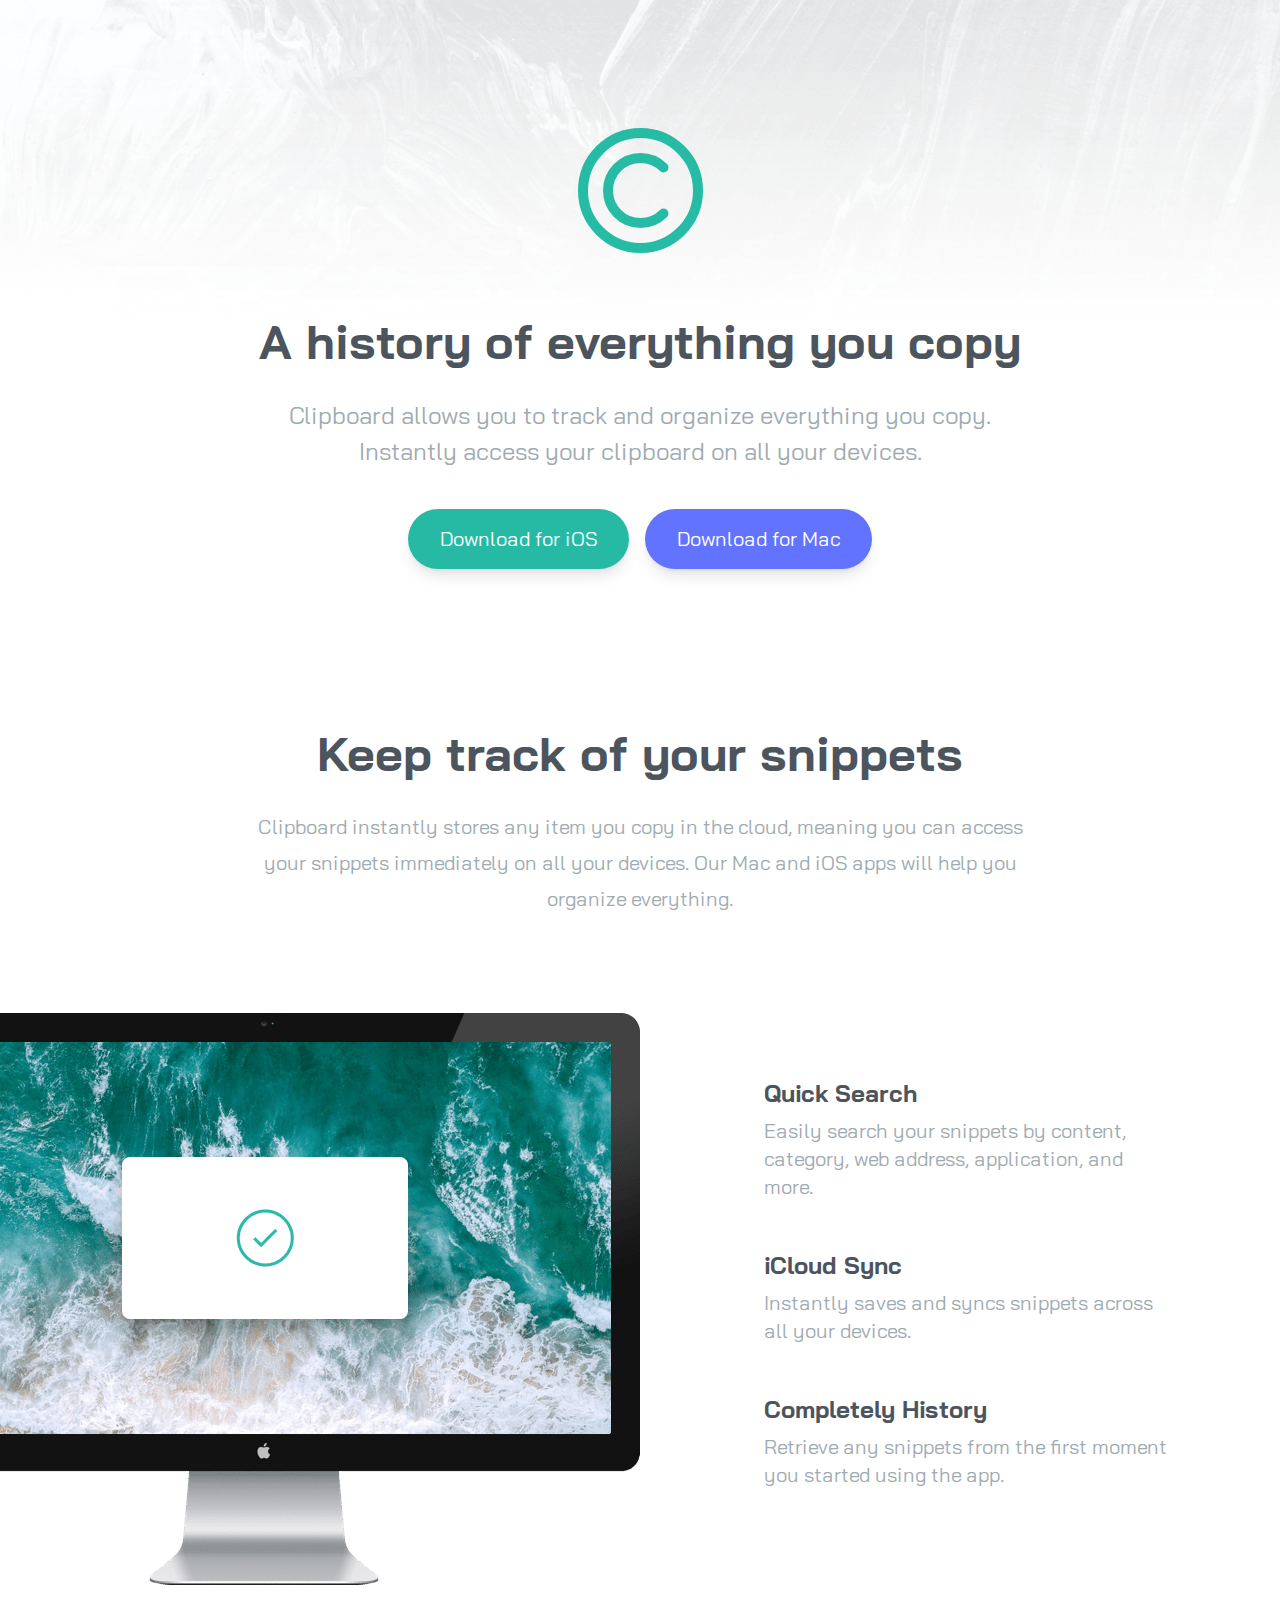
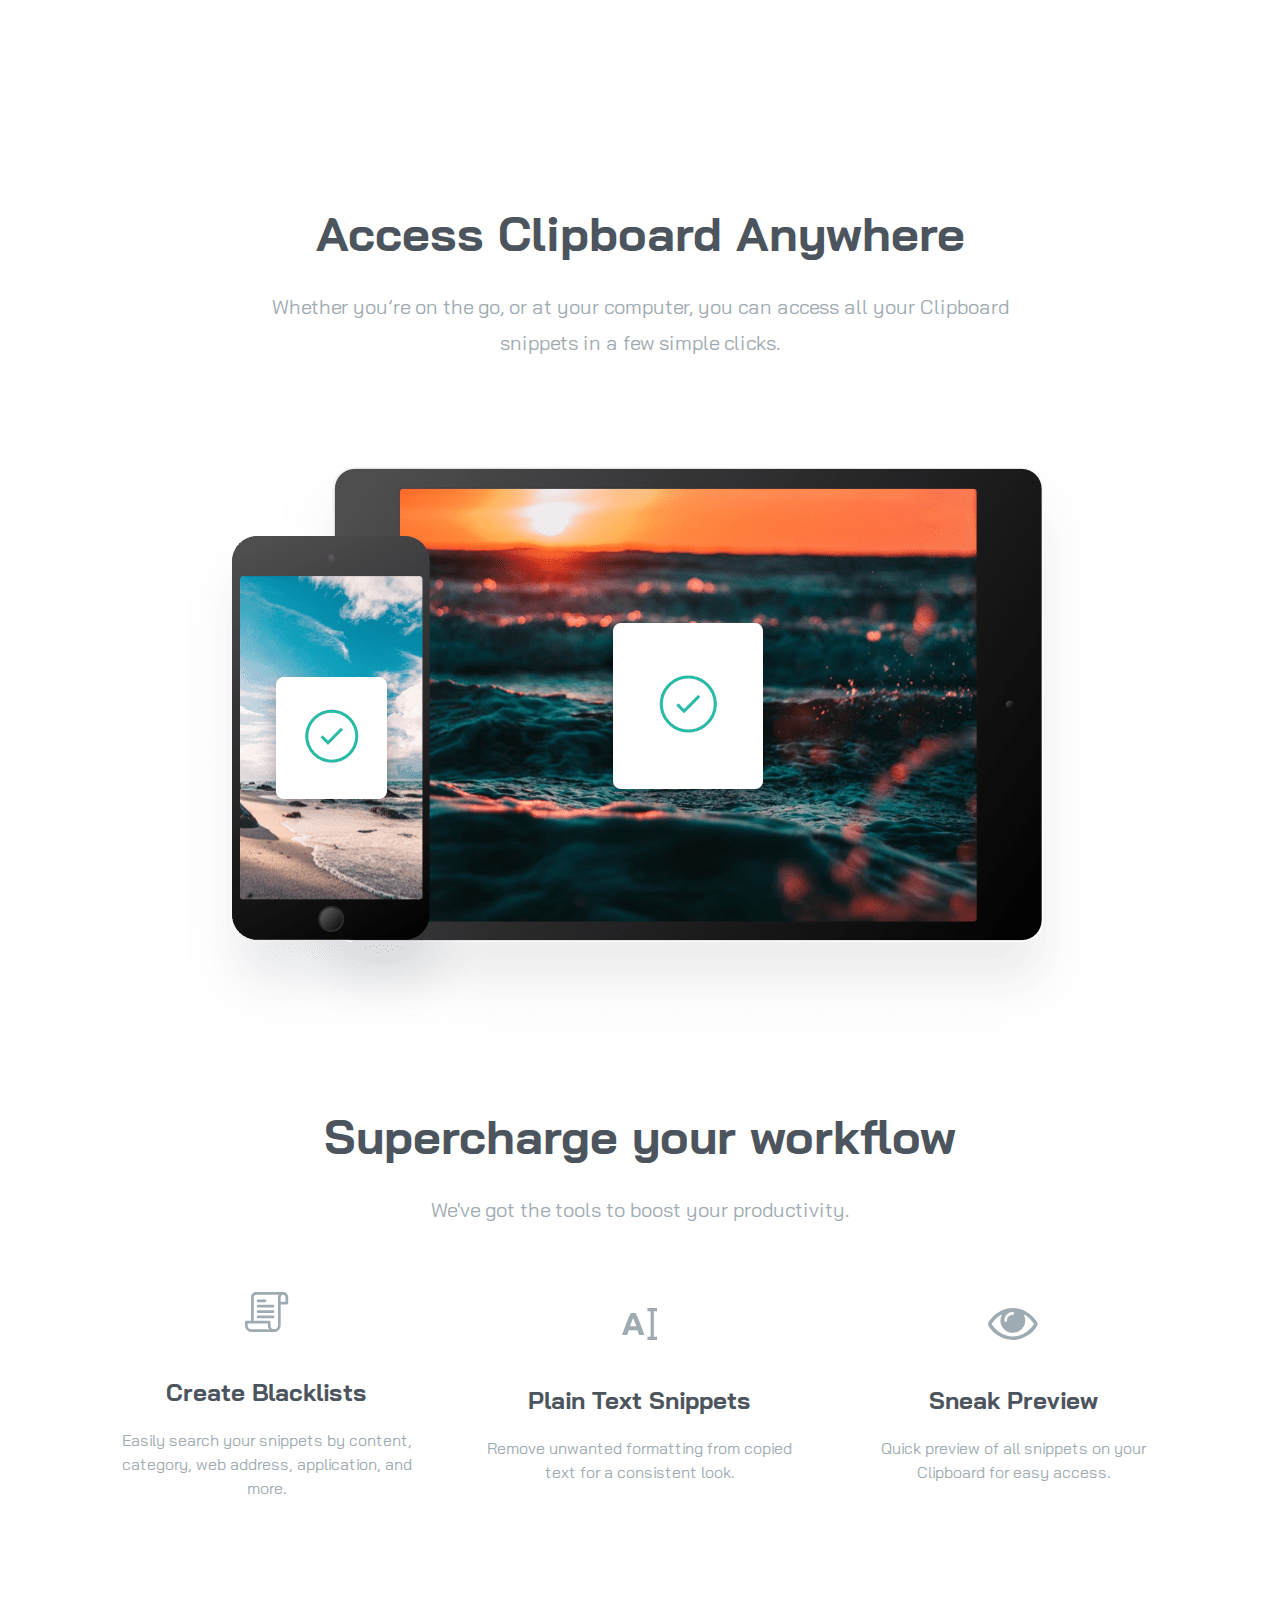
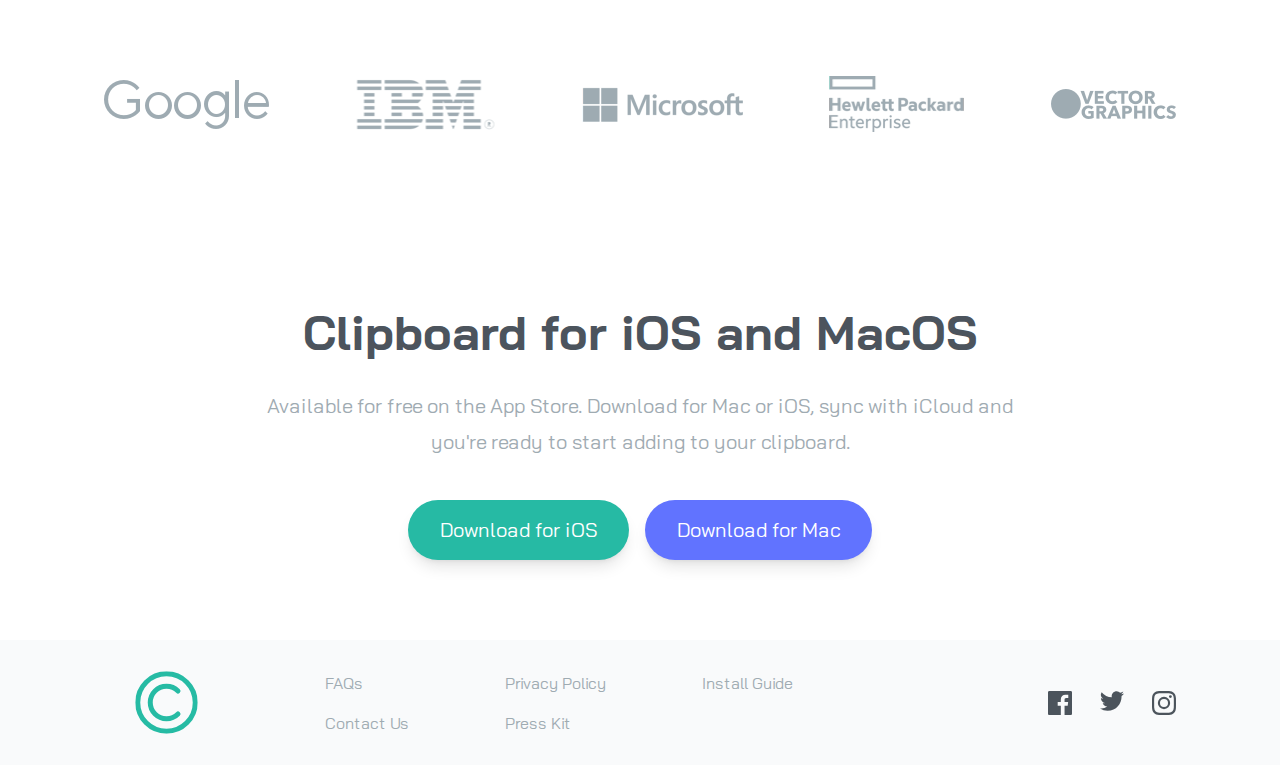
<file: clipboardProject/index.html>
<!DOCTYPE html>
<html lang="en">
  <head>
    <meta charset="UTF-8" />
    <meta http-equiv="X-UA-Compatible" content="IE=edge" />
    <meta name="viewport" content="width=device-width, initial-scale=1.0" />
    <link rel="preconnect" href="https://fonts.googleapis.com" />
    <link rel="preconnect" href="https://fonts.gstatic.com" crossorigin />
    <link
      href="https://fonts.googleapis.com/css2?family=Bai+Jamjuree:wght@400;600&display=swap"
      rel="stylesheet"
    />

    <link rel="stylesheet" href="css/style.css" />
    <title>Clipboard Website</title>
  </head>
  <body>
    <!-- Hero Section -->
    <section id="hero">
      <div class="section-container mb-40 pt-16">
        <img src="images/logo.svg" alt="" class="mx-auto my-16" />

        <h3>A history of everything you copy</h3>

        <p class="section-content mb-10 text-2xl">
          Clipboard allows you to track and organize everything you copy.
          Instantly access your clipboard on all your devices.
        </p>

        <!-- Button Container -->
        <div class="button-container">
          <a
            href="#"
            class="p-4 px-8 rounded-full shadow-lg bg-strongCyan duration-200 hover:opacity-80"
          >
            Download for iOS
          </a>
          <a
            href="#"
            class="p-4 px-8 rounded-full shadow-lg bg-lightBlue duration-200 hover:opacity-80"
          >
            Download for Mac
          </a>
        </div>
      </div>
    </section>

    <!-- Snippets Section -->
    <section id="snippets">
      <div class="section-container my-20">
        <h3>Keep track of your snippets</h3>
        <p class="section-content mb-24 text-xl">
          Clipboard instantly stores any item you copy in the cloud, meaning you
          can access your snippets immediately on all your devices. Our Mac and
          iOS apps will help you organize everything.
        </p>
      </div>
    </section>

    <!-- Features Section -->
    <section id="features">
      <div class="section-container my-20">
        <div class="relative flex flex-col md:flex-row md:space-x-32">
          <!-- Image -->
          <div class="md:w-1/2">
            <img
              src="images/image-computer.png"
              alt=""
              class="md:absolute top-0 right-[50%]"
            />
          </div>

          <!-- Items Container -->
          <div
            class="flex flex-col mt-16 mb-24 space-y-12 text-xl md:w-1/2 md:mb-60 md:text-left md:pl-16"
          >
            <!-- Item 1 -->
            <div>
              <h5>Quick Search</h5>
              <p class="max-w-md text-grayishBlue">
                Easily search your snippets by content, category, web address,
                application, and more.
              </p>
            </div>
            <!-- Item 2 -->
            <div>
              <h5>iCloud Sync</h5>
              <p class="max-w-md text-grayishBlue">
                Instantly saves and syncs snippets across all your devices.
              </p>
            </div>
            <!-- Item 3 -->
            <div>
              <h5>Completely History</h5>
              <p class="max-w-md text-grayishBlue">
                Retrieve any snippets from the first moment you started using
                the app.
              </p>
            </div>
          </div>
        </div>
      </div>
    </section>

    <!-- Access Anywhere Section -->
    <section id="access">
      <div class="section-container my-20">
        <h3>Access Clipboard Anywhere</h3>
        <p class="section-content mb-24 text-xl">
          Whether you’re on the go, or at your computer, you can access all your
          Clipboard snippets in a few simple clicks.
        </p>

        <img src="images/image-devices.png" alt="" class="mx-auto" />
      </div>
    </section>

    <!-- Supercharge Section -->
    <section id="supercharge">
      <div class="section-container my-20">
        <h3>Supercharge your workflow</h3>
        <p class="section-content mb-16 text-xl">
          We've got the tools to boost your productivity.
        </p>
        <!-- Items Container -->
        <div
          class="flex flex-col items-center justify-between space-y-16 md:flex-row md:space-y-0 md:space-x-12"
        >
          <!-- Item 1 -->
          <div class="flex flex-col items-center space-y-5">
            <img src="images/icon-blacklist.svg" alt="" class="mb-6" />
            <h5>Create Blacklists</h5>
            <p class="max-w-md text-grayishBlue">
              Easily search your snippets by content, category, web address,
              application, and more.
            </p>
          </div>

          <!-- Item 2 -->
          <div class="flex flex-col items-center space-y-5">
            <img src="images/icon-text.svg" alt="" class="mb-6" />
            <h5>Plain Text Snippets</h5>
            <p class="max-w-md text-grayishBlue">
              Remove unwanted formatting from copied text for a consistent look.
            </p>
          </div>

          <!-- Item 3 -->
          <div class="flex flex-col items-center space-y-5">
            <img src="images/icon-preview.svg" alt="" class="mb-6" />
            <h5>Sneak Preview</h5>
            <p class="max-w-md text-grayishBlue">
              Quick preview of all snippets on your Clipboard for easy access.
            </p>
          </div>
        </div>
      </div>
    </section>

    <!-- References Section -->
    <section id="references">
      <div
        class="flex flex-col items-center justify-between max-w-6xl px-10 mx-auto space-y-16 my-44 md:flex-row md:space-y-0"
      >
        <img src="images/logo-google.png" alt="" />
        <img src="images/logo-ibm.png" alt="" />
        <img src="images/logo-microsoft.png" alt="" />
        <img src="images/logo-hp.png" alt="" />
        <img src="images/logo-vector-graphics.png" alt="" />
      </div>
    </section>

    <!-- Bottom CTA Section -->
    <section id="bottom">
      <div class="section-container my-20">
        <h3>Clipboard for iOS and MacOS</h3>
        <p class="section-content mb-10 text-xl">
          Available for free on the App Store. Download for Mac or iOS, sync
          with iCloud and you're ready to start adding to your clipboard.
        </p>

        <!-- Button Container -->
        <div class="button-container">
          <a
            href="#"
            class="p-4 px-8 rounded-full shadow-lg bg-strongCyan duration-200 hover:opacity-80"
          >
            Download for iOS
          </a>
          <a
            href="#"
            class="p-4 px-8 rounded-full shadow-lg bg-lightBlue duration-200 hover:opacity-80"
          >
            Download for Mac
          </a>
        </div>
      </div>
    </section>

    <footer class="bg-gray-50">
      <div class="section-container">
        <div class="flex flex-col items-center justify-between md:flex-row">
          <!-- Image -->
          <img src="images/logo.svg" alt="" class="scale-50" />
          <!-- Container for Menus & Social -->
          <div
            class="flex flex-col items-center justify-between flex-1 mb-10 space-y-6 md:flex-row md:mb-0 md:space-y-0 text-grayishBlue"
          >
            <!-- Menus -->
            <div
              class="flex flex-col space-y-4 md:flex-row md:ml-24 md:space-x-24 md:space-y-0"
            >
              <!-- Menu 1 -->
              <div class="flex flex-col space-y-4 text-center md:text-left">
                <div><a href="#" class="hover:text-strongCyan">FAQs</a></div>
                <div>
                  <a href="#" class="hover:text-strongCyan">Contact Us</a>
                </div>
              </div>
              <!-- Menu 2 -->
              <div class="flex flex-col space-y-4 text-center md:text-left">
                <div>
                  <a href="#" class="hover:text-strongCyan">Privacy Policy</a>
                </div>
                <div>
                  <a href="#" class="hover:text-strongCyan">Press Kit</a>
                </div>
              </div>
              <!-- Menu 3 -->
              <div class="flex flex-col space-y-4 text-center md:text-left">
                <div>
                  <a href="#" class="hover:text-strongCyan">Install Guide</a>
                </div>
              </div>
            </div>

            <!-- Social Icons -->
            <div class="flex justify-between w-32 py-1">
              <a href="#"
                ><img
                  src="images/icon-facebook.svg"
                  alt=""
                  class="duration-200 ficon"
              /></a>
              <a href="#"
                ><img
                  src="images/icon-twitter.svg"
                  alt=""
                  class="duration-200 ficon"
              /></a>
              <a href="#"
                ><img
                  src="images/icon-instagram.svg"
                  alt=""
                  class="duration-200 ficon"
              /></a>
            </div>
          </div>
        </div>
      </div>
    </footer>
  </body>
</html>
</file>
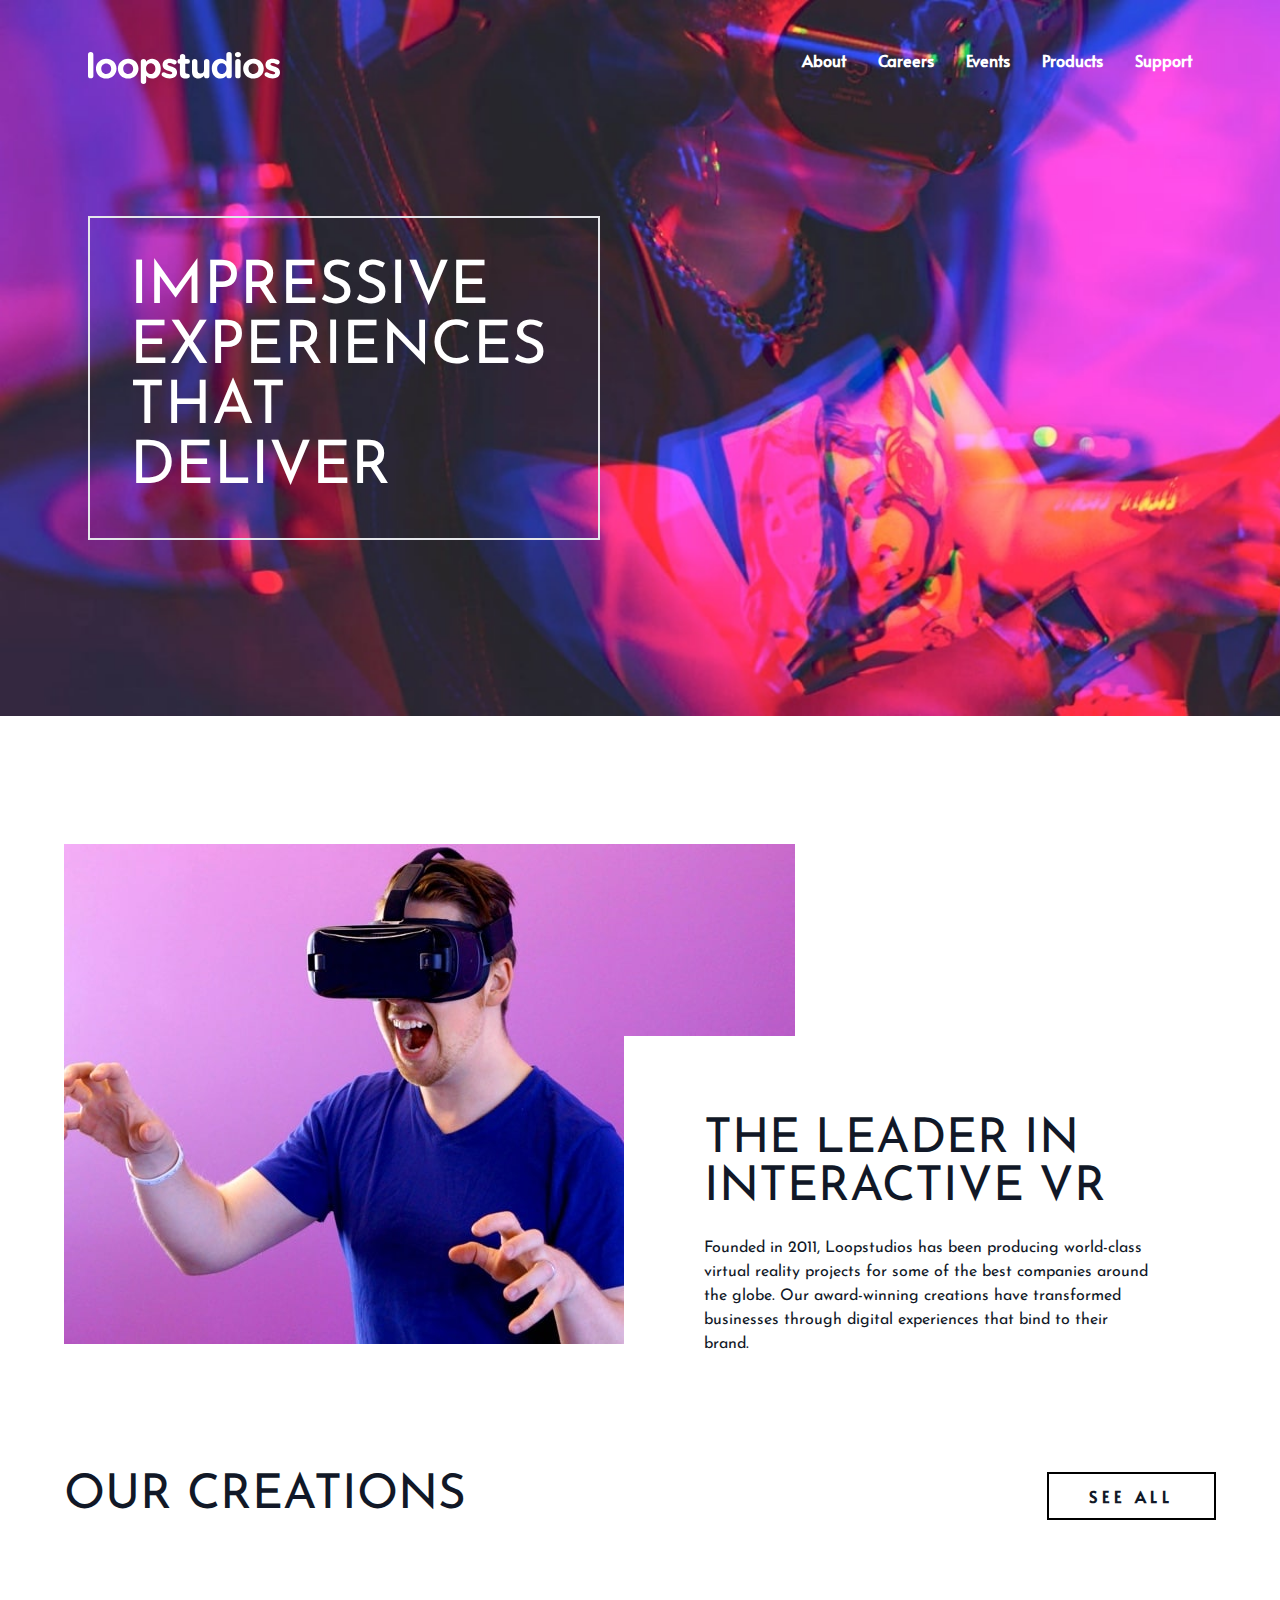
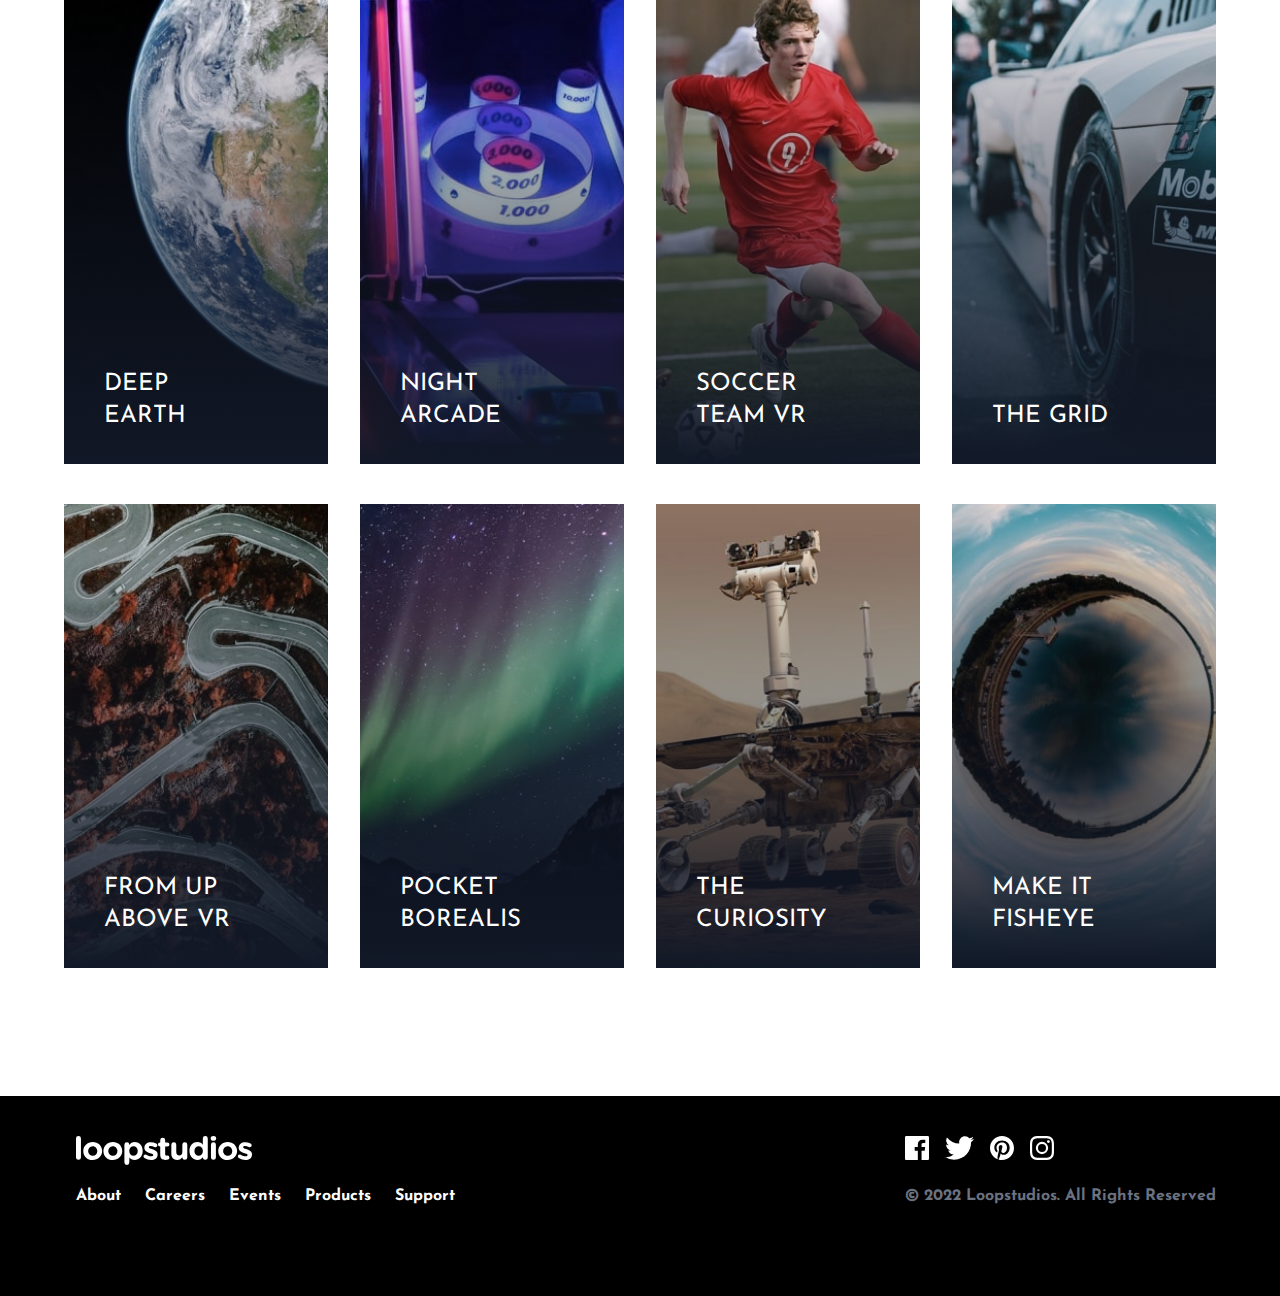
<file: loopstudiosFinal/index.html>
<!DOCTYPE html>
<html lang="en">
  <head>
    <meta charset="UTF-8" />
    <meta http-equiv="X-UA-Compatible" content="IE=edge" />
    <meta name="viewport" content="width=device-width, initial-scale=1.0" />
    <link rel="preconnect" href="https://fonts.googleapis.com" />
    <link rel="preconnect" href="https://fonts.gstatic.com" crossorigin />
    <link
      href="https://fonts.googleapis.com/css2?family=Alata&family=Josefin+Sans:wght@300&display=swap"
      rel="stylesheet"
    />
    <script src="js/script.js" defer></script>
    <link rel="stylesheet" href="css/style.css" />
    <title>Simple Tailwind Starter</title>
  </head>
  <body>
    <!-- Hero Section -->
    <section id="hero">
      <!-- Hero Container -->
      <div class="container max-w-6xl mx-auto px-6 py-12">
        <!-- Menu/Logo Container -->
        <nav class="flex items-center justify-between font-bold text-white">
          <!-- Logo -->
          <img src="images/logo.svg" alt="" />
          <!-- Menu -->
          <div class="hidden h-10 font-alata md:flex md:space-x-8">
            <div class="group">
              <a href="#">About</a>
              <div
                class="mx-2 group-hover:border-b group-hover:border-blue-50"
              ></div>
            </div>
            <div class="group">
              <a href="#">Careers</a>
              <div
                class="mx-2 group-hover:border-b group-hover:border-blue-50"
              ></div>
            </div>
            <div class="group">
              <a href="#">Events</a>
              <div
                class="mx-2 group-hover:border-b group-hover:border-blue-50"
              ></div>
            </div>
            <div class="group">
              <a href="#">Products</a>
              <div
                class="mx-2 group-hover:border-b group-hover:border-blue-50"
              ></div>
            </div>
            <div class="group">
              <a href="#">Support</a>
              <div
                class="mx-2 group-hover:border-b group-hover:border-blue-50"
              ></div>
            </div>
          </div>
          <!-- Hamburger Button -->
          <div class="md:hidden">
            <button
              id="menu-btn"
              type="button"
              class="z-40 block hamburger md:hidden focus:outline-none"
            >
              <span class="hamburger-top"></span>
              <span class="hamburger-middle"></span>
              <span class="hamburger-bottom"></span>
            </button>
          </div>

        </nav>

        <!-- Mobile Menu -->

        
        <div
          id="menu"
          class="absolute top-0 bottom-0 left-0 hidden flex-col self-end w-full min-h-screen py-1 pt-40 pl-12 space-y-3 text-lg text-white uppercase bg-black"
        >
          <a href="#" class="hover:text-pink-500">About</a>
          <a href="#" class="hover:text-pink-500">Careers</a>
          <a href="#" class="hover:text-pink-500">Events</a>
          <a href="#" class="hover:text-pink-500">Products</a>
          <a href="#" class="hover:text-pink-500">Support</a>
        </div>

        <div
          class="max-w-lg mt-32 mb-32 p-4 font-sans text-4xl md:text-6xl text-white uppercase border-2 md:p-10 md:m-32 md:mx-0 "
        >
          Impressive Experiences That Deliver
        </div>


      </div>
    </section>

    <!-- Feature Section -->
    <section id="feature">
      <!-- Feature Container -->
      <div
        class="relative container flex flex-col max-w-6xl mx-auto my-32 px-6 text-gray-900 md:flex-row md:px-0"
      >
        <!-- Image -->
        <img src="images/desktop/image-interactive.jpg" alt="" />

        <!-- Text Container -->
        <div
          class="top-48 pr-0 bg-white md:absolute md:right-0 md:py-20 md:pl-20"
        >
          <h2
            class="max-w-lg mx-auto mt-10 mb-6 font-sans text-4xl text-center text-gray-900 uppercase md:text-5xl md:mt-0 md:text-left"
          >
            The leader in interactive VR
          </h2>

          <p class="max-w-md mx-auto md:mx-0 md:text-left text-center">
            Founded in 2011, Loopstudios has been producing world-class virtual
            reality projects for some of the best companies around the globe.
            Our award-winning creations have transformed businesses through
            digital experiences that bind to their brand.
          </p>
        </div>

      </div>
    </section>

    <!-- Creations Section -->
    <section id="creations">
      <!-- Creations Container -->
      <div class="container max-w-6xl mx-auto my-32 px-6 text-gray-900 md:px-0">
        <!-- Creations Header -->
        <div class="flex justify-center mb-20 md:justify-between">
          <h2 class="text-4xl text-center uppercase md:text-left md:text-5xl">
            Our Creations
          </h2>

          <button class="hidden btn md:block">See All</button>
        </div>

        <!-- Items Container -->
        <div class="item-container">
          <!-- Item 1 -->
          <div class="group item">
            <!-- Desktop Image -->
            <img
              src="images/desktop/image-deep-earth.jpg"
              alt=""
              class="hidden w-full duration-200 md:block group-hover:scale-110"
            />
            <!-- Mobile Image -->
            <img
              src="images/mobile/image-deep-earth.jpg"
              alt=""
              class="w-full md:hidden"
            />
            <!-- Item Gradient -->
            <div class="item-gradient"></div>
            <!-- Item Text -->
            <h5>Deep Earth</h5>
          </div>

          <!-- Item 2 -->
          <div class="group item">
            <!-- Desktop Image -->
            <img
              src="images/desktop/image-night-arcade.jpg"
              alt=""
              class="hidden w-full duration-200 md:block group-hover:scale-110"
            />
            <!-- Mobile Image -->
            <img
              src="images/mobile/image-night-arcade.jpg"
              alt=""
              class="w-full md:hidden"
            />
            <!-- Item Gradient -->
            <div class="item-gradient"></div>
            <!-- Item Text -->
            <h5>Night Arcade</h5>
          </div>

          <!-- Item 3 -->
          <div class="group item">
            <!-- Desktop Image -->
            <img
              src="images/desktop/image-soccer-team.jpg"
              alt=""
              class="hidden w-full duration-200 md:block group-hover:scale-110"
            />
            <!-- Mobile Image -->
            <img
              src="images/mobile/image-soccer-team.jpg"
              alt=""
              class="w-full md:hidden"
            />
            <!-- Item Gradient -->
            <div class="item-gradient"></div>
            <!-- Item Text -->
            <h5>Soccer Team VR</h5>
          </div>

          <!-- Item 4 -->
          <div class="group item">
            <!-- Desktop Image -->
            <img
              src="images/desktop/image-grid.jpg"
              alt=""
              class="hidden w-full duration-200 md:block group-hover:scale-110"
            />
            <!-- Mobile Image -->
            <img
              src="images/mobile/image-grid.jpg"
              alt=""
              class="w-full md:hidden"
            />
            <!-- Item Gradient -->
            <div class="item-gradient"></div>
            <!-- Item Text -->
            <h5>The Grid</h5>
          </div>
        </div>

        <!-- Item Container 2 -->
        <div class="item-container mt-10">
          <!-- Item 1 -->
          <div class="group item">
            <!-- Desktop Image -->
            <img
              src="images/desktop/image-from-above.jpg"
              alt=""
              class="hidden w-full duration-200 md:block group-hover:scale-110"
            />
            <!-- Mobile Image -->
            <img
              src="images/mobile/image-from-above.jpg"
              alt=""
              class="w-full md:hidden"
            />
            <!-- Item Gradient -->
            <div class="item-gradient"></div>
            <!-- Item Text -->
            <h5>From Up Above VR</h5>
          </div>

          <!-- Item 2 -->
          <div class="group item">
            <!-- Desktop Image -->
            <img
              src="images/desktop/image-pocket-borealis.jpg"
              alt=""
              class="hidden w-full duration-200 md:block group-hover:scale-110"
            />
            <!-- Mobile Image -->
            <img
              src="images/mobile/image-pocket-borealis.jpg"
              alt=""
              class="w-full md:hidden"
            />
            <!-- Item Gradient -->
            <div class="item-gradient"></div>
            <!-- Item Text -->
            <h5>Pocket Borealis</h5>
          </div>

          <!-- Item 3 -->
          <div class="group item">
            <!-- Desktop Image -->
            <img
              src="images/desktop/image-curiosity.jpg"
              alt=""
              class="hidden w-full duration-200 md:block group-hover:scale-110"
            />
            <!-- Mobile Image -->
            <img
              src="images/mobile/image-curiosity.jpg"
              alt=""
              class="w-full md:hidden"
            />
            <!-- Item Gradient -->
            <div class="item-gradient"></div>
            <!-- Item Text -->
            <h5>The Curiosity</h5>
          </div>

          <!-- Item 4 -->
          <div class="group item">
            <!-- Desktop Image -->
            <img
              src="images/desktop/image-fisheye.jpg"
              alt=""
              class="hidden w-full duration-200 md:block group-hover:scale-110"
            />
            <!-- Mobile Image -->
            <img
              src="images/mobile/image-fisheye.jpg"
              alt=""
              class="w-full md:hidden"
            />
            <!-- Item Gradient -->
            <div class="item-gradient"></div>
            <!-- Item Text -->
            <h5>Make It Fisheye</h5>
          </div>
        </div>
        <!-- Bottom Button Container -->
        <div class="flex justify-center mt-10 md:hidden">
          <button class="btn w-full md:hidden">See All</button>
        </div>
      </div>
    </section>

    <footer class="bg-black">
      <!-- Container -->
      <div class="container max-w-6xl py-10 mx-auto">
        <!-- Footer Flex Container -->
        <div
          class="flex flex-col items-center mb-8 space-y-6 md:flex-row md:space-y-0 md:justify-between md:items-start"
        >
          <!-- Menu & Logo Container -->
          <div
            class="flex flex-col items-center space-y-8 md:items-start md:space-y-4"
          >
            <!-- Logo -->
            <div class="h-8">
              <img src="images/logo.svg" alt="" class="w-44 md:ml-3" />
            </div>
            <!-- Menu Container -->
            <div
              class="flex flex-col items-center space-y-4 font-bold text-white md:flex-row md:space-y-0 md:space-x-6 md:ml-3"
            >
              <!-- Item 1 -->
              <div class="h-10 group">
                <a href="#">About</a>
                <div
                  class="mx-2 group-hover:border-b group-hover:border-blue-50"
                ></div>
              </div>
              <!-- Item 2 -->
              <div class="h-10 group">
                <a href="#">Careers</a>
                <div
                  class="mx-2 group-hover:border-b group-hover:border-blue-50"
                ></div>
              </div>
              <!-- Item 3 -->
              <div class="h-10 group">
                <a href="#">Events</a>
                <div
                  class="mx-2 group-hover:border-b group-hover:border-blue-50"
                ></div>
              </div>
              <!-- Item 4 -->
              <div class="h-10 group">
                <a href="#">Products</a>
                <div
                  class="mx-2 group-hover:border-b group-hover:border-blue-50"
                ></div>
              </div>
              <!-- Item 5 -->
              <div class="h-10 group">
                <a href="#">Support</a>
                <div
                  class="mx-2 group-hover:border-b group-hover:border-blue-50"
                ></div>
              </div>
            </div>
          </div>

          <!-- Social & Copy Container -->
          <div
            class="flex flex-col items-start justify-between space-y-4 text-gray-500"
          >
            <!-- icons Container -->
            <div
              class="flex items-center justify-center mx-auto space-x-4 md:justify-end md:mx-0"
            >
              <!-- Icon 1 -->
              <div class="h-8 group">
                <a href="#">
                  <img src="images/icon-facebook.svg" alt="" class="h-6" />
                </a>
              </div>
              <!-- Icon 2 -->
              <div class="h-8 group">
                <a href="#">
                  <img src="images/icon-twitter.svg" alt="" class="h-6" />
                </a>
              </div>
              <!-- Icon 3 -->
              <div class="h-8 group">
                <a href="#">
                  <img src="images/icon-pinterest.svg" alt="" class="h-6" />
                </a>
              </div>
              <!-- Icon 4 -->
              <div class="h-8 group">
                <a href="#">
                  <img src="images/icon-instagram.svg" alt="" class="h-6" />
                </a>
              </div>
            </div>

            <!-- Copy -->
            <div class="font-bold">
              &copy; 2022 Loopstudios. All Rights Reserved
            </div>
          </div>
        </div>
      </div>
    </footer>
  </body>
</html>
</file>
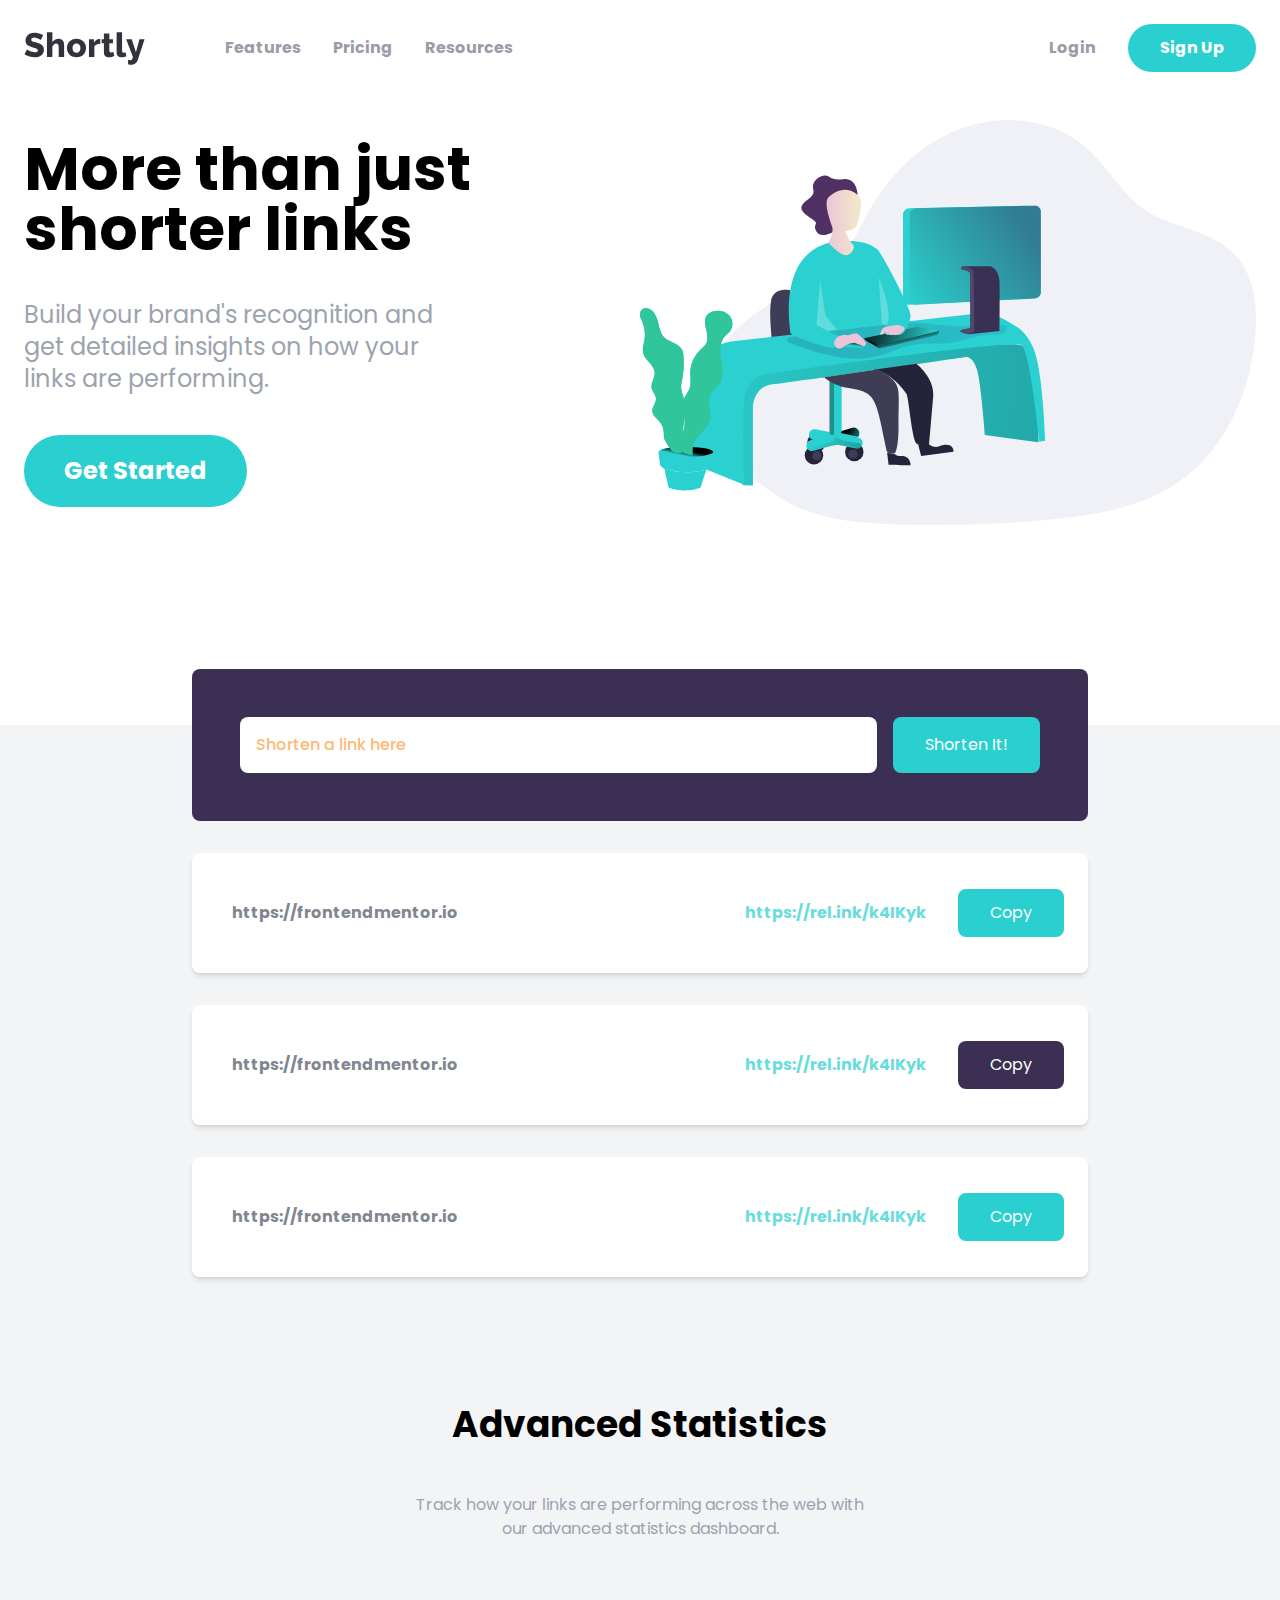
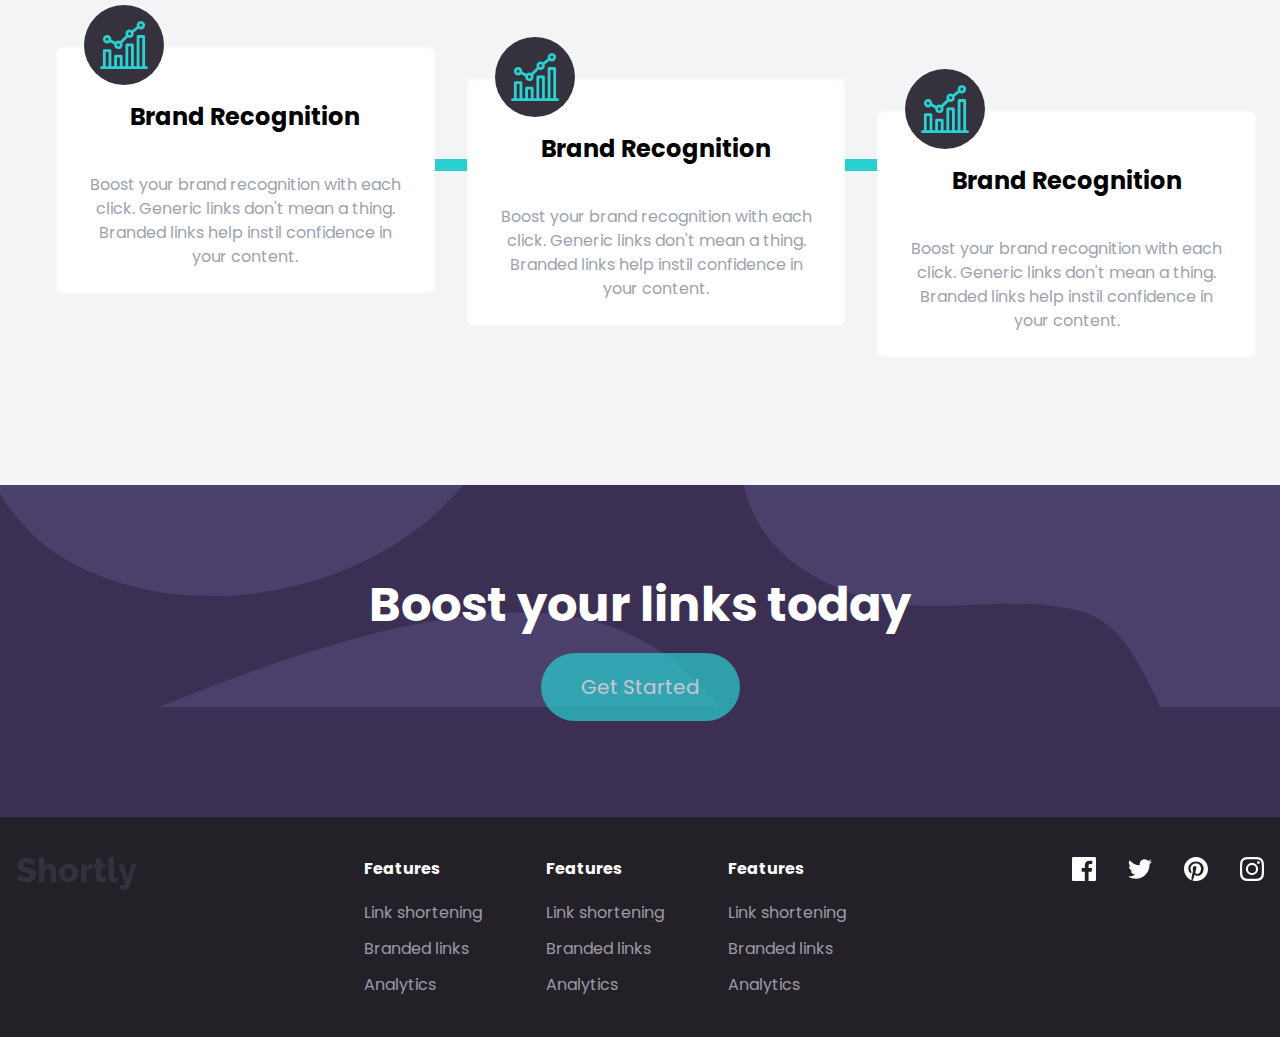
<file: shortly/index.html>
<!DOCTYPE html>
<html lang="en">
  <head>
    <meta charset="UTF-8" />
    <meta http-equiv="X-UA-Compatible" content="IE=edge" />
    <meta name="viewport" content="width=device-width, initial-scale=1.0" />
    <link rel="stylesheet" href="./css/style.css">
    <link rel="shortcut icon" type="image/png" href="images/favicon-32x32.png"/>
    <link rel="preconnect" href="https://fonts.googleapis.com" />
    <link rel="preconnect" href="https://fonts.gstatic.com" crossorigin />
    <link href="https://fonts.googleapis.com/css2?family=Alata&family=Poppins:wght@400;500;700&display=swap" rel="stylesheet"/>
    <script src="./Js/index.js" defer></script>
    <title>Shortly</title>
  </head>
  <body>

    <!--Nav-->
    
    <nav class="relative p-6 mx-auto">
      <!-- Nav flex container -->
       <div class="flex items-center justify-between">
        <!--Left icon/menu-->
        <div class="flex items-center space-x-20">
          <!--Logo menu-->
          <img src="./images/logo.svg" alt="nav logo" class="cursor-pointer">

          <!--Left menu items-->

          <div class="items-center space-x-8 hidden lg:flex">
             <a href="#" class="text-grayishViolet hover:text-veryDarkViolet duration-200 hover:-translate-y-0.5 font-bold">Features</a>
             <a href="#" class="text-grayishViolet hover:text-veryDarkViolet duration-200 hover:-translate-y-0.5 font-bold">Pricing</a>
             <a href="#" class="text-grayishViolet hover:text-veryDarkViolet duration-200 hover:-translate-y-0.5 font-bold">Resources</a>
          </div>

        </div>

        <!-- Right content login/signup -->
         <div class="items-center space-x-8 hidden lg:flex">
          <!--login-->
          <p class="text-grayishViolet hover:text-veryDarkViolet duration-200 hover:-translate-y-0.5 cursor-pointer font-bold">Login</p>

          <!--Sign Up-->
          <p class="px-8 cursor-pointer py-3 text-white font-bold rounded-full bg-cyan hover:opacity-70 duration-200 hover:-translate-y-0.5">Sign Up</p>
         </div>

         <!--@todo Hamburguer button-->

         <!-- Hamburger Button -->
         <div class="lg:hidden">
          <button
            id="menu-btn"
            type="button"
            class="z-40 block hamburger lg:hidden focus:outline-none"
          >
            <span class="hamburger-top"></span>
            <span class="hamburger-middle"></span>
            <span class="hamburger-bottom"></span>
          </button>
        </div>

       </div>
       <!--@todo Mobile menu-->

       <div id="menu" class="hidden  absolute left-6 flex-col right-6 top-20 bg-darkViolet mx-auto py-10 text-center rounded-lg z-100 px-8">
        <a href="#" class="w-full text-white font-bold mb-4 capitalize">Features</a>
        <a href="#" class="w-full text-white font-bold mb-4 capitalize">Pricing</a>
        <a href="#" class="w-full text-white font-bold  capitalize pb-6 border-b border-white">Resources</a>
        <a href="#" class="w-full text-white font-bold mb-8 pt-6 capitalize">Login</a>
        <a href="#" class="w-full text-white font-bold bg-cyan py-5 rounded-full capitalize">sign up</a>
       </div>


    </nav>

    <!--Hero section-->

    <section id="hero" class="p-6 flex flex-col-reverse  lg:flex-row md:space-y-0 items-center  md:justify-between">
      <!--Text container-->

      <div class="max-w-md flex flex-col items-center justify-center md:items-start text-center lg:text-left space-y-10">
        <h3 class="text-5xl font-bold md:text-6xl ">More than just shorter links</h3>
        <p class="text-gray-400 text-2xl">Build your brand's recognition and get detailed insights on how your links are performing.</p>
        <a href="#" class="py-5 px-10 text-white font-bold text-2xl rounded-full bg-cyan duration-200 hover:opacity-70 hover:-translate-y-0.5">Get Started</a>
      </div>


      <!--Image content-->
      <div class="md:w-180 lg:w-1/2 mb-24">
        <img src="./images/illustration-working.svg" alt="">
      </div>

      
    </section>

    <!--Shorten section-->
    <section id="shorten" class="p-6 bg-gray-100 mt-44 ">

      <!--section container-->

      <div class="max-w-4xl mx-auto flex flex-col space-y-8">

        <form id="link-form" class="relative -mt-20 w-full p-12 flex flex-col items-end space-y-6 md:space-y-0 md:flex-row md:justify-between  bg-darkViolet rounded-lg space-x-4">
          <!--link Input--> 
   
          <input id="link-input" type="text" class="w-full md:w-auto md:flex-1 p-4 placeholder:text-orange-300 text-gray-600 font-medium focus:outline-none rounded-lg duration-200 focus:-translate-y-0.5 " placeholder="Shorten a link here" >
   
          <!--Btn action-->
          <button class=" w-full md:w-auto text-white bg-cyan rounded-lg py-4 px-8 hover:opacity-70 duration-200 hover:-translate-y-0.5">Shorten It!</button>

          <!--Error Messages-->

          <div id="err-msg" class="absolute left-7 bottom-3 text-red text-sm italic">

          </div>



         </form>
   
         <!--shorten link 1-->
         <article class=" bg-white shadow-md hover:shadow-lg duration-200 flex justify-center items-center flex-col  md:justify-between space-y-2 md:flex-row md:space-y-0 py-4 px-6 md:py-8 rounded-lg">
           <!--Left link-->
           <div class="group md:p-4 cursor-pointer">
            <p class="text-gray-600 font-bold opacity-70 group-hover:opacity-100 duration-200 transition-all group-hover:-translate-y-0.5 group-hover:tracking-tight">https://frontendmentor.io</p>
           </div>
     
   
           <!--right link/btn-->
           <div class="flex flex-col space-y-2 md:space-y-0 items-center justify-center md:flex-row md:space-x-4">
            <div class="group md:p-4 cursor-pointer">
              <p class="text-cyan font-bold opacity-70 group-hover:opacity-100 duration-200 transition-all group-hover:-translate-y-0.5 group-hover:tracking-tight">https://rel.ink/k4IKyk</p>
             </div>

             <a href="#" class="py-3 px-8 bg-cyan text-white duration-200 transition-all hover:opacity-70 hover:-translate-y-0.5 rounded-lg ">Copy</a>
           </div>
   
   
         </article>

         <!--shorten link 2-->
         <article class=" bg-white shadow-md hover:shadow-lg duration-200 flex justify-center items-center flex-col  md:justify-between space-y-2 md:flex-row md:space-y-0 py-4 px-6 md:py-8 rounded-lg">
          <!--Left link-->
          <div class="group md:p-4 cursor-pointer">
           <p class="text-gray-600 font-bold opacity-70 group-hover:opacity-100 duration-200 transition-all group-hover:-translate-y-0.5 group-hover:tracking-tight">https://frontendmentor.io</p>
          </div>
    
  
          <!--right link/btn-->
          <div class="flex flex-col space-y-2 md:space-y-0 items-center justify-center md:flex-row md:space-x-4">
           <div class="group md:p-4 cursor-pointer">
             <p class="text-cyan font-bold opacity-70 group-hover:opacity-100 duration-200 transition-all group-hover:-translate-y-0.5 group-hover:tracking-tight">https://rel.ink/k4IKyk</p>
            </div>

            <a href="#" class="py-3 px-8 bg-darkViolet text-white duration-200 transition-all hover:opacity-70 hover:-translate-y-0.5 rounded-lg ">Copy</a>
          </div>
  
  
        </article>

        <!--shorten link 3-->
        <article class=" bg-white shadow-md hover:shadow-lg duration-200 flex justify-center items-center flex-col  md:justify-between space-y-2 md:flex-row md:space-y-0 py-4 px-6 md:py-8 rounded-lg">
          <!--Left link-->
          <div class="group md:p-4 cursor-pointer">
           <p class="text-gray-600 font-bold opacity-70 group-hover:opacity-100 duration-200 transition-all group-hover:-translate-y-0.5 group-hover:tracking-tight">https://frontendmentor.io</p>
          </div>
    
  
          <!--right link/btn-->
          <div class="flex flex-col space-y-2 md:space-y-0 items-center justify-center md:flex-row md:space-x-4">
           <div class="group md:p-4 cursor-pointer">
             <p class="text-cyan font-bold opacity-70 group-hover:opacity-100 duration-200 transition-all group-hover:-translate-y-0.5 group-hover:tracking-tight">https://rel.ink/k4IKyk</p>
            </div>

            <a href="#" class="py-3 px-8 bg-cyan text-white duration-200 transition-all hover:opacity-70 hover:-translate-y-0.5 rounded-lg ">Copy</a>
          </div>
  
  
        </article>
   
         

      </div>

    </section>

    <!--Stats section-->
    <section id="stats" class="bg-gray-100 p-6">
      <!--stats container-->
      <div class="py-20 mx-auto">
        <h5 class="text-4xl font-bold text-center mb-12">Advanced Statistics</h5>
        <p class="text-gray-400 max-w-xs mx-auto text-center md:max-w-md">Track how your links are performing across the web with our advanced statistics dashboard.</p>
      </div>
    </section>

    
    <!--Feature box section-->

    <section id="features" class="bg-gray-100 ">
      <!--Features container-->
      <div class=" px-6  pb-32 flex flex-col md:flex-row md:space-x-8 relative">
        <!--Horizontal line-->
        <div class="hidden absolute h-3 w-10/12 top-[26%] left-16 bg-cyan md:block"></div>

        <!--vertical line-->
        <div class="absolute h-3/4 w-3 left-1/2  bg-cyan md:hidden"></div>

        <!--Box 1-->

        <div class="feature-box">
          <!--image positioning-->
          <div class="absolute -top-11 left-1/2 -ml-9  md:left-16 lg:-top-10 md:-top-10">
            <!--image container-->
            <div class="w-20 h-20 flex items-center-justify-center bg-veryDarkBlue rounded-full p-4">
              <img src="images/icon-brand-recognition.svg" alt="icon brand">
            </div>
          </div>

          <h5 class="font-bold text-2xl text-center mb-10 mt-8 ">Brand Recognition
          </h5>
          <p class="text-gray-400 max-w-md mx-auto text-center">Boost your brand recognition with each click. Generic links don't mean a thing. Branded links help instil confidence in your content.</p>
          
        </div>

        <!--Box 2-->

        <div class="feature-box mt-28 md:mt-8">
          <!--image positioning-->
          <div class="absolute -top-11 left-1/2 -ml-9  md:left-16 lg:-top-10 md:-top-10">
            <!--image container-->
            <div class="w-20 h-20 flex items-center-justify-center bg-veryDarkBlue rounded-full p-4">
              <img src="images/icon-brand-recognition.svg" alt="icon brand">
            </div>
          </div>

          <h5 class="font-bold text-2xl text-center mb-10 mt-8">Brand Recognition
          </h5>
          <p class="text-gray-400 max-w-md mx-auto text-center">Boost your brand recognition with each click. Generic links don't mean a thing. Branded links help instil confidence in your content.</p>
          
        </div>

        <!--Box 3-->

        <div class="feature-box mt-28 md:mt-16">
          <!--image positioning-->
          <div class="absolute -top-11 left-1/2 -ml-9  md:left-16 lg:-top-10 md:-top-10">
            <!--image container-->
            <div class="w-20 h-20 flex items-center-justify-center bg-veryDarkBlue rounded-full p-4">
              <img src="images/icon-brand-recognition.svg" alt="icon brand">
            </div>
          </div>

          <h5 class="font-bold text-2xl text-center mb-10 mt-8">Brand Recognition
          </h5>
          <p class="text-gray-400 max-w-md mx-auto text-center">Boost your brand recognition with each click. Generic links don't mean a thing. Branded links help instil confidence in your content.</p>
          
        </div>

         

        




      </div>
    </section>

    <!--CTA section-->

    <section id="cta" class="py-24 bg-darkViolet">

      <!--Cta container-->
      <div class="flex flex-col items-center justify-center space-y-6">
        <h3 class="text-4xl md:text-5xl  font-bold text-white text-center">Boost your links today</h3>
        <button class="py-5 px-10 text-white text-xl bg-cyan text-center rounded-full opacity-70 hover:opacity-100 duration-200 hover:-translate-y-0.5">
          Get Started
        </button>

      </div>

    </section>

    <!--footer container-->

    <footer class="bg-veryDarkViolet py-10 px-4">
      <!--Footer content-->

      <div class="w-full flex flex-col items-center justify-center space-y-16 md:flex-row md:items-start md:space-y-0 md:justify-between">

        <!--logo-->

        <img src="./images/logo.svg" alt="shorly logo" title="logo">

        <!--Menu container-->

        <div class="flex flex-col items-center justify-center space-y-16 md:space-y-0 md:flex-row  md:space-x-16">

          <!--item 1-->
          <div class="flex flex-col items-center justify-center md:items-start">
            <p class="mb-5 text-white font-bold">
              Features</p>
  
            <!--list container-->
            <div class="flex flex-col space-y-3 items-center justify-center md:items-start">
              <a href="#" class="footer-list">Link shortening</a>
              <a href="#" class="footer-list">Branded links</a>
              <a href="#" class="footer-list">Analytics</a>
            </div>
          </div>

          <!--item 2-->
          <div class="flex flex-col items-center justify-center md:items-start">
            <p class="mb-5 text-white font-bold">
              Features</p>
  
            <!--list container-->
            <div class="flex flex-col space-y-3 items-center justify-center md:items-start">
              <a href="#" class="footer-list hover:text-cyan duration-200">Link shortening</a>
              <a href="#" class="footer-list">Branded links</a>
              <a href="#" class="footer-list">Analytics</a>
            </div>
          </div>


          <!--item 3-->
          <div class="flex flex-col items-center justify-center md:items-start">
            <p class="mb-5 text-white font-bold">
              Features</p>
  
            <!--list container-->
            <div class="flex flex-col space-y-3 items-center justify-center md:items-start">
              <a href="#" class="footer-list">Link shortening</a>
              <a href="#" class="footer-list">Branded links</a>
              <a href="#" class="footer-list">Analytics</a>
            </div>
          </div>


           
          

        </div>

        <!--icons container-->

        <div class="flex flex-row space-x-8 items-center justify-center group">
          <a href="#"><img src="./images/icon-facebook.svg" alt="fc-icon" class="ficon"></a>
          <a href="#"><img src="./images/icon-twitter.svg" alt="tw-icon" class="ficon"></a>
          <a href="#"><img src="./images/icon-pinterest.svg" alt="pin-icon" class="ficon"></a>
          <a href="#"><img src="./images/icon-instagram.svg" alt="ins-icon" class="ficon"></a>
        </div>
      </div>
    </footer>
   


  </body>
</html>
</file>
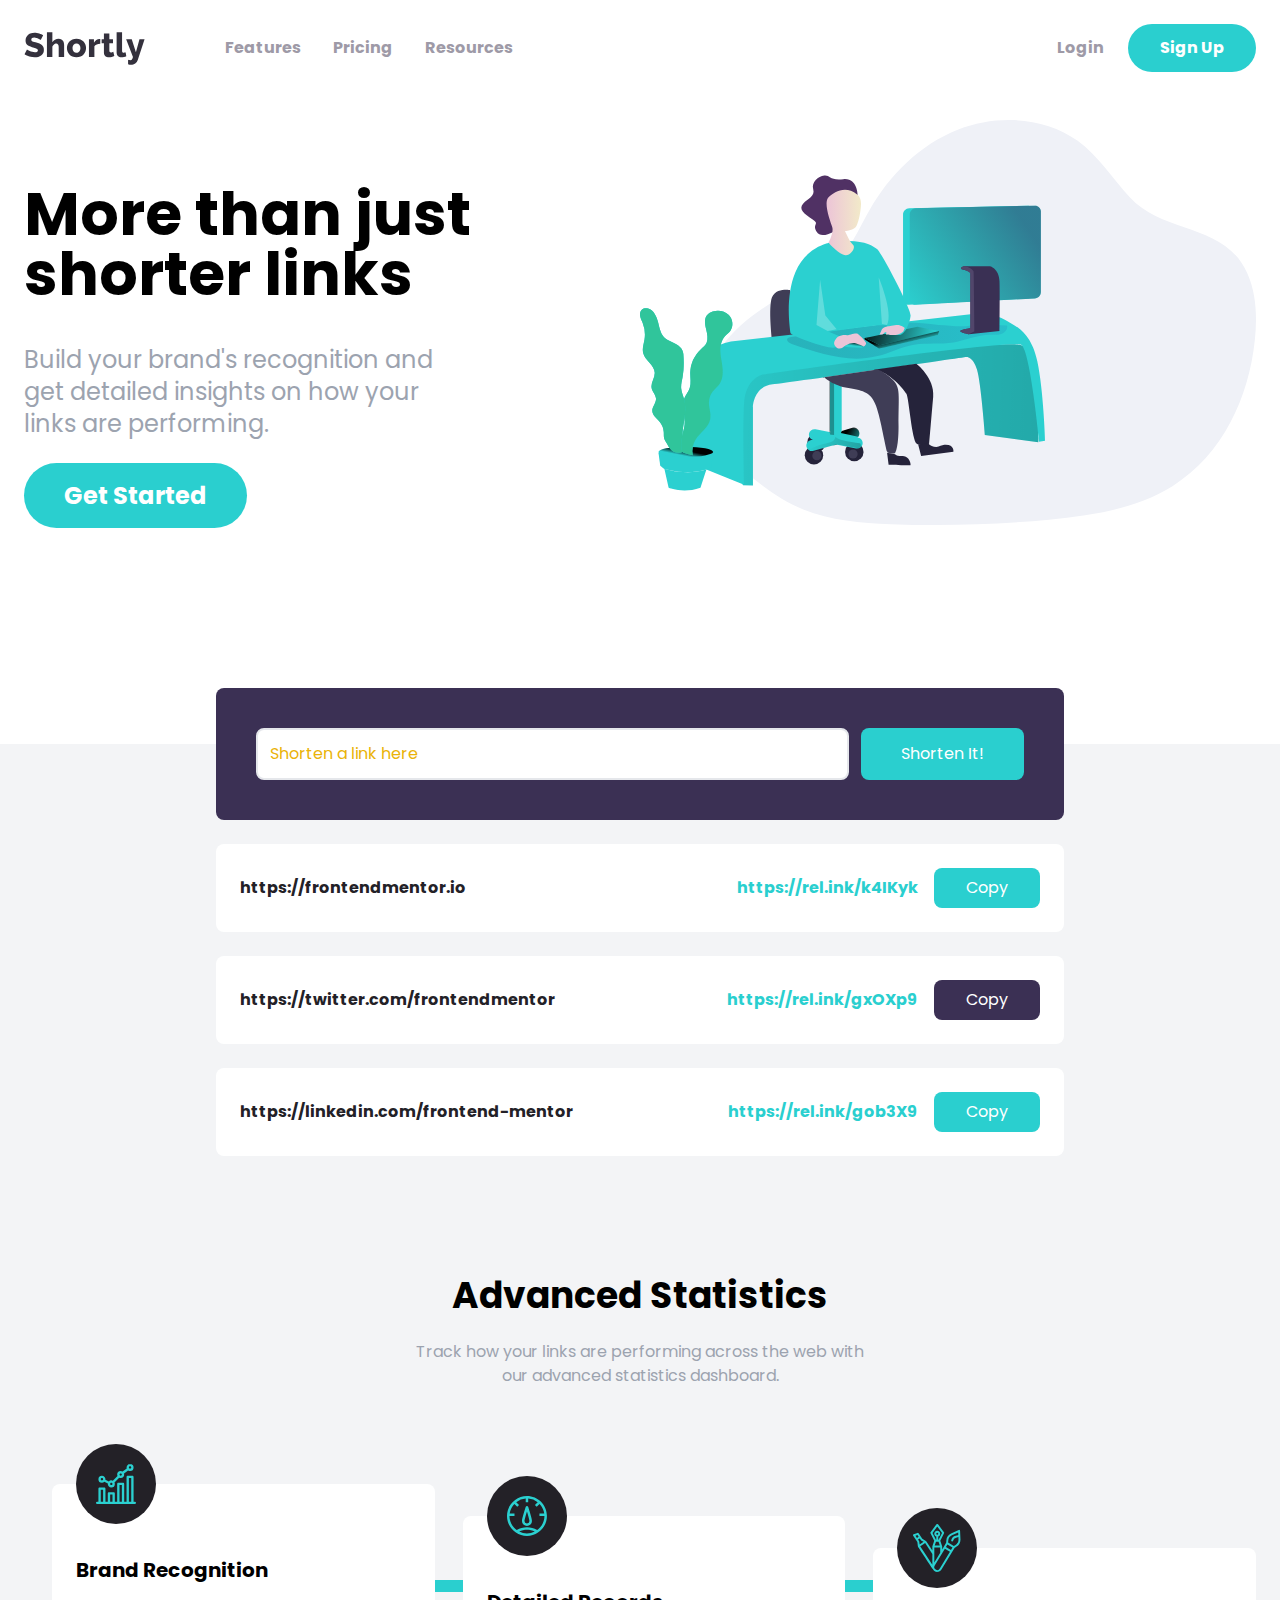
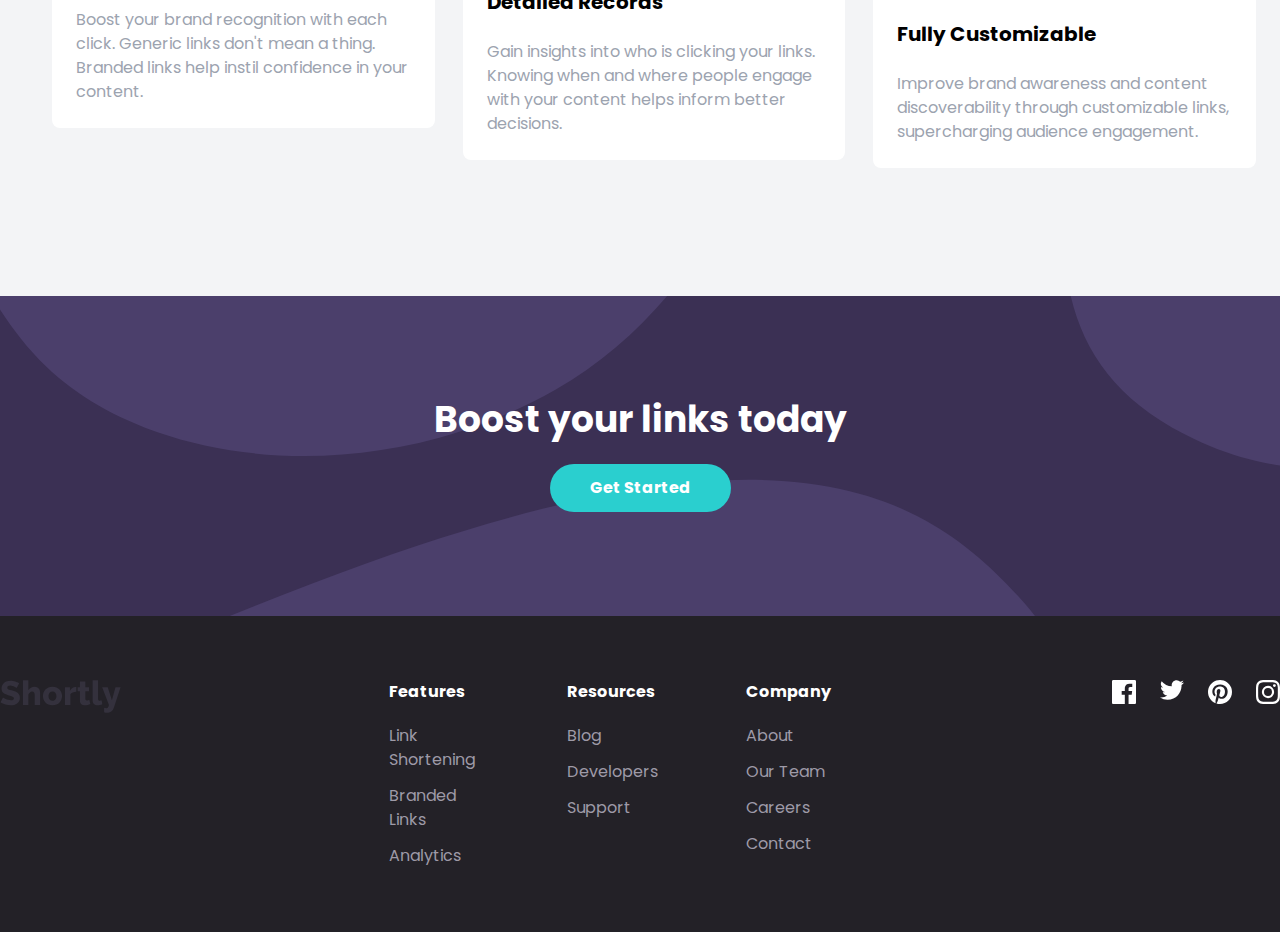
<file: shortlyFinal/index.html>
<!DOCTYPE html>
<html lang="en">
  <head>
    <meta charset="UTF-8" />
    <meta http-equiv="X-UA-Compatible" content="IE=edge" />
    <meta name="viewport" content="width=device-width, initial-scale=1.0" />
    <link
      rel="shortcut icon"
      type="image/png"
      href="images/favicon-32x32.png"
    />
    <link rel="preconnect" href="https://fonts.googleapis.com" />
    <link rel="preconnect" href="https://fonts.gstatic.com" crossorigin />
    <link
      href="https://fonts.googleapis.com/css2?family=Alata&family=Poppins:wght@400;500;700&display=swap"
      rel="stylesheet"
    />
    <link rel="stylesheet" href="css/style.css" />
    <script src="js/script.js" defer></script>
    <title>Shortly</title>
  </head>
  <body>
    <!-- Nav Container -->
    <nav class="relative container mx-auto p-6">
      <!-- Flex Container For All Items -->
      <div class="flex items-center justify-between">
        <!-- Flex Container For Logo/Menu -->
        <div class="flex items-center space-x-20">
          <!-- Logo -->
          <img src="images/logo.svg" alt="" />
          <!-- Left Menu -->
          <div class="hidden space-x-8 font-bold lg:flex">
            <a href="#" class="text-grayishViolet hover:text-veryDarkViolet"
              >Features</a
            >
            <a href="#" class="text-grayishViolet hover:text-veryDarkViolet"
              >Pricing</a
            >
            <a href="#" class="text-grayishViolet hover:text-veryDarkViolet"
              >Resources</a
            >
          </div>
        </div>

        <!-- Right Buttons Menu -->
        <div
          class="hidden items-center space-x-6 font-bold text-grayishViolet lg:flex"
        >
          <div class="hover:text-veryDarkViolet">Login</div>
          <a
            href="#"
            class="px-8 py-3 font-bold text-white bg-cyan rounded-full hover:opacity-70"
            >Sign Up</a
          >
        </div>

        <!-- Hamburger Button -->
        <button
          id="menu-btn"
          class="block hamburger lg:hidden focus:outline-none"
          type="button"
        >
          <span class="hamburger-top"></span>
          <span class="hamburger-middle"></span>
          <span class="hamburger-bottom"></span>
        </button>
      </div>

      <!-- Mobile Menu -->
      <div
        id="menu"
        class="absolute hidden p-6 rounded-lg bg-darkViolet left-6 right-6 top-20 z-100"
      >
        <div
          class="flex flex-col items-center justify-center w-full space-y-6 font-bold text-white rounded-sm"
        >
          <a href="#" class="w-full text-center">Features</a>
          <a href="#" class="w-full text-center">Pricing</a>
          <a href="#" class="w-full text-center">Resources</a>
          <a href="#" class="w-full pt-6 border-t border-gray-400 text-center"
            >Login</a
          >
          <a href="#" class="w-full py-3 text-center rounded-full bg-cyan"
            >Sign Up</a
          >
        </div>
      </div>
    </nav>

    <!-- Hero Section -->
    <section id="hero">
      <!-- Hero Container -->
      <div class="container flex flex-col-reverse mx-auto p-6 lg:flex-row">
        <!-- Content Container -->
        <div class="flex flex-col space-y-10 mb-44 lg:mt-16 lg:w-1/2 xl:mb-52">
          <h1
            class="text-5xl font-bold text-center lg:text-6xl lg:max-w-md lg:text-left"
          >
            More than just shorter links
          </h1>
          <p
            class="text-2xl text-center text-gray-400 lg:max-w-md lg:text-left"
          >
            Build your brand's recognition and get detailed insights on how your
            links are performing.
          </p>
          <div class="mx-auto lg:mx-0">
            <a
              href="#"
              class="py-5 px-10 text-2xl font-bold text-white bg-cyan rounded-full lg:py-4 hover:opacity-70"
              >Get Started</a
            >
          </div>
        </div>

        <!-- Image -->
        <div class="mb-24 mx-auto md:w-180 lg:mb-0 lg:w-1/2">
          <img src="images/illustration-working.svg" alt="" />
        </div>
      </div>
    </section>

    <!-- Shorten Section -->
    <section id="shorten" class="relative bg-gray-100">
      <!-- Shorten Container -->
      <div class="max-w-4xl mx-auto p-6 space-y-6">
        <!-- Form -->
        <form
          id="link-form"
          class="relative flex flex-col w-full p-10 -mt-20 space-y-4 bg-darkViolet rounded-lg md:flex-row md:space-y-0 md:space-x-3"
        >
          <input
            type="text"
            class="flex-1 p-3 border-2 rounded-lg placeholder-yellow-500 focus:outline-none"
            placeholder="Shorten a link here"
            id="link-input"
          />

          <button
            class="px-10 py-3 text-white bg-cyan rounded-lg hover:bg-cyanLight focus:outline-none md:py-2"
          >
            Shorten It!
          </button>

          <!-- Error Message -->
          <div
            id="err-msg"
            class="absolute left-7 bottom-3 text-red text-sm italic"
          ></div>
        </form>

        <!-- Link 1 -->
        <div
          class="flex flex-col items-center justify-between w-full p-6 bg-white rounded-lg md:flex-row"
        >
          <p class="font-bold text-center text-veryDarkViolet md:text-left">
            https://frontendmentor.io
          </p>

          <div
            class="flex flex-col items-center justify-end flex-1 space-x-4 space-y-2 md:flex-row md:space-y-0"
          >
            <div class="font-bold text-cyan">https://rel.ink/k4IKyk</div>
            <button
              class="p-2 px-8 text-white bg-cyan rounded-lg hover:opacity-70 focus:outline-none"
            >
              Copy
            </button>
          </div>
        </div>

        <!-- Link 2 -->
        <div
          class="flex flex-col items-center justify-between w-full p-6 bg-white rounded-lg md:flex-row"
        >
          <p class="font-bold text-center text-veryDarkViolet md:text-left">
            https://twitter.com/frontendmentor
          </p>

          <div
            class="flex flex-col items-center justify-end flex-1 space-x-4 space-y-2 md:flex-row md:space-y-0"
          >
            <div class="font-bold text-cyan">https://rel.ink/gxOXp9</div>
            <button
              class="p-2 px-8 text-white bg-darkViolet rounded-lg hover:opacity-70 focus:outline-none"
            >
              Copy
            </button>
          </div>
        </div>

        <!-- Link 3 -->
        <div
          class="flex flex-col items-center justify-between w-full p-6 bg-white rounded-lg md:flex-row"
        >
          <p class="font-bold text-center text-veryDarkViolet md:text-left">
            https://linkedin.com/frontend-mentor
          </p>

          <div
            class="flex flex-col items-center justify-end flex-1 space-x-4 space-y-2 md:flex-row md:space-y-0"
          >
            <div class="font-bold text-cyan">https://rel.ink/gob3X9</div>
            <button
              class="p-2 px-8 text-white bg-cyan rounded-lg hover:opacity-70 focus:outline-none"
            >
              Copy
            </button>
          </div>
        </div>
      </div>
    </section>

    <!-- Stats Section -->
    <section id="stats" class="py-24 bg-gray-100">
      <div class="container mx-auto px-3">
        <h2 class="text-4xl mb-6 font-bold text-center">Advanced Statistics</h2>
        <p class="max-w-xs mx-auto text-center text-gray-400 md:max-w-md">
          Track how your links are performing across the web with our advanced
          statistics dashboard.
        </p>
      </div>
    </section>

    <!-- Feature Box Section -->
    <section id="features" class="pb-32 bg-gray-100">
      <div
        class="relative container flex flex-col items-start px-6 mx-auto md:flex-row md:space-x-7"
      >
        <!-- Horizontal Line -->
        <div
          class="hidden absolute top-24 w-10/12 left-16 h-3 bg-cyan md:block"
        ></div>
        <!-- Vertical Line -->
        <div class="absolute w-2 left-1/2 h-full -ml-1 bg-cyan md:hidden"></div>

        <!-- Box 1 -->
        <div
          class="relative flex flex-col p-6 space-y-6 bg-white rounded-lg md:w-1/3"
        >
          <!-- Image Positioning -->
          <div class="absolute -ml-10 left-1/2 -top-10 md:left-16">
            <!-- Image Container For Background & Center -->
            <div
              class="flex items-center justify-center w-20 h-20 p-4 rounded-full bg-veryDarkViolet"
            >
              <img src="images/icon-brand-recognition.svg" alt="" />
            </div>
          </div>
          <h5
            class="pt-6 text-xl font-bold text-center capitalize md:text-left"
          >
            Brand Recognition
          </h5>
          <p class="text-center text-gray-400 md:text-left">
            Boost your brand recognition with each click. Generic links don't
            mean a thing. Branded links help instil confidence in your content.
          </p>
        </div>

        <!-- Box 2 -->
        <div
          class="relative flex flex-col mt-24 p-6 space-y-6 bg-white rounded-lg md:mt-8 md:w-1/3"
        >
          <!-- Image Positioning -->
          <div class="absolute -ml-10 left-1/2 -top-10 md:left-16">
            <!-- Image Container For Background & Center -->
            <div
              class="flex items-center justify-center w-20 h-20 p-4 rounded-full bg-veryDarkViolet"
            >
              <img src="images/icon-detailed-records.svg" alt="" />
            </div>
          </div>
          <h5
            class="pt-6 text-xl font-bold text-center capitalize md:text-left"
          >
            Detailed records
          </h5>
          <p class="text-center text-gray-400 md:text-left">
            Gain insights into who is clicking your links. Knowing when and
            where people engage with your content helps inform better decisions.
          </p>
        </div>

        <!-- Box 3 -->
        <div
          class="relative flex flex-col mt-24 p-6 space-y-6 bg-white rounded-lg md:mt-16 md:w-1/3"
        >
          <!-- Image Positioning -->
          <div class="absolute -ml-10 left-1/2 -top-10 md:left-16">
            <!-- Image Container For Background & Center -->
            <div
              class="flex items-center justify-center w-20 h-20 p-4 rounded-full bg-veryDarkViolet"
            >
              <img src="images/icon-fully-customizable.svg" alt="" />
            </div>
          </div>
          <h5
            class="pt-6 text-xl font-bold text-center capitalize md:text-left"
          >
            Fully customizable
          </h5>
          <p class="text-center text-gray-400 md:text-left">
            Improve brand awareness and content discoverability through
            customizable links, supercharging audience engagement.
          </p>
        </div>
      </div>
    </section>

    <!-- CTA Section -->
    <section id="cta" class="py-24 bg-darkViolet">
      <div class="flex flex-col p-2 space-y-6">
        <h5
          class="mx-auto space-y-10 text-4xl font-bold text-center text-white"
        >
          Boost your links today
        </h5>
        <button
          class="px-10 py-5 mx-auto text-2xl font-bold text-white rounded-full bg-cyan hover:bg-cyanLlight md:text-base md:py-3 focus:outline-none"
        >
          Get Started
        </button>
      </div>
    </section>

    <footer class="py-16 bg-veryDarkViolet">
      <div
        class="container flex flex-col items-center justify-between mx-auto space-y-16 md:flex-row md:space-y-0 md:items-start"
      >
        <!-- Logo -->
        <img src="images/logo.svg" alt="" />

        <!-- Menus Container -->
        <div
          class="flex flex-col space-y-16 md:space-x-20 md:flex-row md:space-y-0"
        >
          <!-- Menu 1 -->
          <div class="flex flex-col items-center w-full md:items-start">
            <div class="mb-5 font-bold text-white capitalize">Features</div>
            <div class="flex flex-col items-center space-y-3 md:items-start">
              <a href="#" class="capitalize text-grayishViolet hover:text-cyan"
                >Link shortening</a
              >
              <a href="#" class="capitalize text-grayishViolet hover:text-cyan"
                >Branded links</a
              >
              <a href="#" class="capitalize text-grayishViolet hover:text-cyan"
                >Analytics</a
              >
            </div>
          </div>

          <!-- Menu 2 -->
          <div class="flex flex-col items-center w-full md:items-start">
            <div class="mb-5 font-bold text-white capitalize">Resources</div>
            <div class="flex flex-col items-center space-y-3 md:items-start">
              <a href="#" class="capitalize text-grayishViolet hover:text-cyan"
                >Blog</a
              >
              <a href="#" class="capitalize text-grayishViolet hover:text-cyan"
                >Developers</a
              >
              <a href="#" class="capitalize text-grayishViolet hover:text-cyan"
                >Support</a
              >
            </div>
          </div>

          <!-- Menu 3 -->
          <div class="flex flex-col items-center w-full md:items-start">
            <div class="mb-5 font-bold text-white capitalize">Company</div>
            <div class="flex flex-col items-center space-y-3 md:items-start">
              <a href="#" class="capitalize text-grayishViolet hover:text-cyan"
                >About</a
              >
              <a href="#" class="capitalize text-grayishViolet hover:text-cyan"
                >Our Team</a
              >
              <a href="#" class="capitalize text-grayishViolet hover:text-cyan"
                >Careers</a
              >
              <a href="#" class="capitalize text-grayishViolet hover:text-cyan"
                >Contact</a
              >
            </div>
          </div>
        </div>

        <!-- Social Container -->
        <div class="flex space-x-6">
          <a href="#">
            <img src="images/icon-facebook.svg" alt="" class="ficon" />
          </a>
          <a href="#">
            <img src="images/icon-twitter.svg" alt="" class="ficon" />
          </a>
          <a href="#">
            <img src="images/icon-pinterest.svg" alt="" class="ficon" />
          </a>
          <a href="#">
            <img src="images/icon-instagram.svg" alt="" class="ficon" />
          </a>
        </div>
      </div>
    </footer>
  </body>
</html>
</file>
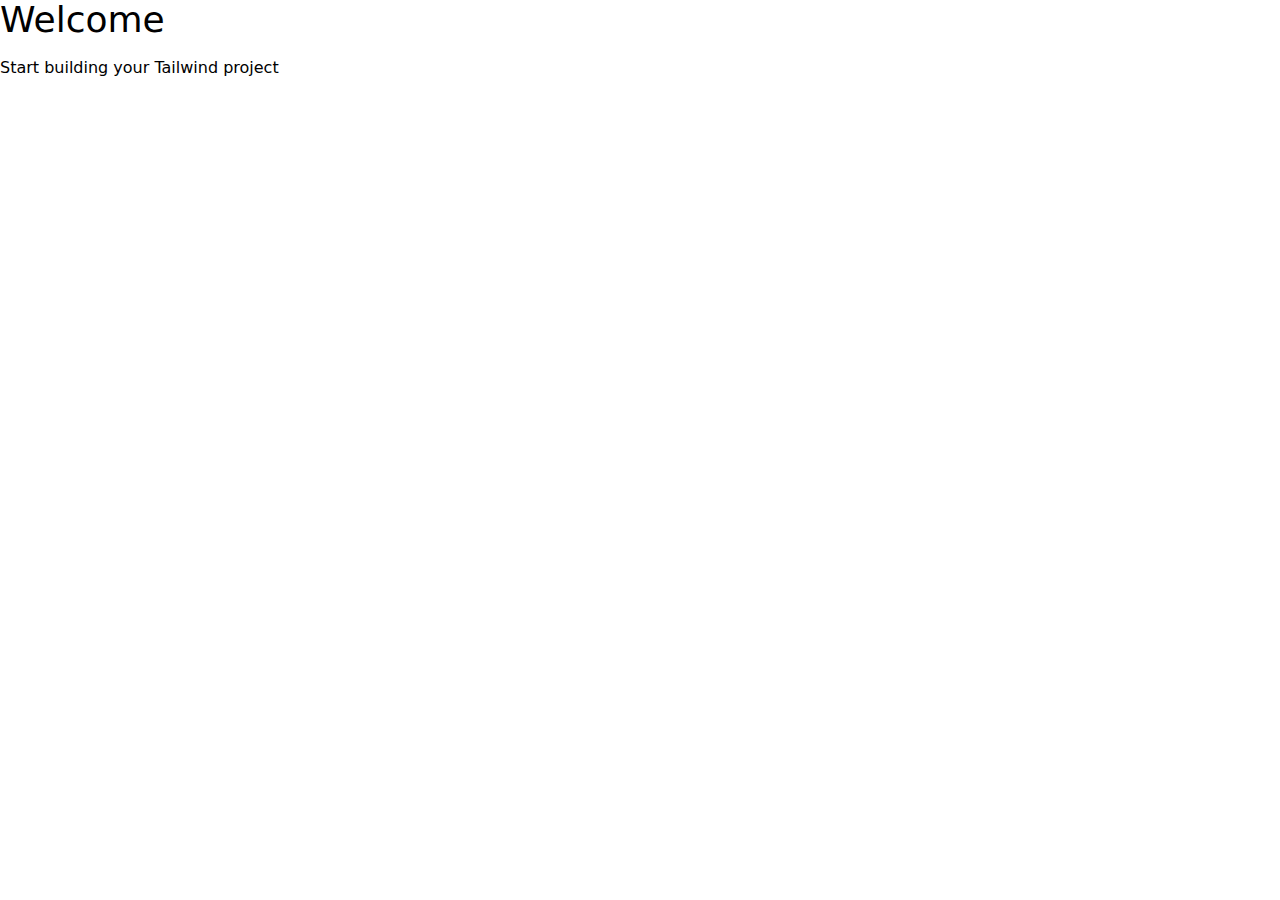
<file: simple-tailwind-starter/index.html>
<!DOCTYPE html>
<html lang="en">
  <head>
    <meta charset="UTF-8" />
    <meta http-equiv="X-UA-Compatible" content="IE=edge" />
    <meta name="viewport" content="width=device-width, initial-scale=1.0" />
    <link rel="stylesheet" href="css/style.css" />
    <title>Simple Tailwind Starter</title>
  </head>
  <body>
    <h1 class="text-4xl mb-4">Welcome</h1>
    <p>Start building your Tailwind project</p>
  </body>
</html>
</file>
<file: clipboardProject/css/style.css>
/*
! tailwindcss v3.4.3 | MIT License | https://tailwindcss.com
*/

/*
1. Prevent padding and border from affecting element width. (https://github.com/mozdevs/cssremedy/issues/4)
2. Allow adding a border to an element by just adding a border-width. (https://github.com/tailwindcss/tailwindcss/pull/116)
*/

*,
::before,
::after {
  box-sizing: border-box;
  /* 1 */
  border-width: 0;
  /* 2 */
  border-style: solid;
  /* 2 */
  border-color: #e5e7eb;
  /* 2 */
}

::before,
::after {
  --tw-content: '';
}

/*
1. Use a consistent sensible line-height in all browsers.
2. Prevent adjustments of font size after orientation changes in iOS.
3. Use a more readable tab size.
4. Use the user's configured `sans` font-family by default.
5. Use the user's configured `sans` font-feature-settings by default.
6. Use the user's configured `sans` font-variation-settings by default.
7. Disable tap highlights on iOS
*/

html,
:host {
  line-height: 1.5;
  /* 1 */
  -webkit-text-size-adjust: 100%;
  /* 2 */
  -moz-tab-size: 4;
  /* 3 */
  -o-tab-size: 4;
     tab-size: 4;
  /* 3 */
  font-family: Bai Jamjuree, sans-serif;
  /* 4 */
  font-feature-settings: normal;
  /* 5 */
  font-variation-settings: normal;
  /* 6 */
  -webkit-tap-highlight-color: transparent;
  /* 7 */
}

/*
1. Remove the margin in all browsers.
2. Inherit line-height from `html` so users can set them as a class directly on the `html` element.
*/

body {
  margin: 0;
  /* 1 */
  line-height: inherit;
  /* 2 */
}

/*
1. Add the correct height in Firefox.
2. Correct the inheritance of border color in Firefox. (https://bugzilla.mozilla.org/show_bug.cgi?id=190655)
3. Ensure horizontal rules are visible by default.
*/

hr {
  height: 0;
  /* 1 */
  color: inherit;
  /* 2 */
  border-top-width: 1px;
  /* 3 */
}

/*
Add the correct text decoration in Chrome, Edge, and Safari.
*/

abbr:where([title]) {
  -webkit-text-decoration: underline dotted;
          text-decoration: underline dotted;
}

/*
Remove the default font size and weight for headings.
*/

h1,
h2,
h3,
h4,
h5,
h6 {
  font-size: inherit;
  font-weight: inherit;
}

/*
Reset links to optimize for opt-in styling instead of opt-out.
*/

a {
  color: inherit;
  text-decoration: inherit;
}

/*
Add the correct font weight in Edge and Safari.
*/

b,
strong {
  font-weight: bolder;
}

/*
1. Use the user's configured `mono` font-family by default.
2. Use the user's configured `mono` font-feature-settings by default.
3. Use the user's configured `mono` font-variation-settings by default.
4. Correct the odd `em` font sizing in all browsers.
*/

code,
kbd,
samp,
pre {
  font-family: ui-monospace, SFMono-Regular, Menlo, Monaco, Consolas, "Liberation Mono", "Courier New", monospace;
  /* 1 */
  font-feature-settings: normal;
  /* 2 */
  font-variation-settings: normal;
  /* 3 */
  font-size: 1em;
  /* 4 */
}

/*
Add the correct font size in all browsers.
*/

small {
  font-size: 80%;
}

/*
Prevent `sub` and `sup` elements from affecting the line height in all browsers.
*/

sub,
sup {
  font-size: 75%;
  line-height: 0;
  position: relative;
  vertical-align: baseline;
}

sub {
  bottom: -0.25em;
}

sup {
  top: -0.5em;
}

/*
1. Remove text indentation from table contents in Chrome and Safari. (https://bugs.chromium.org/p/chromium/issues/detail?id=999088, https://bugs.webkit.org/show_bug.cgi?id=201297)
2. Correct table border color inheritance in all Chrome and Safari. (https://bugs.chromium.org/p/chromium/issues/detail?id=935729, https://bugs.webkit.org/show_bug.cgi?id=195016)
3. Remove gaps between table borders by default.
*/

table {
  text-indent: 0;
  /* 1 */
  border-color: inherit;
  /* 2 */
  border-collapse: collapse;
  /* 3 */
}

/*
1. Change the font styles in all browsers.
2. Remove the margin in Firefox and Safari.
3. Remove default padding in all browsers.
*/

button,
input,
optgroup,
select,
textarea {
  font-family: inherit;
  /* 1 */
  font-feature-settings: inherit;
  /* 1 */
  font-variation-settings: inherit;
  /* 1 */
  font-size: 100%;
  /* 1 */
  font-weight: inherit;
  /* 1 */
  line-height: inherit;
  /* 1 */
  letter-spacing: inherit;
  /* 1 */
  color: inherit;
  /* 1 */
  margin: 0;
  /* 2 */
  padding: 0;
  /* 3 */
}

/*
Remove the inheritance of text transform in Edge and Firefox.
*/

button,
select {
  text-transform: none;
}

/*
1. Correct the inability to style clickable types in iOS and Safari.
2. Remove default button styles.
*/

button,
input:where([type='button']),
input:where([type='reset']),
input:where([type='submit']) {
  -webkit-appearance: button;
  /* 1 */
  background-color: transparent;
  /* 2 */
  background-image: none;
  /* 2 */
}

/*
Use the modern Firefox focus style for all focusable elements.
*/

:-moz-focusring {
  outline: auto;
}

/*
Remove the additional `:invalid` styles in Firefox. (https://github.com/mozilla/gecko-dev/blob/2f9eacd9d3d995c937b4251a5557d95d494c9be1/layout/style/res/forms.css#L728-L737)
*/

:-moz-ui-invalid {
  box-shadow: none;
}

/*
Add the correct vertical alignment in Chrome and Firefox.
*/

progress {
  vertical-align: baseline;
}

/*
Correct the cursor style of increment and decrement buttons in Safari.
*/

::-webkit-inner-spin-button,
::-webkit-outer-spin-button {
  height: auto;
}

/*
1. Correct the odd appearance in Chrome and Safari.
2. Correct the outline style in Safari.
*/

[type='search'] {
  -webkit-appearance: textfield;
  /* 1 */
  outline-offset: -2px;
  /* 2 */
}

/*
Remove the inner padding in Chrome and Safari on macOS.
*/

::-webkit-search-decoration {
  -webkit-appearance: none;
}

/*
1. Correct the inability to style clickable types in iOS and Safari.
2. Change font properties to `inherit` in Safari.
*/

::-webkit-file-upload-button {
  -webkit-appearance: button;
  /* 1 */
  font: inherit;
  /* 2 */
}

/*
Add the correct display in Chrome and Safari.
*/

summary {
  display: list-item;
}

/*
Removes the default spacing and border for appropriate elements.
*/

blockquote,
dl,
dd,
h1,
h2,
h3,
h4,
h5,
h6,
hr,
figure,
p,
pre {
  margin: 0;
}

fieldset {
  margin: 0;
  padding: 0;
}

legend {
  padding: 0;
}

ol,
ul,
menu {
  list-style: none;
  margin: 0;
  padding: 0;
}

/*
Reset default styling for dialogs.
*/

dialog {
  padding: 0;
}

/*
Prevent resizing textareas horizontally by default.
*/

textarea {
  resize: vertical;
}

/*
1. Reset the default placeholder opacity in Firefox. (https://github.com/tailwindlabs/tailwindcss/issues/3300)
2. Set the default placeholder color to the user's configured gray 400 color.
*/

input::-moz-placeholder, textarea::-moz-placeholder {
  opacity: 1;
  /* 1 */
  color: #9ca3af;
  /* 2 */
}

input::placeholder,
textarea::placeholder {
  opacity: 1;
  /* 1 */
  color: #9ca3af;
  /* 2 */
}

/*
Set the default cursor for buttons.
*/

button,
[role="button"] {
  cursor: pointer;
}

/*
Make sure disabled buttons don't get the pointer cursor.
*/

:disabled {
  cursor: default;
}

/*
1. Make replaced elements `display: block` by default. (https://github.com/mozdevs/cssremedy/issues/14)
2. Add `vertical-align: middle` to align replaced elements more sensibly by default. (https://github.com/jensimmons/cssremedy/issues/14#issuecomment-634934210)
   This can trigger a poorly considered lint error in some tools but is included by design.
*/

img,
svg,
video,
canvas,
audio,
iframe,
embed,
object {
  display: block;
  /* 1 */
  vertical-align: middle;
  /* 2 */
}

/*
Constrain images and videos to the parent width and preserve their intrinsic aspect ratio. (https://github.com/mozdevs/cssremedy/issues/14)
*/

img,
video {
  max-width: 100%;
  height: auto;
}

/* Make elements with the HTML hidden attribute stay hidden by default */

[hidden] {
  display: none;
}

h3 {
  margin-bottom: 2rem;
  font-size: 2.25rem;
  line-height: 2.5rem;
  font-weight: 700;
  --tw-text-opacity: 1;
  color: hsl(210 10% 33% / var(--tw-text-opacity));
}

@media (min-width: 768px) {
  h3 {
    font-size: 3rem;
    line-height: 1;
  }
}

h5 {
  margin-bottom: 0.5rem;
  font-size: 1.5rem;
  line-height: 2rem;
  font-weight: 700;
  --tw-text-opacity: 1;
  color: hsl(210 10% 33% / var(--tw-text-opacity));
}

*, ::before, ::after {
  --tw-border-spacing-x: 0;
  --tw-border-spacing-y: 0;
  --tw-translate-x: 0;
  --tw-translate-y: 0;
  --tw-rotate: 0;
  --tw-skew-x: 0;
  --tw-skew-y: 0;
  --tw-scale-x: 1;
  --tw-scale-y: 1;
  --tw-pan-x:  ;
  --tw-pan-y:  ;
  --tw-pinch-zoom:  ;
  --tw-scroll-snap-strictness: proximity;
  --tw-gradient-from-position:  ;
  --tw-gradient-via-position:  ;
  --tw-gradient-to-position:  ;
  --tw-ordinal:  ;
  --tw-slashed-zero:  ;
  --tw-numeric-figure:  ;
  --tw-numeric-spacing:  ;
  --tw-numeric-fraction:  ;
  --tw-ring-inset:  ;
  --tw-ring-offset-width: 0px;
  --tw-ring-offset-color: #fff;
  --tw-ring-color: rgb(59 130 246 / 0.5);
  --tw-ring-offset-shadow: 0 0 #0000;
  --tw-ring-shadow: 0 0 #0000;
  --tw-shadow: 0 0 #0000;
  --tw-shadow-colored: 0 0 #0000;
  --tw-blur:  ;
  --tw-brightness:  ;
  --tw-contrast:  ;
  --tw-grayscale:  ;
  --tw-hue-rotate:  ;
  --tw-invert:  ;
  --tw-saturate:  ;
  --tw-sepia:  ;
  --tw-drop-shadow:  ;
  --tw-backdrop-blur:  ;
  --tw-backdrop-brightness:  ;
  --tw-backdrop-contrast:  ;
  --tw-backdrop-grayscale:  ;
  --tw-backdrop-hue-rotate:  ;
  --tw-backdrop-invert:  ;
  --tw-backdrop-opacity:  ;
  --tw-backdrop-saturate:  ;
  --tw-backdrop-sepia:  ;
  --tw-contain-size:  ;
  --tw-contain-layout:  ;
  --tw-contain-paint:  ;
  --tw-contain-style:  ;
}

::backdrop {
  --tw-border-spacing-x: 0;
  --tw-border-spacing-y: 0;
  --tw-translate-x: 0;
  --tw-translate-y: 0;
  --tw-rotate: 0;
  --tw-skew-x: 0;
  --tw-skew-y: 0;
  --tw-scale-x: 1;
  --tw-scale-y: 1;
  --tw-pan-x:  ;
  --tw-pan-y:  ;
  --tw-pinch-zoom:  ;
  --tw-scroll-snap-strictness: proximity;
  --tw-gradient-from-position:  ;
  --tw-gradient-via-position:  ;
  --tw-gradient-to-position:  ;
  --tw-ordinal:  ;
  --tw-slashed-zero:  ;
  --tw-numeric-figure:  ;
  --tw-numeric-spacing:  ;
  --tw-numeric-fraction:  ;
  --tw-ring-inset:  ;
  --tw-ring-offset-width: 0px;
  --tw-ring-offset-color: #fff;
  --tw-ring-color: rgb(59 130 246 / 0.5);
  --tw-ring-offset-shadow: 0 0 #0000;
  --tw-ring-shadow: 0 0 #0000;
  --tw-shadow: 0 0 #0000;
  --tw-shadow-colored: 0 0 #0000;
  --tw-blur:  ;
  --tw-brightness:  ;
  --tw-contrast:  ;
  --tw-grayscale:  ;
  --tw-hue-rotate:  ;
  --tw-invert:  ;
  --tw-saturate:  ;
  --tw-sepia:  ;
  --tw-drop-shadow:  ;
  --tw-backdrop-blur:  ;
  --tw-backdrop-brightness:  ;
  --tw-backdrop-contrast:  ;
  --tw-backdrop-grayscale:  ;
  --tw-backdrop-hue-rotate:  ;
  --tw-backdrop-invert:  ;
  --tw-backdrop-opacity:  ;
  --tw-backdrop-saturate:  ;
  --tw-backdrop-sepia:  ;
  --tw-contain-size:  ;
  --tw-contain-layout:  ;
  --tw-contain-paint:  ;
  --tw-contain-style:  ;
}

.relative {
  position: relative;
}

.right-\[50\%\] {
  right: 50%;
}

.top-0 {
  top: 0px;
}

.mx-auto {
  margin-left: auto;
  margin-right: auto;
}

.my-16 {
  margin-top: 4rem;
  margin-bottom: 4rem;
}

.my-20 {
  margin-top: 5rem;
  margin-bottom: 5rem;
}

.my-44 {
  margin-top: 11rem;
  margin-bottom: 11rem;
}

.mb-10 {
  margin-bottom: 2.5rem;
}

.mb-16 {
  margin-bottom: 4rem;
}

.mb-24 {
  margin-bottom: 6rem;
}

.mb-40 {
  margin-bottom: 10rem;
}

.mb-6 {
  margin-bottom: 1.5rem;
}

.mt-16 {
  margin-top: 4rem;
}

.flex {
  display: flex;
}

.w-32 {
  width: 8rem;
}

.max-w-6xl {
  max-width: 72rem;
}

.max-w-md {
  max-width: 28rem;
}

.flex-1 {
  flex: 1 1 0%;
}

.scale-50 {
  --tw-scale-x: .5;
  --tw-scale-y: .5;
  transform: translate(var(--tw-translate-x), var(--tw-translate-y)) rotate(var(--tw-rotate)) skewX(var(--tw-skew-x)) skewY(var(--tw-skew-y)) scaleX(var(--tw-scale-x)) scaleY(var(--tw-scale-y));
}

.flex-col {
  flex-direction: column;
}

.items-center {
  align-items: center;
}

.justify-between {
  justify-content: space-between;
}

.space-y-12 > :not([hidden]) ~ :not([hidden]) {
  --tw-space-y-reverse: 0;
  margin-top: calc(3rem * calc(1 - var(--tw-space-y-reverse)));
  margin-bottom: calc(3rem * var(--tw-space-y-reverse));
}

.space-y-16 > :not([hidden]) ~ :not([hidden]) {
  --tw-space-y-reverse: 0;
  margin-top: calc(4rem * calc(1 - var(--tw-space-y-reverse)));
  margin-bottom: calc(4rem * var(--tw-space-y-reverse));
}

.space-y-4 > :not([hidden]) ~ :not([hidden]) {
  --tw-space-y-reverse: 0;
  margin-top: calc(1rem * calc(1 - var(--tw-space-y-reverse)));
  margin-bottom: calc(1rem * var(--tw-space-y-reverse));
}

.space-y-5 > :not([hidden]) ~ :not([hidden]) {
  --tw-space-y-reverse: 0;
  margin-top: calc(1.25rem * calc(1 - var(--tw-space-y-reverse)));
  margin-bottom: calc(1.25rem * var(--tw-space-y-reverse));
}

.space-y-6 > :not([hidden]) ~ :not([hidden]) {
  --tw-space-y-reverse: 0;
  margin-top: calc(1.5rem * calc(1 - var(--tw-space-y-reverse)));
  margin-bottom: calc(1.5rem * var(--tw-space-y-reverse));
}

.rounded-full {
  border-radius: 9999px;
}

.bg-gray-50 {
  --tw-bg-opacity: 1;
  background-color: rgb(249 250 251 / var(--tw-bg-opacity));
}

.bg-lightBlue {
  --tw-bg-opacity: 1;
  background-color: hsl(233 100% 69% / var(--tw-bg-opacity));
}

.bg-strongCyan {
  --tw-bg-opacity: 1;
  background-color: hsl(171 66% 44% / var(--tw-bg-opacity));
}

.p-4 {
  padding: 1rem;
}

.px-10 {
  padding-left: 2.5rem;
  padding-right: 2.5rem;
}

.px-8 {
  padding-left: 2rem;
  padding-right: 2rem;
}

.py-1 {
  padding-top: 0.25rem;
  padding-bottom: 0.25rem;
}

.pt-16 {
  padding-top: 4rem;
}

.text-center {
  text-align: center;
}

.text-2xl {
  font-size: 1.5rem;
  line-height: 2rem;
}

.text-xl {
  font-size: 1.25rem;
  line-height: 1.75rem;
}

.text-grayishBlue {
  --tw-text-opacity: 1;
  color: hsl(201 11% 66% / var(--tw-text-opacity));
}

.shadow-lg {
  --tw-shadow: 0 10px 15px -3px rgb(0 0 0 / 0.1), 0 4px 6px -4px rgb(0 0 0 / 0.1);
  --tw-shadow-colored: 0 10px 15px -3px var(--tw-shadow-color), 0 4px 6px -4px var(--tw-shadow-color);
  box-shadow: var(--tw-ring-offset-shadow, 0 0 #0000), var(--tw-ring-shadow, 0 0 #0000), var(--tw-shadow);
}

.duration-200 {
  transition-duration: 200ms;
}

.section-container {
  margin-left: auto;
  margin-right: auto;
  max-width: 72rem;
  padding-left: 2.5rem;
  padding-right: 2.5rem;
  text-align: center;
}

.section-content {
  margin-left: auto;
  margin-right: auto;
  max-width: 48rem;
  text-align: center;
  line-height: 2.25rem;
  --tw-text-opacity: 1;
  color: hsl(201 11% 66% / var(--tw-text-opacity));
}

.button-container {
  display: flex;
  width: 100%;
  flex-direction: column;
  justify-content: center;
}

.button-container > :not([hidden]) ~ :not([hidden]) {
  --tw-space-y-reverse: 0;
  margin-top: calc(1.5rem * calc(1 - var(--tw-space-y-reverse)));
  margin-bottom: calc(1.5rem * var(--tw-space-y-reverse));
}

.button-container {
  font-size: 1.25rem;
  line-height: 1.75rem;
  --tw-text-opacity: 1;
  color: rgb(255 255 255 / var(--tw-text-opacity));
}

@media (min-width: 768px) {
  .button-container {
    flex-direction: row;
  }

  .button-container > :not([hidden]) ~ :not([hidden]) {
    --tw-space-y-reverse: 0;
    margin-top: calc(0px * calc(1 - var(--tw-space-y-reverse)));
    margin-bottom: calc(0px * var(--tw-space-y-reverse));
    --tw-space-x-reverse: 0;
    margin-right: calc(1rem * var(--tw-space-x-reverse));
    margin-left: calc(1rem * calc(1 - var(--tw-space-x-reverse)));
  }
}

body {
  background-image: url('../images/bg-header-desktop.png');
  background-repeat: no-repeat;
  background-size: contain;
}

@media (max-width: 576px) {
  body {
    background-image: url('../images/bg-header-mobile.png');
  }
}

.ficon:hover {
  filter: invert(53%) sepia(68%) saturate(434%) hue-rotate(121deg)
    brightness(101%) contrast(94%);
}

.hover\:text-strongCyan:hover {
  --tw-text-opacity: 1;
  color: hsl(171 66% 44% / var(--tw-text-opacity));
}

.hover\:opacity-80:hover {
  opacity: 0.8;
}

@media (min-width: 768px) {
  .md\:absolute {
    position: absolute;
  }

  .md\:mb-0 {
    margin-bottom: 0px;
  }

  .md\:mb-60 {
    margin-bottom: 15rem;
  }

  .md\:ml-24 {
    margin-left: 6rem;
  }

  .md\:w-1\/2 {
    width: 50%;
  }

  .md\:flex-row {
    flex-direction: row;
  }

  .md\:space-x-12 > :not([hidden]) ~ :not([hidden]) {
    --tw-space-x-reverse: 0;
    margin-right: calc(3rem * var(--tw-space-x-reverse));
    margin-left: calc(3rem * calc(1 - var(--tw-space-x-reverse)));
  }

  .md\:space-x-24 > :not([hidden]) ~ :not([hidden]) {
    --tw-space-x-reverse: 0;
    margin-right: calc(6rem * var(--tw-space-x-reverse));
    margin-left: calc(6rem * calc(1 - var(--tw-space-x-reverse)));
  }

  .md\:space-x-32 > :not([hidden]) ~ :not([hidden]) {
    --tw-space-x-reverse: 0;
    margin-right: calc(8rem * var(--tw-space-x-reverse));
    margin-left: calc(8rem * calc(1 - var(--tw-space-x-reverse)));
  }

  .md\:space-y-0 > :not([hidden]) ~ :not([hidden]) {
    --tw-space-y-reverse: 0;
    margin-top: calc(0px * calc(1 - var(--tw-space-y-reverse)));
    margin-bottom: calc(0px * var(--tw-space-y-reverse));
  }

  .md\:pl-16 {
    padding-left: 4rem;
  }

  .md\:text-left {
    text-align: left;
  }
}
</file>
<file: loopstudiosFinal/css/style.css>
/*
! tailwindcss v3.4.3 | MIT License | https://tailwindcss.com
*/

/*
1. Prevent padding and border from affecting element width. (https://github.com/mozdevs/cssremedy/issues/4)
2. Allow adding a border to an element by just adding a border-width. (https://github.com/tailwindcss/tailwindcss/pull/116)
*/

*,
::before,
::after {
  box-sizing: border-box;
  /* 1 */
  border-width: 0;
  /* 2 */
  border-style: solid;
  /* 2 */
  border-color: #e5e7eb;
  /* 2 */
}

::before,
::after {
  --tw-content: '';
}

/*
1. Use a consistent sensible line-height in all browsers.
2. Prevent adjustments of font size after orientation changes in iOS.
3. Use a more readable tab size.
4. Use the user's configured `sans` font-family by default.
5. Use the user's configured `sans` font-feature-settings by default.
6. Use the user's configured `sans` font-variation-settings by default.
7. Disable tap highlights on iOS
*/

html,
:host {
  line-height: 1.5;
  /* 1 */
  -webkit-text-size-adjust: 100%;
  /* 2 */
  -moz-tab-size: 4;
  /* 3 */
  -o-tab-size: 4;
     tab-size: 4;
  /* 3 */
  font-family: Josefin Sans, sans-serif;
  /* 4 */
  font-feature-settings: normal;
  /* 5 */
  font-variation-settings: normal;
  /* 6 */
  -webkit-tap-highlight-color: transparent;
  /* 7 */
}

/*
1. Remove the margin in all browsers.
2. Inherit line-height from `html` so users can set them as a class directly on the `html` element.
*/

body {
  margin: 0;
  /* 1 */
  line-height: inherit;
  /* 2 */
}

/*
1. Add the correct height in Firefox.
2. Correct the inheritance of border color in Firefox. (https://bugzilla.mozilla.org/show_bug.cgi?id=190655)
3. Ensure horizontal rules are visible by default.
*/

hr {
  height: 0;
  /* 1 */
  color: inherit;
  /* 2 */
  border-top-width: 1px;
  /* 3 */
}

/*
Add the correct text decoration in Chrome, Edge, and Safari.
*/

abbr:where([title]) {
  -webkit-text-decoration: underline dotted;
          text-decoration: underline dotted;
}

/*
Remove the default font size and weight for headings.
*/

h1,
h2,
h3,
h4,
h5,
h6 {
  font-size: inherit;
  font-weight: inherit;
}

/*
Reset links to optimize for opt-in styling instead of opt-out.
*/

a {
  color: inherit;
  text-decoration: inherit;
}

/*
Add the correct font weight in Edge and Safari.
*/

b,
strong {
  font-weight: bolder;
}

/*
1. Use the user's configured `mono` font-family by default.
2. Use the user's configured `mono` font-feature-settings by default.
3. Use the user's configured `mono` font-variation-settings by default.
4. Correct the odd `em` font sizing in all browsers.
*/

code,
kbd,
samp,
pre {
  font-family: ui-monospace, SFMono-Regular, Menlo, Monaco, Consolas, "Liberation Mono", "Courier New", monospace;
  /* 1 */
  font-feature-settings: normal;
  /* 2 */
  font-variation-settings: normal;
  /* 3 */
  font-size: 1em;
  /* 4 */
}

/*
Add the correct font size in all browsers.
*/

small {
  font-size: 80%;
}

/*
Prevent `sub` and `sup` elements from affecting the line height in all browsers.
*/

sub,
sup {
  font-size: 75%;
  line-height: 0;
  position: relative;
  vertical-align: baseline;
}

sub {
  bottom: -0.25em;
}

sup {
  top: -0.5em;
}

/*
1. Remove text indentation from table contents in Chrome and Safari. (https://bugs.chromium.org/p/chromium/issues/detail?id=999088, https://bugs.webkit.org/show_bug.cgi?id=201297)
2. Correct table border color inheritance in all Chrome and Safari. (https://bugs.chromium.org/p/chromium/issues/detail?id=935729, https://bugs.webkit.org/show_bug.cgi?id=195016)
3. Remove gaps between table borders by default.
*/

table {
  text-indent: 0;
  /* 1 */
  border-color: inherit;
  /* 2 */
  border-collapse: collapse;
  /* 3 */
}

/*
1. Change the font styles in all browsers.
2. Remove the margin in Firefox and Safari.
3. Remove default padding in all browsers.
*/

button,
input,
optgroup,
select,
textarea {
  font-family: inherit;
  /* 1 */
  font-feature-settings: inherit;
  /* 1 */
  font-variation-settings: inherit;
  /* 1 */
  font-size: 100%;
  /* 1 */
  font-weight: inherit;
  /* 1 */
  line-height: inherit;
  /* 1 */
  letter-spacing: inherit;
  /* 1 */
  color: inherit;
  /* 1 */
  margin: 0;
  /* 2 */
  padding: 0;
  /* 3 */
}

/*
Remove the inheritance of text transform in Edge and Firefox.
*/

button,
select {
  text-transform: none;
}

/*
1. Correct the inability to style clickable types in iOS and Safari.
2. Remove default button styles.
*/

button,
input:where([type='button']),
input:where([type='reset']),
input:where([type='submit']) {
  -webkit-appearance: button;
  /* 1 */
  background-color: transparent;
  /* 2 */
  background-image: none;
  /* 2 */
}

/*
Use the modern Firefox focus style for all focusable elements.
*/

:-moz-focusring {
  outline: auto;
}

/*
Remove the additional `:invalid` styles in Firefox. (https://github.com/mozilla/gecko-dev/blob/2f9eacd9d3d995c937b4251a5557d95d494c9be1/layout/style/res/forms.css#L728-L737)
*/

:-moz-ui-invalid {
  box-shadow: none;
}

/*
Add the correct vertical alignment in Chrome and Firefox.
*/

progress {
  vertical-align: baseline;
}

/*
Correct the cursor style of increment and decrement buttons in Safari.
*/

::-webkit-inner-spin-button,
::-webkit-outer-spin-button {
  height: auto;
}

/*
1. Correct the odd appearance in Chrome and Safari.
2. Correct the outline style in Safari.
*/

[type='search'] {
  -webkit-appearance: textfield;
  /* 1 */
  outline-offset: -2px;
  /* 2 */
}

/*
Remove the inner padding in Chrome and Safari on macOS.
*/

::-webkit-search-decoration {
  -webkit-appearance: none;
}

/*
1. Correct the inability to style clickable types in iOS and Safari.
2. Change font properties to `inherit` in Safari.
*/

::-webkit-file-upload-button {
  -webkit-appearance: button;
  /* 1 */
  font: inherit;
  /* 2 */
}

/*
Add the correct display in Chrome and Safari.
*/

summary {
  display: list-item;
}

/*
Removes the default spacing and border for appropriate elements.
*/

blockquote,
dl,
dd,
h1,
h2,
h3,
h4,
h5,
h6,
hr,
figure,
p,
pre {
  margin: 0;
}

fieldset {
  margin: 0;
  padding: 0;
}

legend {
  padding: 0;
}

ol,
ul,
menu {
  list-style: none;
  margin: 0;
  padding: 0;
}

/*
Reset default styling for dialogs.
*/

dialog {
  padding: 0;
}

/*
Prevent resizing textareas horizontally by default.
*/

textarea {
  resize: vertical;
}

/*
1. Reset the default placeholder opacity in Firefox. (https://github.com/tailwindlabs/tailwindcss/issues/3300)
2. Set the default placeholder color to the user's configured gray 400 color.
*/

input::-moz-placeholder, textarea::-moz-placeholder {
  opacity: 1;
  /* 1 */
  color: #9ca3af;
  /* 2 */
}

input::placeholder,
textarea::placeholder {
  opacity: 1;
  /* 1 */
  color: #9ca3af;
  /* 2 */
}

/*
Set the default cursor for buttons.
*/

button,
[role="button"] {
  cursor: pointer;
}

/*
Make sure disabled buttons don't get the pointer cursor.
*/

:disabled {
  cursor: default;
}

/*
1. Make replaced elements `display: block` by default. (https://github.com/mozdevs/cssremedy/issues/14)
2. Add `vertical-align: middle` to align replaced elements more sensibly by default. (https://github.com/jensimmons/cssremedy/issues/14#issuecomment-634934210)
   This can trigger a poorly considered lint error in some tools but is included by design.
*/

img,
svg,
video,
canvas,
audio,
iframe,
embed,
object {
  display: block;
  /* 1 */
  vertical-align: middle;
  /* 2 */
}

/*
Constrain images and videos to the parent width and preserve their intrinsic aspect ratio. (https://github.com/mozdevs/cssremedy/issues/14)
*/

img,
video {
  max-width: 100%;
  height: auto;
}

/* Make elements with the HTML hidden attribute stay hidden by default */

[hidden] {
  display: none;
}

h5 {
  position: absolute;
  bottom: 1rem;
  width: 13rem;
  padding-left: 1.5rem;
  padding-right: 1.5rem;
  transition-duration: 200ms;
}

.group:hover h5 {
  --tw-scale-x: 1.1;
  --tw-scale-y: 1.1;
  transform: translate(var(--tw-translate-x), var(--tw-translate-y)) rotate(var(--tw-rotate)) skewX(var(--tw-skew-x)) skewY(var(--tw-skew-y)) scaleX(var(--tw-scale-x)) scaleY(var(--tw-scale-y));
  --tw-text-opacity: 1;
  color: rgb(0 0 0 / var(--tw-text-opacity));
}

@media (min-width: 768px) {
  h5 {
    bottom: 2rem;
    padding-left: 2.5rem;
    padding-right: 2.5rem;
  }
}

*, ::before, ::after {
  --tw-border-spacing-x: 0;
  --tw-border-spacing-y: 0;
  --tw-translate-x: 0;
  --tw-translate-y: 0;
  --tw-rotate: 0;
  --tw-skew-x: 0;
  --tw-skew-y: 0;
  --tw-scale-x: 1;
  --tw-scale-y: 1;
  --tw-pan-x:  ;
  --tw-pan-y:  ;
  --tw-pinch-zoom:  ;
  --tw-scroll-snap-strictness: proximity;
  --tw-gradient-from-position:  ;
  --tw-gradient-via-position:  ;
  --tw-gradient-to-position:  ;
  --tw-ordinal:  ;
  --tw-slashed-zero:  ;
  --tw-numeric-figure:  ;
  --tw-numeric-spacing:  ;
  --tw-numeric-fraction:  ;
  --tw-ring-inset:  ;
  --tw-ring-offset-width: 0px;
  --tw-ring-offset-color: #fff;
  --tw-ring-color: rgb(59 130 246 / 0.5);
  --tw-ring-offset-shadow: 0 0 #0000;
  --tw-ring-shadow: 0 0 #0000;
  --tw-shadow: 0 0 #0000;
  --tw-shadow-colored: 0 0 #0000;
  --tw-blur:  ;
  --tw-brightness:  ;
  --tw-contrast:  ;
  --tw-grayscale:  ;
  --tw-hue-rotate:  ;
  --tw-invert:  ;
  --tw-saturate:  ;
  --tw-sepia:  ;
  --tw-drop-shadow:  ;
  --tw-backdrop-blur:  ;
  --tw-backdrop-brightness:  ;
  --tw-backdrop-contrast:  ;
  --tw-backdrop-grayscale:  ;
  --tw-backdrop-hue-rotate:  ;
  --tw-backdrop-invert:  ;
  --tw-backdrop-opacity:  ;
  --tw-backdrop-saturate:  ;
  --tw-backdrop-sepia:  ;
  --tw-contain-size:  ;
  --tw-contain-layout:  ;
  --tw-contain-paint:  ;
  --tw-contain-style:  ;
}

::backdrop {
  --tw-border-spacing-x: 0;
  --tw-border-spacing-y: 0;
  --tw-translate-x: 0;
  --tw-translate-y: 0;
  --tw-rotate: 0;
  --tw-skew-x: 0;
  --tw-skew-y: 0;
  --tw-scale-x: 1;
  --tw-scale-y: 1;
  --tw-pan-x:  ;
  --tw-pan-y:  ;
  --tw-pinch-zoom:  ;
  --tw-scroll-snap-strictness: proximity;
  --tw-gradient-from-position:  ;
  --tw-gradient-via-position:  ;
  --tw-gradient-to-position:  ;
  --tw-ordinal:  ;
  --tw-slashed-zero:  ;
  --tw-numeric-figure:  ;
  --tw-numeric-spacing:  ;
  --tw-numeric-fraction:  ;
  --tw-ring-inset:  ;
  --tw-ring-offset-width: 0px;
  --tw-ring-offset-color: #fff;
  --tw-ring-color: rgb(59 130 246 / 0.5);
  --tw-ring-offset-shadow: 0 0 #0000;
  --tw-ring-shadow: 0 0 #0000;
  --tw-shadow: 0 0 #0000;
  --tw-shadow-colored: 0 0 #0000;
  --tw-blur:  ;
  --tw-brightness:  ;
  --tw-contrast:  ;
  --tw-grayscale:  ;
  --tw-hue-rotate:  ;
  --tw-invert:  ;
  --tw-saturate:  ;
  --tw-sepia:  ;
  --tw-drop-shadow:  ;
  --tw-backdrop-blur:  ;
  --tw-backdrop-brightness:  ;
  --tw-backdrop-contrast:  ;
  --tw-backdrop-grayscale:  ;
  --tw-backdrop-hue-rotate:  ;
  --tw-backdrop-invert:  ;
  --tw-backdrop-opacity:  ;
  --tw-backdrop-saturate:  ;
  --tw-backdrop-sepia:  ;
  --tw-contain-size:  ;
  --tw-contain-layout:  ;
  --tw-contain-paint:  ;
  --tw-contain-style:  ;
}

.container {
  width: 100%;
}

@media (min-width: 480px) {
  .container {
    max-width: 480px;
  }
}

@media (min-width: 768px) {
  .container {
    max-width: 768px;
  }
}

@media (min-width: 976px) {
  .container {
    max-width: 976px;
  }
}

@media (min-width: 1440px) {
  .container {
    max-width: 1440px;
  }
}

.btn {
  margin-top: 0px;
  margin-bottom: 0px;
  border-width: 2px;
  --tw-border-opacity: 1;
  border-color: rgb(0 0 0 / var(--tw-border-opacity));
  padding-left: 2.5rem;
  padding-right: 2.5rem;
  padding-top: 0.5rem;
  padding-bottom: 0.5rem;
  font-family: Alata;
  font-weight: 700;
  text-transform: uppercase;
  letter-spacing: .3em;
}

.btn:hover {
  --tw-bg-opacity: 1;
  background-color: rgb(0 0 0 / var(--tw-bg-opacity));
  --tw-text-opacity: 1;
  color: rgb(255 255 255 / var(--tw-text-opacity));
}

.absolute {
  position: absolute;
}

.relative {
  position: relative;
}

.bottom-0 {
  bottom: 0px;
}

.left-0 {
  left: 0px;
}

.top-0 {
  top: 0px;
}

.top-48 {
  top: 12rem;
}

.z-40 {
  z-index: 40;
}

.mx-2 {
  margin-left: 0.5rem;
  margin-right: 0.5rem;
}

.mx-auto {
  margin-left: auto;
  margin-right: auto;
}

.my-32 {
  margin-top: 8rem;
  margin-bottom: 8rem;
}

.mb-20 {
  margin-bottom: 5rem;
}

.mb-32 {
  margin-bottom: 8rem;
}

.mb-6 {
  margin-bottom: 1.5rem;
}

.mb-8 {
  margin-bottom: 2rem;
}

.mt-10 {
  margin-top: 2.5rem;
}

.mt-32 {
  margin-top: 8rem;
}

.block {
  display: block;
}

.flex {
  display: flex;
}

.hidden {
  display: none;
}

.h-10 {
  height: 2.5rem;
}

.h-6 {
  height: 1.5rem;
}

.h-8 {
  height: 2rem;
}

.min-h-screen {
  min-height: 100vh;
}

.w-44 {
  width: 11rem;
}

.w-full {
  width: 100%;
}

.max-w-6xl {
  max-width: 72rem;
}

.max-w-lg {
  max-width: 32rem;
}

.max-w-md {
  max-width: 28rem;
}

.flex-col {
  flex-direction: column;
}

.items-start {
  align-items: flex-start;
}

.items-center {
  align-items: center;
}

.justify-center {
  justify-content: center;
}

.justify-between {
  justify-content: space-between;
}

.space-x-4 > :not([hidden]) ~ :not([hidden]) {
  --tw-space-x-reverse: 0;
  margin-right: calc(1rem * var(--tw-space-x-reverse));
  margin-left: calc(1rem * calc(1 - var(--tw-space-x-reverse)));
}

.space-y-3 > :not([hidden]) ~ :not([hidden]) {
  --tw-space-y-reverse: 0;
  margin-top: calc(0.75rem * calc(1 - var(--tw-space-y-reverse)));
  margin-bottom: calc(0.75rem * var(--tw-space-y-reverse));
}

.space-y-4 > :not([hidden]) ~ :not([hidden]) {
  --tw-space-y-reverse: 0;
  margin-top: calc(1rem * calc(1 - var(--tw-space-y-reverse)));
  margin-bottom: calc(1rem * var(--tw-space-y-reverse));
}

.space-y-6 > :not([hidden]) ~ :not([hidden]) {
  --tw-space-y-reverse: 0;
  margin-top: calc(1.5rem * calc(1 - var(--tw-space-y-reverse)));
  margin-bottom: calc(1.5rem * var(--tw-space-y-reverse));
}

.space-y-8 > :not([hidden]) ~ :not([hidden]) {
  --tw-space-y-reverse: 0;
  margin-top: calc(2rem * calc(1 - var(--tw-space-y-reverse)));
  margin-bottom: calc(2rem * var(--tw-space-y-reverse));
}

.self-end {
  align-self: flex-end;
}

.border-2 {
  border-width: 2px;
}

.bg-black {
  --tw-bg-opacity: 1;
  background-color: rgb(0 0 0 / var(--tw-bg-opacity));
}

.bg-white {
  --tw-bg-opacity: 1;
  background-color: rgb(255 255 255 / var(--tw-bg-opacity));
}

.p-4 {
  padding: 1rem;
}

.px-6 {
  padding-left: 1.5rem;
  padding-right: 1.5rem;
}

.py-1 {
  padding-top: 0.25rem;
  padding-bottom: 0.25rem;
}

.py-10 {
  padding-top: 2.5rem;
  padding-bottom: 2.5rem;
}

.py-12 {
  padding-top: 3rem;
  padding-bottom: 3rem;
}

.pl-12 {
  padding-left: 3rem;
}

.pr-0 {
  padding-right: 0px;
}

.pt-40 {
  padding-top: 10rem;
}

.text-center {
  text-align: center;
}

.font-alata {
  font-family: Alata;
}

.font-sans {
  font-family: Josefin Sans, sans-serif;
}

.text-4xl {
  font-size: 2.25rem;
  line-height: 2.5rem;
}

.text-lg {
  font-size: 1.125rem;
  line-height: 1.75rem;
}

.font-bold {
  font-weight: 700;
}

.uppercase {
  text-transform: uppercase;
}

.text-gray-500 {
  --tw-text-opacity: 1;
  color: rgb(107 114 128 / var(--tw-text-opacity));
}

.text-gray-900 {
  --tw-text-opacity: 1;
  color: rgb(17 24 39 / var(--tw-text-opacity));
}

.text-white {
  --tw-text-opacity: 1;
  color: rgb(255 255 255 / var(--tw-text-opacity));
}

.duration-200 {
  transition-duration: 200ms;
}

.item-container {
  display: flex;
  width: 100%;
  flex-direction: column;
  justify-content: space-between;
}

.item-container > :not([hidden]) ~ :not([hidden]) {
  --tw-space-y-reverse: 0;
  margin-top: calc(1.5rem * calc(1 - var(--tw-space-y-reverse)));
  margin-bottom: calc(1.5rem * var(--tw-space-y-reverse));
}

.item-container {
  font-size: 1.5rem;
  line-height: 2rem;
  text-transform: uppercase;
  --tw-text-opacity: 1;
  color: rgb(255 255 255 / var(--tw-text-opacity));
}

@media (min-width: 768px) {
  .item-container {
    flex-direction: row;
  }

  .item-container > :not([hidden]) ~ :not([hidden]) {
    --tw-space-y-reverse: 0;
    margin-top: calc(0px * calc(1 - var(--tw-space-y-reverse)));
    margin-bottom: calc(0px * var(--tw-space-y-reverse));
    --tw-space-x-reverse: 0;
    margin-right: calc(2rem * var(--tw-space-x-reverse));
    margin-left: calc(2rem * calc(1 - var(--tw-space-x-reverse)));
  }
}

.item {
  position: relative;
  overflow: hidden;
}

@media (min-width: 768px) {
  .item {
    width: 25%;
  }
}

.item-gradient {
  position: absolute;
  top: 0px;
  bottom: 0px;
  right: 0px;
  left: 0px;
  background-image: linear-gradient(to bottom, var(--tw-gradient-stops));
  --tw-gradient-from: transparent var(--tw-gradient-from-position);
  --tw-gradient-to: rgb(0 0 0 / 0) var(--tw-gradient-to-position);
  --tw-gradient-stops: var(--tw-gradient-from), var(--tw-gradient-to);
  --tw-gradient-to: #111827 var(--tw-gradient-to-position);
}

.group:hover .item-gradient {
  --tw-gradient-from: #f9fafb var(--tw-gradient-from-position);
  --tw-gradient-to: rgb(249 250 251 / 0) var(--tw-gradient-to-position);
  --tw-gradient-stops: var(--tw-gradient-from), var(--tw-gradient-to);
  --tw-gradient-to: #fff var(--tw-gradient-to-position);
  opacity: 0.7;
}

#hero {
  background-image: url('../images/desktop/image-hero.jpg');
  background-repeat: no-repeat;
  background-size: cover;
}

@media (max-width: 576px) {
  #hero {
    background-image: url('../images/mobile/image-hero.jpg');
    background-position: center;
  }
}

/* Hamburger Menu */

.hamburger {
  cursor: pointer;
  width: 24px;
  height: 24px;
  transition: all 0.25s;
  position: relative;
}

.hamburger-top,
.hamburger-middle,
.hamburger-bottom {
  position: absolute;
  width: 24px;
  height: 2px;
  top: 0;
  left: 0;
  background: #fff;
  transform: rotate(0);
  transition: all 0.5s;
}

.hamburger-middle {
  transform: translateY(7px);
}

.hamburger-bottom {
  transform: translateY(14px);
}

.open {
  transform: rotate(90deg);
}

.open .hamburger-top {
  transform: rotate(45deg) translateY(6px) translateX(6px);
}

.open .hamburger-middle {
  display: none;
}

.open .hamburger-bottom {
  transform: rotate(-45deg) translateY(6px) translateX(-6px);
}

.hover\:text-pink-500:hover {
  --tw-text-opacity: 1;
  color: rgb(236 72 153 / var(--tw-text-opacity));
}

.focus\:outline-none:focus {
  outline: 2px solid transparent;
  outline-offset: 2px;
}

.group:hover .group-hover\:scale-110 {
  --tw-scale-x: 1.1;
  --tw-scale-y: 1.1;
  transform: translate(var(--tw-translate-x), var(--tw-translate-y)) rotate(var(--tw-rotate)) skewX(var(--tw-skew-x)) skewY(var(--tw-skew-y)) scaleX(var(--tw-scale-x)) scaleY(var(--tw-scale-y));
}

.group:hover .group-hover\:border-b {
  border-bottom-width: 1px;
}

.group:hover .group-hover\:border-blue-50 {
  --tw-border-opacity: 1;
  border-color: rgb(239 246 255 / var(--tw-border-opacity));
}

@media (min-width: 768px) {
  .md\:absolute {
    position: absolute;
  }

  .md\:right-0 {
    right: 0px;
  }

  .md\:m-32 {
    margin: 8rem;
  }

  .md\:mx-0 {
    margin-left: 0px;
    margin-right: 0px;
  }

  .md\:ml-3 {
    margin-left: 0.75rem;
  }

  .md\:mt-0 {
    margin-top: 0px;
  }

  .md\:block {
    display: block;
  }

  .md\:flex {
    display: flex;
  }

  .md\:hidden {
    display: none;
  }

  .md\:flex-row {
    flex-direction: row;
  }

  .md\:items-start {
    align-items: flex-start;
  }

  .md\:justify-end {
    justify-content: flex-end;
  }

  .md\:justify-between {
    justify-content: space-between;
  }

  .md\:space-x-6 > :not([hidden]) ~ :not([hidden]) {
    --tw-space-x-reverse: 0;
    margin-right: calc(1.5rem * var(--tw-space-x-reverse));
    margin-left: calc(1.5rem * calc(1 - var(--tw-space-x-reverse)));
  }

  .md\:space-x-8 > :not([hidden]) ~ :not([hidden]) {
    --tw-space-x-reverse: 0;
    margin-right: calc(2rem * var(--tw-space-x-reverse));
    margin-left: calc(2rem * calc(1 - var(--tw-space-x-reverse)));
  }

  .md\:space-y-0 > :not([hidden]) ~ :not([hidden]) {
    --tw-space-y-reverse: 0;
    margin-top: calc(0px * calc(1 - var(--tw-space-y-reverse)));
    margin-bottom: calc(0px * var(--tw-space-y-reverse));
  }

  .md\:space-y-4 > :not([hidden]) ~ :not([hidden]) {
    --tw-space-y-reverse: 0;
    margin-top: calc(1rem * calc(1 - var(--tw-space-y-reverse)));
    margin-bottom: calc(1rem * var(--tw-space-y-reverse));
  }

  .md\:p-10 {
    padding: 2.5rem;
  }

  .md\:px-0 {
    padding-left: 0px;
    padding-right: 0px;
  }

  .md\:py-20 {
    padding-top: 5rem;
    padding-bottom: 5rem;
  }

  .md\:pl-20 {
    padding-left: 5rem;
  }

  .md\:text-left {
    text-align: left;
  }

  .md\:text-5xl {
    font-size: 3rem;
    line-height: 1;
  }

  .md\:text-6xl {
    font-size: 3.75rem;
    line-height: 1;
  }
}
</file>
<file: shortly/css/style.css>
/*
! tailwindcss v3.4.3 | MIT License | https://tailwindcss.com
*/

/*
1. Prevent padding and border from affecting element width. (https://github.com/mozdevs/cssremedy/issues/4)
2. Allow adding a border to an element by just adding a border-width. (https://github.com/tailwindcss/tailwindcss/pull/116)
*/

*,
::before,
::after {
  box-sizing: border-box;
  /* 1 */
  border-width: 0;
  /* 2 */
  border-style: solid;
  /* 2 */
  border-color: #e5e7eb;
  /* 2 */
}

::before,
::after {
  --tw-content: '';
}

/*
1. Use a consistent sensible line-height in all browsers.
2. Prevent adjustments of font size after orientation changes in iOS.
3. Use a more readable tab size.
4. Use the user's configured `sans` font-family by default.
5. Use the user's configured `sans` font-feature-settings by default.
6. Use the user's configured `sans` font-variation-settings by default.
7. Disable tap highlights on iOS
*/

html,
:host {
  line-height: 1.5;
  /* 1 */
  -webkit-text-size-adjust: 100%;
  /* 2 */
  -moz-tab-size: 4;
  /* 3 */
  -o-tab-size: 4;
     tab-size: 4;
  /* 3 */
  font-family: Poppins, sans-serif;
  /* 4 */
  font-feature-settings: normal;
  /* 5 */
  font-variation-settings: normal;
  /* 6 */
  -webkit-tap-highlight-color: transparent;
  /* 7 */
}

/*
1. Remove the margin in all browsers.
2. Inherit line-height from `html` so users can set them as a class directly on the `html` element.
*/

body {
  margin: 0;
  /* 1 */
  line-height: inherit;
  /* 2 */
}

/*
1. Add the correct height in Firefox.
2. Correct the inheritance of border color in Firefox. (https://bugzilla.mozilla.org/show_bug.cgi?id=190655)
3. Ensure horizontal rules are visible by default.
*/

hr {
  height: 0;
  /* 1 */
  color: inherit;
  /* 2 */
  border-top-width: 1px;
  /* 3 */
}

/*
Add the correct text decoration in Chrome, Edge, and Safari.
*/

abbr:where([title]) {
  -webkit-text-decoration: underline dotted;
          text-decoration: underline dotted;
}

/*
Remove the default font size and weight for headings.
*/

h1,
h2,
h3,
h4,
h5,
h6 {
  font-size: inherit;
  font-weight: inherit;
}

/*
Reset links to optimize for opt-in styling instead of opt-out.
*/

a {
  color: inherit;
  text-decoration: inherit;
}

/*
Add the correct font weight in Edge and Safari.
*/

b,
strong {
  font-weight: bolder;
}

/*
1. Use the user's configured `mono` font-family by default.
2. Use the user's configured `mono` font-feature-settings by default.
3. Use the user's configured `mono` font-variation-settings by default.
4. Correct the odd `em` font sizing in all browsers.
*/

code,
kbd,
samp,
pre {
  font-family: ui-monospace, SFMono-Regular, Menlo, Monaco, Consolas, "Liberation Mono", "Courier New", monospace;
  /* 1 */
  font-feature-settings: normal;
  /* 2 */
  font-variation-settings: normal;
  /* 3 */
  font-size: 1em;
  /* 4 */
}

/*
Add the correct font size in all browsers.
*/

small {
  font-size: 80%;
}

/*
Prevent `sub` and `sup` elements from affecting the line height in all browsers.
*/

sub,
sup {
  font-size: 75%;
  line-height: 0;
  position: relative;
  vertical-align: baseline;
}

sub {
  bottom: -0.25em;
}

sup {
  top: -0.5em;
}

/*
1. Remove text indentation from table contents in Chrome and Safari. (https://bugs.chromium.org/p/chromium/issues/detail?id=999088, https://bugs.webkit.org/show_bug.cgi?id=201297)
2. Correct table border color inheritance in all Chrome and Safari. (https://bugs.chromium.org/p/chromium/issues/detail?id=935729, https://bugs.webkit.org/show_bug.cgi?id=195016)
3. Remove gaps between table borders by default.
*/

table {
  text-indent: 0;
  /* 1 */
  border-color: inherit;
  /* 2 */
  border-collapse: collapse;
  /* 3 */
}

/*
1. Change the font styles in all browsers.
2. Remove the margin in Firefox and Safari.
3. Remove default padding in all browsers.
*/

button,
input,
optgroup,
select,
textarea {
  font-family: inherit;
  /* 1 */
  font-feature-settings: inherit;
  /* 1 */
  font-variation-settings: inherit;
  /* 1 */
  font-size: 100%;
  /* 1 */
  font-weight: inherit;
  /* 1 */
  line-height: inherit;
  /* 1 */
  letter-spacing: inherit;
  /* 1 */
  color: inherit;
  /* 1 */
  margin: 0;
  /* 2 */
  padding: 0;
  /* 3 */
}

/*
Remove the inheritance of text transform in Edge and Firefox.
*/

button,
select {
  text-transform: none;
}

/*
1. Correct the inability to style clickable types in iOS and Safari.
2. Remove default button styles.
*/

button,
input:where([type='button']),
input:where([type='reset']),
input:where([type='submit']) {
  -webkit-appearance: button;
  /* 1 */
  background-color: transparent;
  /* 2 */
  background-image: none;
  /* 2 */
}

/*
Use the modern Firefox focus style for all focusable elements.
*/

:-moz-focusring {
  outline: auto;
}

/*
Remove the additional `:invalid` styles in Firefox. (https://github.com/mozilla/gecko-dev/blob/2f9eacd9d3d995c937b4251a5557d95d494c9be1/layout/style/res/forms.css#L728-L737)
*/

:-moz-ui-invalid {
  box-shadow: none;
}

/*
Add the correct vertical alignment in Chrome and Firefox.
*/

progress {
  vertical-align: baseline;
}

/*
Correct the cursor style of increment and decrement buttons in Safari.
*/

::-webkit-inner-spin-button,
::-webkit-outer-spin-button {
  height: auto;
}

/*
1. Correct the odd appearance in Chrome and Safari.
2. Correct the outline style in Safari.
*/

[type='search'] {
  -webkit-appearance: textfield;
  /* 1 */
  outline-offset: -2px;
  /* 2 */
}

/*
Remove the inner padding in Chrome and Safari on macOS.
*/

::-webkit-search-decoration {
  -webkit-appearance: none;
}

/*
1. Correct the inability to style clickable types in iOS and Safari.
2. Change font properties to `inherit` in Safari.
*/

::-webkit-file-upload-button {
  -webkit-appearance: button;
  /* 1 */
  font: inherit;
  /* 2 */
}

/*
Add the correct display in Chrome and Safari.
*/

summary {
  display: list-item;
}

/*
Removes the default spacing and border for appropriate elements.
*/

blockquote,
dl,
dd,
h1,
h2,
h3,
h4,
h5,
h6,
hr,
figure,
p,
pre {
  margin: 0;
}

fieldset {
  margin: 0;
  padding: 0;
}

legend {
  padding: 0;
}

ol,
ul,
menu {
  list-style: none;
  margin: 0;
  padding: 0;
}

/*
Reset default styling for dialogs.
*/

dialog {
  padding: 0;
}

/*
Prevent resizing textareas horizontally by default.
*/

textarea {
  resize: vertical;
}

/*
1. Reset the default placeholder opacity in Firefox. (https://github.com/tailwindlabs/tailwindcss/issues/3300)
2. Set the default placeholder color to the user's configured gray 400 color.
*/

input::-moz-placeholder, textarea::-moz-placeholder {
  opacity: 1;
  /* 1 */
  color: #9ca3af;
  /* 2 */
}

input::placeholder,
textarea::placeholder {
  opacity: 1;
  /* 1 */
  color: #9ca3af;
  /* 2 */
}

/*
Set the default cursor for buttons.
*/

button,
[role="button"] {
  cursor: pointer;
}

/*
Make sure disabled buttons don't get the pointer cursor.
*/

:disabled {
  cursor: default;
}

/*
1. Make replaced elements `display: block` by default. (https://github.com/mozdevs/cssremedy/issues/14)
2. Add `vertical-align: middle` to align replaced elements more sensibly by default. (https://github.com/jensimmons/cssremedy/issues/14#issuecomment-634934210)
   This can trigger a poorly considered lint error in some tools but is included by design.
*/

img,
svg,
video,
canvas,
audio,
iframe,
embed,
object {
  display: block;
  /* 1 */
  vertical-align: middle;
  /* 2 */
}

/*
Constrain images and videos to the parent width and preserve their intrinsic aspect ratio. (https://github.com/mozdevs/cssremedy/issues/14)
*/

img,
video {
  max-width: 100%;
  height: auto;
}

/* Make elements with the HTML hidden attribute stay hidden by default */

[hidden] {
  display: none;
}

*, ::before, ::after {
  --tw-border-spacing-x: 0;
  --tw-border-spacing-y: 0;
  --tw-translate-x: 0;
  --tw-translate-y: 0;
  --tw-rotate: 0;
  --tw-skew-x: 0;
  --tw-skew-y: 0;
  --tw-scale-x: 1;
  --tw-scale-y: 1;
  --tw-pan-x:  ;
  --tw-pan-y:  ;
  --tw-pinch-zoom:  ;
  --tw-scroll-snap-strictness: proximity;
  --tw-gradient-from-position:  ;
  --tw-gradient-via-position:  ;
  --tw-gradient-to-position:  ;
  --tw-ordinal:  ;
  --tw-slashed-zero:  ;
  --tw-numeric-figure:  ;
  --tw-numeric-spacing:  ;
  --tw-numeric-fraction:  ;
  --tw-ring-inset:  ;
  --tw-ring-offset-width: 0px;
  --tw-ring-offset-color: #fff;
  --tw-ring-color: rgb(59 130 246 / 0.5);
  --tw-ring-offset-shadow: 0 0 #0000;
  --tw-ring-shadow: 0 0 #0000;
  --tw-shadow: 0 0 #0000;
  --tw-shadow-colored: 0 0 #0000;
  --tw-blur:  ;
  --tw-brightness:  ;
  --tw-contrast:  ;
  --tw-grayscale:  ;
  --tw-hue-rotate:  ;
  --tw-invert:  ;
  --tw-saturate:  ;
  --tw-sepia:  ;
  --tw-drop-shadow:  ;
  --tw-backdrop-blur:  ;
  --tw-backdrop-brightness:  ;
  --tw-backdrop-contrast:  ;
  --tw-backdrop-grayscale:  ;
  --tw-backdrop-hue-rotate:  ;
  --tw-backdrop-invert:  ;
  --tw-backdrop-opacity:  ;
  --tw-backdrop-saturate:  ;
  --tw-backdrop-sepia:  ;
  --tw-contain-size:  ;
  --tw-contain-layout:  ;
  --tw-contain-paint:  ;
  --tw-contain-style:  ;
}

::backdrop {
  --tw-border-spacing-x: 0;
  --tw-border-spacing-y: 0;
  --tw-translate-x: 0;
  --tw-translate-y: 0;
  --tw-rotate: 0;
  --tw-skew-x: 0;
  --tw-skew-y: 0;
  --tw-scale-x: 1;
  --tw-scale-y: 1;
  --tw-pan-x:  ;
  --tw-pan-y:  ;
  --tw-pinch-zoom:  ;
  --tw-scroll-snap-strictness: proximity;
  --tw-gradient-from-position:  ;
  --tw-gradient-via-position:  ;
  --tw-gradient-to-position:  ;
  --tw-ordinal:  ;
  --tw-slashed-zero:  ;
  --tw-numeric-figure:  ;
  --tw-numeric-spacing:  ;
  --tw-numeric-fraction:  ;
  --tw-ring-inset:  ;
  --tw-ring-offset-width: 0px;
  --tw-ring-offset-color: #fff;
  --tw-ring-color: rgb(59 130 246 / 0.5);
  --tw-ring-offset-shadow: 0 0 #0000;
  --tw-ring-shadow: 0 0 #0000;
  --tw-shadow: 0 0 #0000;
  --tw-shadow-colored: 0 0 #0000;
  --tw-blur:  ;
  --tw-brightness:  ;
  --tw-contrast:  ;
  --tw-grayscale:  ;
  --tw-hue-rotate:  ;
  --tw-invert:  ;
  --tw-saturate:  ;
  --tw-sepia:  ;
  --tw-drop-shadow:  ;
  --tw-backdrop-blur:  ;
  --tw-backdrop-brightness:  ;
  --tw-backdrop-contrast:  ;
  --tw-backdrop-grayscale:  ;
  --tw-backdrop-hue-rotate:  ;
  --tw-backdrop-invert:  ;
  --tw-backdrop-opacity:  ;
  --tw-backdrop-saturate:  ;
  --tw-backdrop-sepia:  ;
  --tw-contain-size:  ;
  --tw-contain-layout:  ;
  --tw-contain-paint:  ;
  --tw-contain-style:  ;
}

.container {
  width: 100%;
}

@media (min-width: 640px) {
  .container {
    max-width: 640px;
  }
}

@media (min-width: 768px) {
  .container {
    max-width: 768px;
  }
}

@media (min-width: 1024px) {
  .container {
    max-width: 1024px;
  }
}

@media (min-width: 1280px) {
  .container {
    max-width: 1280px;
  }
}

@media (min-width: 1536px) {
  .container {
    max-width: 1536px;
  }
}

.absolute {
  position: absolute;
}

.relative {
  position: relative;
}

.-top-11 {
  top: -2.75rem;
}

.bottom-3 {
  bottom: 0.75rem;
}

.left-1\/2 {
  left: 50%;
}

.left-16 {
  left: 4rem;
}

.left-6 {
  left: 1.5rem;
}

.left-7 {
  left: 1.75rem;
}

.right-6 {
  right: 1.5rem;
}

.top-20 {
  top: 5rem;
}

.top-\[26\%\] {
  top: 26%;
}

.z-40 {
  z-index: 40;
}

.mx-auto {
  margin-left: auto;
  margin-right: auto;
}

.-ml-9 {
  margin-left: -2.25rem;
}

.-mt-20 {
  margin-top: -5rem;
}

.mb-10 {
  margin-bottom: 2.5rem;
}

.mb-12 {
  margin-bottom: 3rem;
}

.mb-24 {
  margin-bottom: 6rem;
}

.mb-4 {
  margin-bottom: 1rem;
}

.mb-5 {
  margin-bottom: 1.25rem;
}

.mb-8 {
  margin-bottom: 2rem;
}

.mt-28 {
  margin-top: 7rem;
}

.mt-44 {
  margin-top: 11rem;
}

.mt-8 {
  margin-top: 2rem;
}

.block {
  display: block;
}

.flex {
  display: flex;
}

.hidden {
  display: none;
}

.h-20 {
  height: 5rem;
}

.h-3 {
  height: 0.75rem;
}

.h-3\/4 {
  height: 75%;
}

.w-10\/12 {
  width: 83.333333%;
}

.w-20 {
  width: 5rem;
}

.w-3 {
  width: 0.75rem;
}

.w-full {
  width: 100%;
}

.max-w-4xl {
  max-width: 56rem;
}

.max-w-md {
  max-width: 28rem;
}

.max-w-xs {
  max-width: 20rem;
}

.cursor-pointer {
  cursor: pointer;
}

.flex-row {
  flex-direction: row;
}

.flex-col {
  flex-direction: column;
}

.flex-col-reverse {
  flex-direction: column-reverse;
}

.items-end {
  align-items: flex-end;
}

.items-center {
  align-items: center;
}

.justify-center {
  justify-content: center;
}

.justify-between {
  justify-content: space-between;
}

.space-x-20 > :not([hidden]) ~ :not([hidden]) {
  --tw-space-x-reverse: 0;
  margin-right: calc(5rem * var(--tw-space-x-reverse));
  margin-left: calc(5rem * calc(1 - var(--tw-space-x-reverse)));
}

.space-x-4 > :not([hidden]) ~ :not([hidden]) {
  --tw-space-x-reverse: 0;
  margin-right: calc(1rem * var(--tw-space-x-reverse));
  margin-left: calc(1rem * calc(1 - var(--tw-space-x-reverse)));
}

.space-x-8 > :not([hidden]) ~ :not([hidden]) {
  --tw-space-x-reverse: 0;
  margin-right: calc(2rem * var(--tw-space-x-reverse));
  margin-left: calc(2rem * calc(1 - var(--tw-space-x-reverse)));
}

.space-y-10 > :not([hidden]) ~ :not([hidden]) {
  --tw-space-y-reverse: 0;
  margin-top: calc(2.5rem * calc(1 - var(--tw-space-y-reverse)));
  margin-bottom: calc(2.5rem * var(--tw-space-y-reverse));
}

.space-y-16 > :not([hidden]) ~ :not([hidden]) {
  --tw-space-y-reverse: 0;
  margin-top: calc(4rem * calc(1 - var(--tw-space-y-reverse)));
  margin-bottom: calc(4rem * var(--tw-space-y-reverse));
}

.space-y-2 > :not([hidden]) ~ :not([hidden]) {
  --tw-space-y-reverse: 0;
  margin-top: calc(0.5rem * calc(1 - var(--tw-space-y-reverse)));
  margin-bottom: calc(0.5rem * var(--tw-space-y-reverse));
}

.space-y-3 > :not([hidden]) ~ :not([hidden]) {
  --tw-space-y-reverse: 0;
  margin-top: calc(0.75rem * calc(1 - var(--tw-space-y-reverse)));
  margin-bottom: calc(0.75rem * var(--tw-space-y-reverse));
}

.space-y-6 > :not([hidden]) ~ :not([hidden]) {
  --tw-space-y-reverse: 0;
  margin-top: calc(1.5rem * calc(1 - var(--tw-space-y-reverse)));
  margin-bottom: calc(1.5rem * var(--tw-space-y-reverse));
}

.space-y-8 > :not([hidden]) ~ :not([hidden]) {
  --tw-space-y-reverse: 0;
  margin-top: calc(2rem * calc(1 - var(--tw-space-y-reverse)));
  margin-bottom: calc(2rem * var(--tw-space-y-reverse));
}

.rounded-full {
  border-radius: 9999px;
}

.rounded-lg {
  border-radius: 0.5rem;
}

.border-b {
  border-bottom-width: 1px;
}

.border-white {
  --tw-border-opacity: 1;
  border-color: rgb(255 255 255 / var(--tw-border-opacity));
}

.bg-cyan {
  --tw-bg-opacity: 1;
  background-color: hsl(180 66% 49% / var(--tw-bg-opacity));
}

.bg-darkViolet {
  --tw-bg-opacity: 1;
  background-color: hsl(257 27% 26% / var(--tw-bg-opacity));
}

.bg-gray-100 {
  --tw-bg-opacity: 1;
  background-color: rgb(243 244 246 / var(--tw-bg-opacity));
}

.bg-veryDarkBlue {
  --tw-bg-opacity: 1;
  background-color: hsl(255 11% 22% / var(--tw-bg-opacity));
}

.bg-veryDarkViolet {
  --tw-bg-opacity: 1;
  background-color: hsl(260 8% 14% / var(--tw-bg-opacity));
}

.bg-white {
  --tw-bg-opacity: 1;
  background-color: rgb(255 255 255 / var(--tw-bg-opacity));
}

.p-12 {
  padding: 3rem;
}

.p-4 {
  padding: 1rem;
}

.p-6 {
  padding: 1.5rem;
}

.px-10 {
  padding-left: 2.5rem;
  padding-right: 2.5rem;
}

.px-4 {
  padding-left: 1rem;
  padding-right: 1rem;
}

.px-6 {
  padding-left: 1.5rem;
  padding-right: 1.5rem;
}

.px-8 {
  padding-left: 2rem;
  padding-right: 2rem;
}

.py-10 {
  padding-top: 2.5rem;
  padding-bottom: 2.5rem;
}

.py-20 {
  padding-top: 5rem;
  padding-bottom: 5rem;
}

.py-24 {
  padding-top: 6rem;
  padding-bottom: 6rem;
}

.py-3 {
  padding-top: 0.75rem;
  padding-bottom: 0.75rem;
}

.py-4 {
  padding-top: 1rem;
  padding-bottom: 1rem;
}

.py-5 {
  padding-top: 1.25rem;
  padding-bottom: 1.25rem;
}

.pb-32 {
  padding-bottom: 8rem;
}

.pb-6 {
  padding-bottom: 1.5rem;
}

.pt-6 {
  padding-top: 1.5rem;
}

.text-center {
  text-align: center;
}

.text-2xl {
  font-size: 1.5rem;
  line-height: 2rem;
}

.text-4xl {
  font-size: 2.25rem;
  line-height: 2.5rem;
}

.text-5xl {
  font-size: 3rem;
  line-height: 1;
}

.text-sm {
  font-size: 0.875rem;
  line-height: 1.25rem;
}

.text-xl {
  font-size: 1.25rem;
  line-height: 1.75rem;
}

.font-bold {
  font-weight: 700;
}

.font-medium {
  font-weight: 500;
}

.capitalize {
  text-transform: capitalize;
}

.italic {
  font-style: italic;
}

.text-cyan {
  --tw-text-opacity: 1;
  color: hsl(180 66% 49% / var(--tw-text-opacity));
}

.text-gray-400 {
  --tw-text-opacity: 1;
  color: rgb(156 163 175 / var(--tw-text-opacity));
}

.text-gray-600 {
  --tw-text-opacity: 1;
  color: rgb(75 85 99 / var(--tw-text-opacity));
}

.text-grayishViolet {
  --tw-text-opacity: 1;
  color: hsl(257 7% 63% / var(--tw-text-opacity));
}

.text-red {
  --tw-text-opacity: 1;
  color: hsl(0 87% 67% / var(--tw-text-opacity));
}

.text-white {
  --tw-text-opacity: 1;
  color: rgb(255 255 255 / var(--tw-text-opacity));
}

.opacity-70 {
  opacity: 0.7;
}

.shadow-md {
  --tw-shadow: 0 4px 6px -1px rgb(0 0 0 / 0.1), 0 2px 4px -2px rgb(0 0 0 / 0.1);
  --tw-shadow-colored: 0 4px 6px -1px var(--tw-shadow-color), 0 2px 4px -2px var(--tw-shadow-color);
  box-shadow: var(--tw-ring-offset-shadow, 0 0 #0000), var(--tw-ring-shadow, 0 0 #0000), var(--tw-shadow);
}

.transition-all {
  transition-property: all;
  transition-timing-function: cubic-bezier(0.4, 0, 0.2, 1);
  transition-duration: 150ms;
}

.duration-200 {
  transition-duration: 200ms;
}

.inner-shadow {
  --tw-shadow: inset 0 2px 4px 0 rgb(0 0 0 / 0.05);
  --tw-shadow-colored: inset 0 2px 4px 0 var(--tw-shadow-color);
  box-shadow: var(--tw-ring-offset-shadow, 0 0 #0000), var(--tw-ring-shadow, 0 0 #0000), var(--tw-shadow);
  --tw-shadow-color: hsl(0, 87%, 67%);
  --tw-shadow: var(--tw-shadow-colored);
}

.feature-box {
  position: relative;
  height: 100%;
  cursor: pointer;
  border-radius: 0.375rem;
  --tw-bg-opacity: 1;
  background-color: rgb(255 255 255 / var(--tw-bg-opacity));
  padding: 1.5rem;
  --tw-shadow: inset 0 2px 4px 0 rgb(0 0 0 / 0.05);
  --tw-shadow-colored: inset 0 2px 4px 0 var(--tw-shadow-color);
  box-shadow: var(--tw-ring-offset-shadow, 0 0 #0000), var(--tw-ring-shadow, 0 0 #0000), var(--tw-shadow);
  transition-duration: 300ms;
}

.feature-box:hover {
  --tw-translate-y: -0.125rem;
  --tw-scale-x: 101%;
  --tw-scale-y: 101%;
  transform: translate(var(--tw-translate-x), var(--tw-translate-y)) rotate(var(--tw-rotate)) skewX(var(--tw-skew-x)) skewY(var(--tw-skew-y)) scaleX(var(--tw-scale-x)) scaleY(var(--tw-scale-y));
  --tw-shadow-color: hsl(180, 66%, 69%);
  --tw-shadow: var(--tw-shadow-colored);
}

@media (min-width: 768px) {
  .feature-box {
    width: 33.333333%;
  }
}

#cta {
  background-image: url('../images/bg-boost-desktop.svg');
  background-size: contain;
  background-repeat: no-repeat;
}

.footer-list {
  --tw-text-opacity: 1;
  color: hsl(257 7% 63% / var(--tw-text-opacity));
  transition-property: all;
  transition-timing-function: cubic-bezier(0.4, 0, 0.2, 1);
  transition-duration: 200ms;
}

.footer-list:hover {
  --tw-translate-y: -0.125rem;
  --tw-scale-x: .95;
  --tw-scale-y: .95;
  transform: translate(var(--tw-translate-x), var(--tw-translate-y)) rotate(var(--tw-rotate)) skewX(var(--tw-skew-x)) skewY(var(--tw-skew-y)) scaleX(var(--tw-scale-x)) scaleY(var(--tw-scale-y));
  --tw-text-opacity: 1;
  color: hsl(180 66% 49% / var(--tw-text-opacity));
}

.ficon:hover {
  filter: invert(79%) sepia(61%) saturate(464%) hue-rotate(130deg)
      brightness(89%) contrast(85%);
}

@media(max-width: 550px){
  #cta{
    background-image: url('../images/bg-boost-mobile.svg');
  }
}

/* Mobile Hamburger Menu */

.hamburger {
  cursor: pointer;
  width: 24px;
  height: 24px;
  transition: all 0.25s;
  position: relative;
}

.hamburger-top,
  .hamburger-middle,
  .hamburger-bottom {
  position: absolute;
  width: 24px;
  height: 2px;
  top: 0;
  left: 0;
  background: #9c9aa6;
  transform: rotate(0);
  transition: all 0.5s;
}

.hamburger-middle {
  transform: translateY(7px);
}

.hamburger-bottom {
  transform: translateY(14px);
}

.open {
  transform: rotate(90deg);
}

.open .hamburger-top {
  transform: rotate(45deg) translateY(6px) translateX(6px);
}

.open .hamburger-middle {
  display: none;
}

.open .hamburger-bottom {
  transform: rotate(-45deg) translateY(6px) translateX(-6px);
}

.animate {
  animation: fadeIn 0.5s ease-in-out forwards;
}

@keyframes fadeIn {
  0% {
    opacity: 0;
  }

  100% {
    opacity: 1;
  }
}

.placeholder\:text-orange-300::-moz-placeholder {
  --tw-text-opacity: 1;
  color: rgb(253 186 116 / var(--tw-text-opacity));
}

.placeholder\:text-orange-300::placeholder {
  --tw-text-opacity: 1;
  color: rgb(253 186 116 / var(--tw-text-opacity));
}

.hover\:-translate-y-0:hover {
  --tw-translate-y: -0px;
  transform: translate(var(--tw-translate-x), var(--tw-translate-y)) rotate(var(--tw-rotate)) skewX(var(--tw-skew-x)) skewY(var(--tw-skew-y)) scaleX(var(--tw-scale-x)) scaleY(var(--tw-scale-y));
}

.hover\:-translate-y-0\.5:hover {
  --tw-translate-y: -0.125rem;
  transform: translate(var(--tw-translate-x), var(--tw-translate-y)) rotate(var(--tw-rotate)) skewX(var(--tw-skew-x)) skewY(var(--tw-skew-y)) scaleX(var(--tw-scale-x)) scaleY(var(--tw-scale-y));
}

.hover\:text-cyan:hover {
  --tw-text-opacity: 1;
  color: hsl(180 66% 49% / var(--tw-text-opacity));
}

.hover\:text-veryDarkViolet:hover {
  --tw-text-opacity: 1;
  color: hsl(260 8% 14% / var(--tw-text-opacity));
}

.hover\:opacity-100:hover {
  opacity: 1;
}

.hover\:opacity-70:hover {
  opacity: 0.7;
}

.hover\:shadow-lg:hover {
  --tw-shadow: 0 10px 15px -3px rgb(0 0 0 / 0.1), 0 4px 6px -4px rgb(0 0 0 / 0.1);
  --tw-shadow-colored: 0 10px 15px -3px var(--tw-shadow-color), 0 4px 6px -4px var(--tw-shadow-color);
  box-shadow: var(--tw-ring-offset-shadow, 0 0 #0000), var(--tw-ring-shadow, 0 0 #0000), var(--tw-shadow);
}

.focus\:-translate-y-0:focus {
  --tw-translate-y: -0px;
  transform: translate(var(--tw-translate-x), var(--tw-translate-y)) rotate(var(--tw-rotate)) skewX(var(--tw-skew-x)) skewY(var(--tw-skew-y)) scaleX(var(--tw-scale-x)) scaleY(var(--tw-scale-y));
}

.focus\:-translate-y-0\.5:focus {
  --tw-translate-y: -0.125rem;
  transform: translate(var(--tw-translate-x), var(--tw-translate-y)) rotate(var(--tw-rotate)) skewX(var(--tw-skew-x)) skewY(var(--tw-skew-y)) scaleX(var(--tw-scale-x)) scaleY(var(--tw-scale-y));
}

.focus\:outline-none:focus {
  outline: 2px solid transparent;
  outline-offset: 2px;
}

.group:hover .group-hover\:-translate-y-0 {
  --tw-translate-y: -0px;
  transform: translate(var(--tw-translate-x), var(--tw-translate-y)) rotate(var(--tw-rotate)) skewX(var(--tw-skew-x)) skewY(var(--tw-skew-y)) scaleX(var(--tw-scale-x)) scaleY(var(--tw-scale-y));
}

.group:hover .group-hover\:-translate-y-0\.5 {
  --tw-translate-y: -0.125rem;
  transform: translate(var(--tw-translate-x), var(--tw-translate-y)) rotate(var(--tw-rotate)) skewX(var(--tw-skew-x)) skewY(var(--tw-skew-y)) scaleX(var(--tw-scale-x)) scaleY(var(--tw-scale-y));
}

.group:hover .group-hover\:tracking-tight {
  letter-spacing: -0.025em;
}

.group:hover .group-hover\:opacity-100 {
  opacity: 1;
}

@media (min-width: 768px) {
  .md\:-top-10 {
    top: -2.5rem;
  }

  .md\:left-16 {
    left: 4rem;
  }

  .md\:mt-16 {
    margin-top: 4rem;
  }

  .md\:mt-8 {
    margin-top: 2rem;
  }

  .md\:block {
    display: block;
  }

  .md\:hidden {
    display: none;
  }

  .md\:w-180 {
    width: 32rem;
  }

  .md\:w-auto {
    width: auto;
  }

  .md\:max-w-md {
    max-width: 28rem;
  }

  .md\:flex-1 {
    flex: 1 1 0%;
  }

  .md\:flex-row {
    flex-direction: row;
  }

  .md\:items-start {
    align-items: flex-start;
  }

  .md\:justify-between {
    justify-content: space-between;
  }

  .md\:space-x-16 > :not([hidden]) ~ :not([hidden]) {
    --tw-space-x-reverse: 0;
    margin-right: calc(4rem * var(--tw-space-x-reverse));
    margin-left: calc(4rem * calc(1 - var(--tw-space-x-reverse)));
  }

  .md\:space-x-4 > :not([hidden]) ~ :not([hidden]) {
    --tw-space-x-reverse: 0;
    margin-right: calc(1rem * var(--tw-space-x-reverse));
    margin-left: calc(1rem * calc(1 - var(--tw-space-x-reverse)));
  }

  .md\:space-x-8 > :not([hidden]) ~ :not([hidden]) {
    --tw-space-x-reverse: 0;
    margin-right: calc(2rem * var(--tw-space-x-reverse));
    margin-left: calc(2rem * calc(1 - var(--tw-space-x-reverse)));
  }

  .md\:space-y-0 > :not([hidden]) ~ :not([hidden]) {
    --tw-space-y-reverse: 0;
    margin-top: calc(0px * calc(1 - var(--tw-space-y-reverse)));
    margin-bottom: calc(0px * var(--tw-space-y-reverse));
  }

  .md\:p-4 {
    padding: 1rem;
  }

  .md\:py-8 {
    padding-top: 2rem;
    padding-bottom: 2rem;
  }

  .md\:text-5xl {
    font-size: 3rem;
    line-height: 1;
  }

  .md\:text-6xl {
    font-size: 3.75rem;
    line-height: 1;
  }
}

@media (min-width: 1024px) {
  .lg\:-top-10 {
    top: -2.5rem;
  }

  .lg\:flex {
    display: flex;
  }

  .lg\:hidden {
    display: none;
  }

  .lg\:w-1\/2 {
    width: 50%;
  }

  .lg\:flex-row {
    flex-direction: row;
  }

  .lg\:text-left {
    text-align: left;
  }
}
</file>
<file: shortlyFinal/css/style.css>
/*
! tailwindcss v3.4.3 | MIT License | https://tailwindcss.com
*/

/*
1. Prevent padding and border from affecting element width. (https://github.com/mozdevs/cssremedy/issues/4)
2. Allow adding a border to an element by just adding a border-width. (https://github.com/tailwindcss/tailwindcss/pull/116)
*/

*,
::before,
::after {
  box-sizing: border-box;
  /* 1 */
  border-width: 0;
  /* 2 */
  border-style: solid;
  /* 2 */
  border-color: #e5e7eb;
  /* 2 */
}

::before,
::after {
  --tw-content: '';
}

/*
1. Use a consistent sensible line-height in all browsers.
2. Prevent adjustments of font size after orientation changes in iOS.
3. Use a more readable tab size.
4. Use the user's configured `sans` font-family by default.
5. Use the user's configured `sans` font-feature-settings by default.
6. Use the user's configured `sans` font-variation-settings by default.
7. Disable tap highlights on iOS
*/

html,
:host {
  line-height: 1.5;
  /* 1 */
  -webkit-text-size-adjust: 100%;
  /* 2 */
  -moz-tab-size: 4;
  /* 3 */
  -o-tab-size: 4;
     tab-size: 4;
  /* 3 */
  font-family: Poppins, sans-serif;
  /* 4 */
  font-feature-settings: normal;
  /* 5 */
  font-variation-settings: normal;
  /* 6 */
  -webkit-tap-highlight-color: transparent;
  /* 7 */
}

/*
1. Remove the margin in all browsers.
2. Inherit line-height from `html` so users can set them as a class directly on the `html` element.
*/

body {
  margin: 0;
  /* 1 */
  line-height: inherit;
  /* 2 */
}

/*
1. Add the correct height in Firefox.
2. Correct the inheritance of border color in Firefox. (https://bugzilla.mozilla.org/show_bug.cgi?id=190655)
3. Ensure horizontal rules are visible by default.
*/

hr {
  height: 0;
  /* 1 */
  color: inherit;
  /* 2 */
  border-top-width: 1px;
  /* 3 */
}

/*
Add the correct text decoration in Chrome, Edge, and Safari.
*/

abbr:where([title]) {
  -webkit-text-decoration: underline dotted;
          text-decoration: underline dotted;
}

/*
Remove the default font size and weight for headings.
*/

h1,
h2,
h3,
h4,
h5,
h6 {
  font-size: inherit;
  font-weight: inherit;
}

/*
Reset links to optimize for opt-in styling instead of opt-out.
*/

a {
  color: inherit;
  text-decoration: inherit;
}

/*
Add the correct font weight in Edge and Safari.
*/

b,
strong {
  font-weight: bolder;
}

/*
1. Use the user's configured `mono` font-family by default.
2. Use the user's configured `mono` font-feature-settings by default.
3. Use the user's configured `mono` font-variation-settings by default.
4. Correct the odd `em` font sizing in all browsers.
*/

code,
kbd,
samp,
pre {
  font-family: ui-monospace, SFMono-Regular, Menlo, Monaco, Consolas, "Liberation Mono", "Courier New", monospace;
  /* 1 */
  font-feature-settings: normal;
  /* 2 */
  font-variation-settings: normal;
  /* 3 */
  font-size: 1em;
  /* 4 */
}

/*
Add the correct font size in all browsers.
*/

small {
  font-size: 80%;
}

/*
Prevent `sub` and `sup` elements from affecting the line height in all browsers.
*/

sub,
sup {
  font-size: 75%;
  line-height: 0;
  position: relative;
  vertical-align: baseline;
}

sub {
  bottom: -0.25em;
}

sup {
  top: -0.5em;
}

/*
1. Remove text indentation from table contents in Chrome and Safari. (https://bugs.chromium.org/p/chromium/issues/detail?id=999088, https://bugs.webkit.org/show_bug.cgi?id=201297)
2. Correct table border color inheritance in all Chrome and Safari. (https://bugs.chromium.org/p/chromium/issues/detail?id=935729, https://bugs.webkit.org/show_bug.cgi?id=195016)
3. Remove gaps between table borders by default.
*/

table {
  text-indent: 0;
  /* 1 */
  border-color: inherit;
  /* 2 */
  border-collapse: collapse;
  /* 3 */
}

/*
1. Change the font styles in all browsers.
2. Remove the margin in Firefox and Safari.
3. Remove default padding in all browsers.
*/

button,
input,
optgroup,
select,
textarea {
  font-family: inherit;
  /* 1 */
  font-feature-settings: inherit;
  /* 1 */
  font-variation-settings: inherit;
  /* 1 */
  font-size: 100%;
  /* 1 */
  font-weight: inherit;
  /* 1 */
  line-height: inherit;
  /* 1 */
  letter-spacing: inherit;
  /* 1 */
  color: inherit;
  /* 1 */
  margin: 0;
  /* 2 */
  padding: 0;
  /* 3 */
}

/*
Remove the inheritance of text transform in Edge and Firefox.
*/

button,
select {
  text-transform: none;
}

/*
1. Correct the inability to style clickable types in iOS and Safari.
2. Remove default button styles.
*/

button,
input:where([type='button']),
input:where([type='reset']),
input:where([type='submit']) {
  -webkit-appearance: button;
  /* 1 */
  background-color: transparent;
  /* 2 */
  background-image: none;
  /* 2 */
}

/*
Use the modern Firefox focus style for all focusable elements.
*/

:-moz-focusring {
  outline: auto;
}

/*
Remove the additional `:invalid` styles in Firefox. (https://github.com/mozilla/gecko-dev/blob/2f9eacd9d3d995c937b4251a5557d95d494c9be1/layout/style/res/forms.css#L728-L737)
*/

:-moz-ui-invalid {
  box-shadow: none;
}

/*
Add the correct vertical alignment in Chrome and Firefox.
*/

progress {
  vertical-align: baseline;
}

/*
Correct the cursor style of increment and decrement buttons in Safari.
*/

::-webkit-inner-spin-button,
::-webkit-outer-spin-button {
  height: auto;
}

/*
1. Correct the odd appearance in Chrome and Safari.
2. Correct the outline style in Safari.
*/

[type='search'] {
  -webkit-appearance: textfield;
  /* 1 */
  outline-offset: -2px;
  /* 2 */
}

/*
Remove the inner padding in Chrome and Safari on macOS.
*/

::-webkit-search-decoration {
  -webkit-appearance: none;
}

/*
1. Correct the inability to style clickable types in iOS and Safari.
2. Change font properties to `inherit` in Safari.
*/

::-webkit-file-upload-button {
  -webkit-appearance: button;
  /* 1 */
  font: inherit;
  /* 2 */
}

/*
Add the correct display in Chrome and Safari.
*/

summary {
  display: list-item;
}

/*
Removes the default spacing and border for appropriate elements.
*/

blockquote,
dl,
dd,
h1,
h2,
h3,
h4,
h5,
h6,
hr,
figure,
p,
pre {
  margin: 0;
}

fieldset {
  margin: 0;
  padding: 0;
}

legend {
  padding: 0;
}

ol,
ul,
menu {
  list-style: none;
  margin: 0;
  padding: 0;
}

/*
Reset default styling for dialogs.
*/

dialog {
  padding: 0;
}

/*
Prevent resizing textareas horizontally by default.
*/

textarea {
  resize: vertical;
}

/*
1. Reset the default placeholder opacity in Firefox. (https://github.com/tailwindlabs/tailwindcss/issues/3300)
2. Set the default placeholder color to the user's configured gray 400 color.
*/

input::-moz-placeholder, textarea::-moz-placeholder {
  opacity: 1;
  /* 1 */
  color: #9ca3af;
  /* 2 */
}

input::placeholder,
textarea::placeholder {
  opacity: 1;
  /* 1 */
  color: #9ca3af;
  /* 2 */
}

/*
Set the default cursor for buttons.
*/

button,
[role="button"] {
  cursor: pointer;
}

/*
Make sure disabled buttons don't get the pointer cursor.
*/

:disabled {
  cursor: default;
}

/*
1. Make replaced elements `display: block` by default. (https://github.com/mozdevs/cssremedy/issues/14)
2. Add `vertical-align: middle` to align replaced elements more sensibly by default. (https://github.com/jensimmons/cssremedy/issues/14#issuecomment-634934210)
   This can trigger a poorly considered lint error in some tools but is included by design.
*/

img,
svg,
video,
canvas,
audio,
iframe,
embed,
object {
  display: block;
  /* 1 */
  vertical-align: middle;
  /* 2 */
}

/*
Constrain images and videos to the parent width and preserve their intrinsic aspect ratio. (https://github.com/mozdevs/cssremedy/issues/14)
*/

img,
video {
  max-width: 100%;
  height: auto;
}

/* Make elements with the HTML hidden attribute stay hidden by default */

[hidden] {
  display: none;
}

*, ::before, ::after {
  --tw-border-spacing-x: 0;
  --tw-border-spacing-y: 0;
  --tw-translate-x: 0;
  --tw-translate-y: 0;
  --tw-rotate: 0;
  --tw-skew-x: 0;
  --tw-skew-y: 0;
  --tw-scale-x: 1;
  --tw-scale-y: 1;
  --tw-pan-x:  ;
  --tw-pan-y:  ;
  --tw-pinch-zoom:  ;
  --tw-scroll-snap-strictness: proximity;
  --tw-gradient-from-position:  ;
  --tw-gradient-via-position:  ;
  --tw-gradient-to-position:  ;
  --tw-ordinal:  ;
  --tw-slashed-zero:  ;
  --tw-numeric-figure:  ;
  --tw-numeric-spacing:  ;
  --tw-numeric-fraction:  ;
  --tw-ring-inset:  ;
  --tw-ring-offset-width: 0px;
  --tw-ring-offset-color: #fff;
  --tw-ring-color: rgb(59 130 246 / 0.5);
  --tw-ring-offset-shadow: 0 0 #0000;
  --tw-ring-shadow: 0 0 #0000;
  --tw-shadow: 0 0 #0000;
  --tw-shadow-colored: 0 0 #0000;
  --tw-blur:  ;
  --tw-brightness:  ;
  --tw-contrast:  ;
  --tw-grayscale:  ;
  --tw-hue-rotate:  ;
  --tw-invert:  ;
  --tw-saturate:  ;
  --tw-sepia:  ;
  --tw-drop-shadow:  ;
  --tw-backdrop-blur:  ;
  --tw-backdrop-brightness:  ;
  --tw-backdrop-contrast:  ;
  --tw-backdrop-grayscale:  ;
  --tw-backdrop-hue-rotate:  ;
  --tw-backdrop-invert:  ;
  --tw-backdrop-opacity:  ;
  --tw-backdrop-saturate:  ;
  --tw-backdrop-sepia:  ;
  --tw-contain-size:  ;
  --tw-contain-layout:  ;
  --tw-contain-paint:  ;
  --tw-contain-style:  ;
}

::backdrop {
  --tw-border-spacing-x: 0;
  --tw-border-spacing-y: 0;
  --tw-translate-x: 0;
  --tw-translate-y: 0;
  --tw-rotate: 0;
  --tw-skew-x: 0;
  --tw-skew-y: 0;
  --tw-scale-x: 1;
  --tw-scale-y: 1;
  --tw-pan-x:  ;
  --tw-pan-y:  ;
  --tw-pinch-zoom:  ;
  --tw-scroll-snap-strictness: proximity;
  --tw-gradient-from-position:  ;
  --tw-gradient-via-position:  ;
  --tw-gradient-to-position:  ;
  --tw-ordinal:  ;
  --tw-slashed-zero:  ;
  --tw-numeric-figure:  ;
  --tw-numeric-spacing:  ;
  --tw-numeric-fraction:  ;
  --tw-ring-inset:  ;
  --tw-ring-offset-width: 0px;
  --tw-ring-offset-color: #fff;
  --tw-ring-color: rgb(59 130 246 / 0.5);
  --tw-ring-offset-shadow: 0 0 #0000;
  --tw-ring-shadow: 0 0 #0000;
  --tw-shadow: 0 0 #0000;
  --tw-shadow-colored: 0 0 #0000;
  --tw-blur:  ;
  --tw-brightness:  ;
  --tw-contrast:  ;
  --tw-grayscale:  ;
  --tw-hue-rotate:  ;
  --tw-invert:  ;
  --tw-saturate:  ;
  --tw-sepia:  ;
  --tw-drop-shadow:  ;
  --tw-backdrop-blur:  ;
  --tw-backdrop-brightness:  ;
  --tw-backdrop-contrast:  ;
  --tw-backdrop-grayscale:  ;
  --tw-backdrop-hue-rotate:  ;
  --tw-backdrop-invert:  ;
  --tw-backdrop-opacity:  ;
  --tw-backdrop-saturate:  ;
  --tw-backdrop-sepia:  ;
  --tw-contain-size:  ;
  --tw-contain-layout:  ;
  --tw-contain-paint:  ;
  --tw-contain-style:  ;
}

.container {
  width: 100%;
}

@media (min-width: 640px) {
  .container {
    max-width: 640px;
  }
}

@media (min-width: 768px) {
  .container {
    max-width: 768px;
  }
}

@media (min-width: 1024px) {
  .container {
    max-width: 1024px;
  }
}

@media (min-width: 1280px) {
  .container {
    max-width: 1280px;
  }
}

@media (min-width: 1536px) {
  .container {
    max-width: 1536px;
  }
}

.absolute {
  position: absolute;
}

.relative {
  position: relative;
}

.-top-10 {
  top: -2.5rem;
}

.bottom-3 {
  bottom: 0.75rem;
}

.left-1\/2 {
  left: 50%;
}

.left-16 {
  left: 4rem;
}

.left-6 {
  left: 1.5rem;
}

.left-7 {
  left: 1.75rem;
}

.right-6 {
  right: 1.5rem;
}

.top-20 {
  top: 5rem;
}

.top-24 {
  top: 6rem;
}

.mx-auto {
  margin-left: auto;
  margin-right: auto;
}

.-ml-1 {
  margin-left: -0.25rem;
}

.-ml-10 {
  margin-left: -2.5rem;
}

.-mt-20 {
  margin-top: -5rem;
}

.mb-24 {
  margin-bottom: 6rem;
}

.mb-44 {
  margin-bottom: 11rem;
}

.mb-5 {
  margin-bottom: 1.25rem;
}

.mb-6 {
  margin-bottom: 1.5rem;
}

.mt-24 {
  margin-top: 6rem;
}

.block {
  display: block;
}

.flex {
  display: flex;
}

.hidden {
  display: none;
}

.h-20 {
  height: 5rem;
}

.h-3 {
  height: 0.75rem;
}

.h-full {
  height: 100%;
}

.w-10\/12 {
  width: 83.333333%;
}

.w-2 {
  width: 0.5rem;
}

.w-20 {
  width: 5rem;
}

.w-full {
  width: 100%;
}

.max-w-4xl {
  max-width: 56rem;
}

.max-w-xs {
  max-width: 20rem;
}

.flex-1 {
  flex: 1 1 0%;
}

.flex-col {
  flex-direction: column;
}

.flex-col-reverse {
  flex-direction: column-reverse;
}

.items-start {
  align-items: flex-start;
}

.items-center {
  align-items: center;
}

.justify-end {
  justify-content: flex-end;
}

.justify-center {
  justify-content: center;
}

.justify-between {
  justify-content: space-between;
}

.space-x-20 > :not([hidden]) ~ :not([hidden]) {
  --tw-space-x-reverse: 0;
  margin-right: calc(5rem * var(--tw-space-x-reverse));
  margin-left: calc(5rem * calc(1 - var(--tw-space-x-reverse)));
}

.space-x-4 > :not([hidden]) ~ :not([hidden]) {
  --tw-space-x-reverse: 0;
  margin-right: calc(1rem * var(--tw-space-x-reverse));
  margin-left: calc(1rem * calc(1 - var(--tw-space-x-reverse)));
}

.space-x-6 > :not([hidden]) ~ :not([hidden]) {
  --tw-space-x-reverse: 0;
  margin-right: calc(1.5rem * var(--tw-space-x-reverse));
  margin-left: calc(1.5rem * calc(1 - var(--tw-space-x-reverse)));
}

.space-x-8 > :not([hidden]) ~ :not([hidden]) {
  --tw-space-x-reverse: 0;
  margin-right: calc(2rem * var(--tw-space-x-reverse));
  margin-left: calc(2rem * calc(1 - var(--tw-space-x-reverse)));
}

.space-y-10 > :not([hidden]) ~ :not([hidden]) {
  --tw-space-y-reverse: 0;
  margin-top: calc(2.5rem * calc(1 - var(--tw-space-y-reverse)));
  margin-bottom: calc(2.5rem * var(--tw-space-y-reverse));
}

.space-y-16 > :not([hidden]) ~ :not([hidden]) {
  --tw-space-y-reverse: 0;
  margin-top: calc(4rem * calc(1 - var(--tw-space-y-reverse)));
  margin-bottom: calc(4rem * var(--tw-space-y-reverse));
}

.space-y-2 > :not([hidden]) ~ :not([hidden]) {
  --tw-space-y-reverse: 0;
  margin-top: calc(0.5rem * calc(1 - var(--tw-space-y-reverse)));
  margin-bottom: calc(0.5rem * var(--tw-space-y-reverse));
}

.space-y-3 > :not([hidden]) ~ :not([hidden]) {
  --tw-space-y-reverse: 0;
  margin-top: calc(0.75rem * calc(1 - var(--tw-space-y-reverse)));
  margin-bottom: calc(0.75rem * var(--tw-space-y-reverse));
}

.space-y-4 > :not([hidden]) ~ :not([hidden]) {
  --tw-space-y-reverse: 0;
  margin-top: calc(1rem * calc(1 - var(--tw-space-y-reverse)));
  margin-bottom: calc(1rem * var(--tw-space-y-reverse));
}

.space-y-6 > :not([hidden]) ~ :not([hidden]) {
  --tw-space-y-reverse: 0;
  margin-top: calc(1.5rem * calc(1 - var(--tw-space-y-reverse)));
  margin-bottom: calc(1.5rem * var(--tw-space-y-reverse));
}

.rounded-full {
  border-radius: 9999px;
}

.rounded-lg {
  border-radius: 0.5rem;
}

.rounded-sm {
  border-radius: 0.125rem;
}

.border-2 {
  border-width: 2px;
}

.border-t {
  border-top-width: 1px;
}

.border-gray-400 {
  --tw-border-opacity: 1;
  border-color: rgb(156 163 175 / var(--tw-border-opacity));
}

.bg-cyan {
  --tw-bg-opacity: 1;
  background-color: hsl(180 66% 49% / var(--tw-bg-opacity));
}

.bg-darkViolet {
  --tw-bg-opacity: 1;
  background-color: hsl(257 27% 26% / var(--tw-bg-opacity));
}

.bg-gray-100 {
  --tw-bg-opacity: 1;
  background-color: rgb(243 244 246 / var(--tw-bg-opacity));
}

.bg-veryDarkViolet {
  --tw-bg-opacity: 1;
  background-color: hsl(260 8% 14% / var(--tw-bg-opacity));
}

.bg-white {
  --tw-bg-opacity: 1;
  background-color: rgb(255 255 255 / var(--tw-bg-opacity));
}

.p-10 {
  padding: 2.5rem;
}

.p-2 {
  padding: 0.5rem;
}

.p-3 {
  padding: 0.75rem;
}

.p-4 {
  padding: 1rem;
}

.p-6 {
  padding: 1.5rem;
}

.px-10 {
  padding-left: 2.5rem;
  padding-right: 2.5rem;
}

.px-3 {
  padding-left: 0.75rem;
  padding-right: 0.75rem;
}

.px-6 {
  padding-left: 1.5rem;
  padding-right: 1.5rem;
}

.px-8 {
  padding-left: 2rem;
  padding-right: 2rem;
}

.py-16 {
  padding-top: 4rem;
  padding-bottom: 4rem;
}

.py-24 {
  padding-top: 6rem;
  padding-bottom: 6rem;
}

.py-3 {
  padding-top: 0.75rem;
  padding-bottom: 0.75rem;
}

.py-5 {
  padding-top: 1.25rem;
  padding-bottom: 1.25rem;
}

.pb-32 {
  padding-bottom: 8rem;
}

.pt-6 {
  padding-top: 1.5rem;
}

.text-center {
  text-align: center;
}

.text-2xl {
  font-size: 1.5rem;
  line-height: 2rem;
}

.text-4xl {
  font-size: 2.25rem;
  line-height: 2.5rem;
}

.text-5xl {
  font-size: 3rem;
  line-height: 1;
}

.text-sm {
  font-size: 0.875rem;
  line-height: 1.25rem;
}

.text-xl {
  font-size: 1.25rem;
  line-height: 1.75rem;
}

.font-bold {
  font-weight: 700;
}

.capitalize {
  text-transform: capitalize;
}

.italic {
  font-style: italic;
}

.text-cyan {
  --tw-text-opacity: 1;
  color: hsl(180 66% 49% / var(--tw-text-opacity));
}

.text-gray-400 {
  --tw-text-opacity: 1;
  color: rgb(156 163 175 / var(--tw-text-opacity));
}

.text-grayishViolet {
  --tw-text-opacity: 1;
  color: hsl(257 7% 63% / var(--tw-text-opacity));
}

.text-red {
  --tw-text-opacity: 1;
  color: hsl(0 87% 67% / var(--tw-text-opacity));
}

.text-veryDarkViolet {
  --tw-text-opacity: 1;
  color: hsl(260 8% 14% / var(--tw-text-opacity));
}

.text-white {
  --tw-text-opacity: 1;
  color: rgb(255 255 255 / var(--tw-text-opacity));
}

.placeholder-yellow-500::-moz-placeholder {
  --tw-placeholder-opacity: 1;
  color: rgb(234 179 8 / var(--tw-placeholder-opacity));
}

.placeholder-yellow-500::placeholder {
  --tw-placeholder-opacity: 1;
  color: rgb(234 179 8 / var(--tw-placeholder-opacity));
}

#cta {
  background-image: url('../images/bg-boost-desktop.svg');
  background-repeat: no-repeat;
  background-size: cover;
}

.ficon:hover {
  filter: invert(79%) sepia(61%) saturate(464%) hue-rotate(130deg)
    brightness(89%) contrast(85%);
}

/* HAMBURGER MENU */

.hamburger {
  cursor: pointer;
  width: 24px;
  height: 24px;
  transition: all 0.25s;
  position: relative;
}

.hamburger-top,
.hamburger-middle,
.hamburger-bottom {
  content: '';
  position: absolute;
  width: 24px;
  height: 3px;
  top: 0;
  left: 0;
  background: #9c9aa6;
  transform: rotate(0);
  transition: all 0.5s;
}

.hamburger-middle {
  transform: translateY(7px);
}

.hamburger-bottom {
  transform: translateY(14px);
}

.open {
  transform: rotate(90deg);
  transform: translateY(0px);
}

.open .hamburger-top {
  transform: rotate(45deg) translateY(6px) translateX(6px);
}

.open .hamburger-middle {
  display: none;
}

.open .hamburger-bottom {
  transform: rotate(-45deg) translateY(6px) translateX(-6px);
}

.hover\:bg-cyanLight:hover {
  --tw-bg-opacity: 1;
  background-color: hsl(180 66% 69% / var(--tw-bg-opacity));
}

.hover\:text-cyan:hover {
  --tw-text-opacity: 1;
  color: hsl(180 66% 49% / var(--tw-text-opacity));
}

.hover\:text-veryDarkViolet:hover {
  --tw-text-opacity: 1;
  color: hsl(260 8% 14% / var(--tw-text-opacity));
}

.hover\:opacity-70:hover {
  opacity: 0.7;
}

.focus\:outline-none:focus {
  outline: 2px solid transparent;
  outline-offset: 2px;
}

@media (min-width: 768px) {
  .md\:left-16 {
    left: 4rem;
  }

  .md\:mt-16 {
    margin-top: 4rem;
  }

  .md\:mt-8 {
    margin-top: 2rem;
  }

  .md\:block {
    display: block;
  }

  .md\:hidden {
    display: none;
  }

  .md\:w-1\/3 {
    width: 33.333333%;
  }

  .md\:w-180 {
    width: 32rem;
  }

  .md\:max-w-md {
    max-width: 28rem;
  }

  .md\:flex-row {
    flex-direction: row;
  }

  .md\:items-start {
    align-items: flex-start;
  }

  .md\:space-x-20 > :not([hidden]) ~ :not([hidden]) {
    --tw-space-x-reverse: 0;
    margin-right: calc(5rem * var(--tw-space-x-reverse));
    margin-left: calc(5rem * calc(1 - var(--tw-space-x-reverse)));
  }

  .md\:space-x-3 > :not([hidden]) ~ :not([hidden]) {
    --tw-space-x-reverse: 0;
    margin-right: calc(0.75rem * var(--tw-space-x-reverse));
    margin-left: calc(0.75rem * calc(1 - var(--tw-space-x-reverse)));
  }

  .md\:space-x-7 > :not([hidden]) ~ :not([hidden]) {
    --tw-space-x-reverse: 0;
    margin-right: calc(1.75rem * var(--tw-space-x-reverse));
    margin-left: calc(1.75rem * calc(1 - var(--tw-space-x-reverse)));
  }

  .md\:space-y-0 > :not([hidden]) ~ :not([hidden]) {
    --tw-space-y-reverse: 0;
    margin-top: calc(0px * calc(1 - var(--tw-space-y-reverse)));
    margin-bottom: calc(0px * var(--tw-space-y-reverse));
  }

  .md\:py-2 {
    padding-top: 0.5rem;
    padding-bottom: 0.5rem;
  }

  .md\:py-3 {
    padding-top: 0.75rem;
    padding-bottom: 0.75rem;
  }

  .md\:text-left {
    text-align: left;
  }

  .md\:text-base {
    font-size: 1rem;
    line-height: 1.5rem;
  }
}

@media (min-width: 1024px) {
  .lg\:mx-0 {
    margin-left: 0px;
    margin-right: 0px;
  }

  .lg\:mb-0 {
    margin-bottom: 0px;
  }

  .lg\:mt-16 {
    margin-top: 4rem;
  }

  .lg\:flex {
    display: flex;
  }

  .lg\:hidden {
    display: none;
  }

  .lg\:w-1\/2 {
    width: 50%;
  }

  .lg\:max-w-md {
    max-width: 28rem;
  }

  .lg\:flex-row {
    flex-direction: row;
  }

  .lg\:py-4 {
    padding-top: 1rem;
    padding-bottom: 1rem;
  }

  .lg\:text-left {
    text-align: left;
  }

  .lg\:text-6xl {
    font-size: 3.75rem;
    line-height: 1;
  }
}

@media (min-width: 1280px) {
  .xl\:mb-52 {
    margin-bottom: 13rem;
  }
}
</file>
<file: simple-tailwind-starter/css/style.css>
/*
! tailwindcss v3.0.24 | MIT License | https://tailwindcss.com
*/

/*
1. Prevent padding and border from affecting element width. (https://github.com/mozdevs/cssremedy/issues/4)
2. Allow adding a border to an element by just adding a border-width. (https://github.com/tailwindcss/tailwindcss/pull/116)
*/

*,
::before,
::after {
  box-sizing: border-box;
  /* 1 */
  border-width: 0;
  /* 2 */
  border-style: solid;
  /* 2 */
  border-color: #e5e7eb;
  /* 2 */
}

::before,
::after {
  --tw-content: '';
}

/*
1. Use a consistent sensible line-height in all browsers.
2. Prevent adjustments of font size after orientation changes in iOS.
3. Use a more readable tab size.
4. Use the user's configured `sans` font-family by default.
*/

html {
  line-height: 1.5;
  /* 1 */
  -webkit-text-size-adjust: 100%;
  /* 2 */
  -moz-tab-size: 4;
  /* 3 */
  -o-tab-size: 4;
     tab-size: 4;
  /* 3 */
  font-family: ui-sans-serif, system-ui, -apple-system, BlinkMacSystemFont, "Segoe UI", Roboto, "Helvetica Neue", Arial, "Noto Sans", sans-serif, "Apple Color Emoji", "Segoe UI Emoji", "Segoe UI Symbol", "Noto Color Emoji";
  /* 4 */
}

/*
1. Remove the margin in all browsers.
2. Inherit line-height from `html` so users can set them as a class directly on the `html` element.
*/

body {
  margin: 0;
  /* 1 */
  line-height: inherit;
  /* 2 */
}

/*
1. Add the correct height in Firefox.
2. Correct the inheritance of border color in Firefox. (https://bugzilla.mozilla.org/show_bug.cgi?id=190655)
3. Ensure horizontal rules are visible by default.
*/

hr {
  height: 0;
  /* 1 */
  color: inherit;
  /* 2 */
  border-top-width: 1px;
  /* 3 */
}

/*
Add the correct text decoration in Chrome, Edge, and Safari.
*/

abbr:where([title]) {
  -webkit-text-decoration: underline dotted;
          text-decoration: underline dotted;
}

/*
Remove the default font size and weight for headings.
*/

h1,
h2,
h3,
h4,
h5,
h6 {
  font-size: inherit;
  font-weight: inherit;
}

/*
Reset links to optimize for opt-in styling instead of opt-out.
*/

a {
  color: inherit;
  text-decoration: inherit;
}

/*
Add the correct font weight in Edge and Safari.
*/

b,
strong {
  font-weight: bolder;
}

/*
1. Use the user's configured `mono` font family by default.
2. Correct the odd `em` font sizing in all browsers.
*/

code,
kbd,
samp,
pre {
  font-family: ui-monospace, SFMono-Regular, Menlo, Monaco, Consolas, "Liberation Mono", "Courier New", monospace;
  /* 1 */
  font-size: 1em;
  /* 2 */
}

/*
Add the correct font size in all browsers.
*/

small {
  font-size: 80%;
}

/*
Prevent `sub` and `sup` elements from affecting the line height in all browsers.
*/

sub,
sup {
  font-size: 75%;
  line-height: 0;
  position: relative;
  vertical-align: baseline;
}

sub {
  bottom: -0.25em;
}

sup {
  top: -0.5em;
}

/*
1. Remove text indentation from table contents in Chrome and Safari. (https://bugs.chromium.org/p/chromium/issues/detail?id=999088, https://bugs.webkit.org/show_bug.cgi?id=201297)
2. Correct table border color inheritance in all Chrome and Safari. (https://bugs.chromium.org/p/chromium/issues/detail?id=935729, https://bugs.webkit.org/show_bug.cgi?id=195016)
3. Remove gaps between table borders by default.
*/

table {
  text-indent: 0;
  /* 1 */
  border-color: inherit;
  /* 2 */
  border-collapse: collapse;
  /* 3 */
}

/*
1. Change the font styles in all browsers.
2. Remove the margin in Firefox and Safari.
3. Remove default padding in all browsers.
*/

button,
input,
optgroup,
select,
textarea {
  font-family: inherit;
  /* 1 */
  font-size: 100%;
  /* 1 */
  line-height: inherit;
  /* 1 */
  color: inherit;
  /* 1 */
  margin: 0;
  /* 2 */
  padding: 0;
  /* 3 */
}

/*
Remove the inheritance of text transform in Edge and Firefox.
*/

button,
select {
  text-transform: none;
}

/*
1. Correct the inability to style clickable types in iOS and Safari.
2. Remove default button styles.
*/

button,
[type='button'],
[type='reset'],
[type='submit'] {
  -webkit-appearance: button;
  /* 1 */
  background-color: transparent;
  /* 2 */
  background-image: none;
  /* 2 */
}

/*
Use the modern Firefox focus style for all focusable elements.
*/

:-moz-focusring {
  outline: auto;
}

/*
Remove the additional `:invalid` styles in Firefox. (https://github.com/mozilla/gecko-dev/blob/2f9eacd9d3d995c937b4251a5557d95d494c9be1/layout/style/res/forms.css#L728-L737)
*/

:-moz-ui-invalid {
  box-shadow: none;
}

/*
Add the correct vertical alignment in Chrome and Firefox.
*/

progress {
  vertical-align: baseline;
}

/*
Correct the cursor style of increment and decrement buttons in Safari.
*/

::-webkit-inner-spin-button,
::-webkit-outer-spin-button {
  height: auto;
}

/*
1. Correct the odd appearance in Chrome and Safari.
2. Correct the outline style in Safari.
*/

[type='search'] {
  -webkit-appearance: textfield;
  /* 1 */
  outline-offset: -2px;
  /* 2 */
}

/*
Remove the inner padding in Chrome and Safari on macOS.
*/

::-webkit-search-decoration {
  -webkit-appearance: none;
}

/*
1. Correct the inability to style clickable types in iOS and Safari.
2. Change font properties to `inherit` in Safari.
*/

::-webkit-file-upload-button {
  -webkit-appearance: button;
  /* 1 */
  font: inherit;
  /* 2 */
}

/*
Add the correct display in Chrome and Safari.
*/

summary {
  display: list-item;
}

/*
Removes the default spacing and border for appropriate elements.
*/

blockquote,
dl,
dd,
h1,
h2,
h3,
h4,
h5,
h6,
hr,
figure,
p,
pre {
  margin: 0;
}

fieldset {
  margin: 0;
  padding: 0;
}

legend {
  padding: 0;
}

ol,
ul,
menu {
  list-style: none;
  margin: 0;
  padding: 0;
}

/*
Prevent resizing textareas horizontally by default.
*/

textarea {
  resize: vertical;
}

/*
1. Reset the default placeholder opacity in Firefox. (https://github.com/tailwindlabs/tailwindcss/issues/3300)
2. Set the default placeholder color to the user's configured gray 400 color.
*/

input::-moz-placeholder, textarea::-moz-placeholder {
  opacity: 1;
  /* 1 */
  color: #9ca3af;
  /* 2 */
}

input:-ms-input-placeholder, textarea:-ms-input-placeholder {
  opacity: 1;
  /* 1 */
  color: #9ca3af;
  /* 2 */
}

input::placeholder,
textarea::placeholder {
  opacity: 1;
  /* 1 */
  color: #9ca3af;
  /* 2 */
}

/*
Set the default cursor for buttons.
*/

button,
[role="button"] {
  cursor: pointer;
}

/*
Make sure disabled buttons don't get the pointer cursor.
*/

:disabled {
  cursor: default;
}

/*
1. Make replaced elements `display: block` by default. (https://github.com/mozdevs/cssremedy/issues/14)
2. Add `vertical-align: middle` to align replaced elements more sensibly by default. (https://github.com/jensimmons/cssremedy/issues/14#issuecomment-634934210)
   This can trigger a poorly considered lint error in some tools but is included by design.
*/

img,
svg,
video,
canvas,
audio,
iframe,
embed,
object {
  display: block;
  /* 1 */
  vertical-align: middle;
  /* 2 */
}

/*
Constrain images and videos to the parent width and preserve their intrinsic aspect ratio. (https://github.com/mozdevs/cssremedy/issues/14)
*/

img,
video {
  max-width: 100%;
  height: auto;
}

/*
Ensure the default browser behavior of the `hidden` attribute.
*/

[hidden] {
  display: none;
}

*, ::before, ::after {
  --tw-translate-x: 0;
  --tw-translate-y: 0;
  --tw-rotate: 0;
  --tw-skew-x: 0;
  --tw-skew-y: 0;
  --tw-scale-x: 1;
  --tw-scale-y: 1;
  --tw-pan-x:  ;
  --tw-pan-y:  ;
  --tw-pinch-zoom:  ;
  --tw-scroll-snap-strictness: proximity;
  --tw-ordinal:  ;
  --tw-slashed-zero:  ;
  --tw-numeric-figure:  ;
  --tw-numeric-spacing:  ;
  --tw-numeric-fraction:  ;
  --tw-ring-inset:  ;
  --tw-ring-offset-width: 0px;
  --tw-ring-offset-color: #fff;
  --tw-ring-color: rgb(59 130 246 / 0.5);
  --tw-ring-offset-shadow: 0 0 #0000;
  --tw-ring-shadow: 0 0 #0000;
  --tw-shadow: 0 0 #0000;
  --tw-shadow-colored: 0 0 #0000;
  --tw-blur:  ;
  --tw-brightness:  ;
  --tw-contrast:  ;
  --tw-grayscale:  ;
  --tw-hue-rotate:  ;
  --tw-invert:  ;
  --tw-saturate:  ;
  --tw-sepia:  ;
  --tw-drop-shadow:  ;
  --tw-backdrop-blur:  ;
  --tw-backdrop-brightness:  ;
  --tw-backdrop-contrast:  ;
  --tw-backdrop-grayscale:  ;
  --tw-backdrop-hue-rotate:  ;
  --tw-backdrop-invert:  ;
  --tw-backdrop-opacity:  ;
  --tw-backdrop-saturate:  ;
  --tw-backdrop-sepia:  ;
}

.mb-4 {
  margin-bottom: 1rem;
}

.text-4xl {
  font-size: 2.25rem;
  line-height: 2.5rem;
}
</file>
